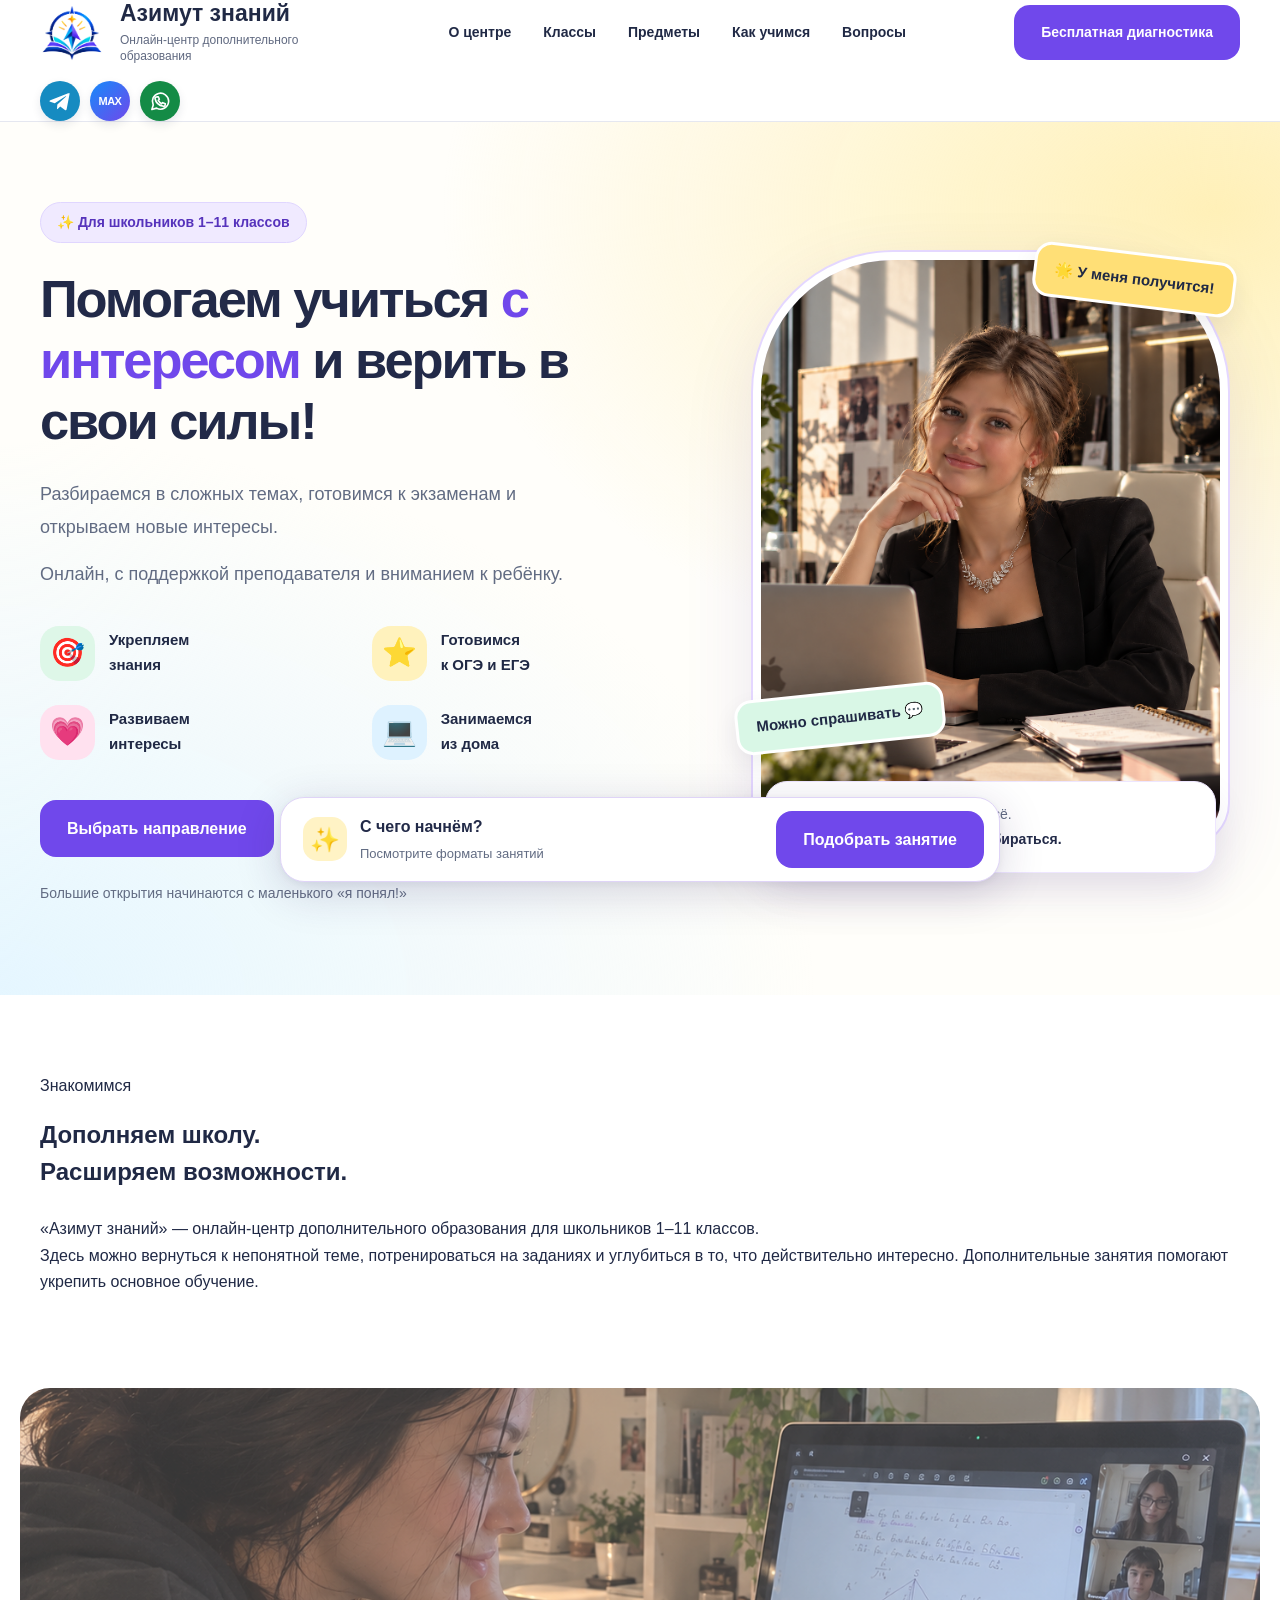
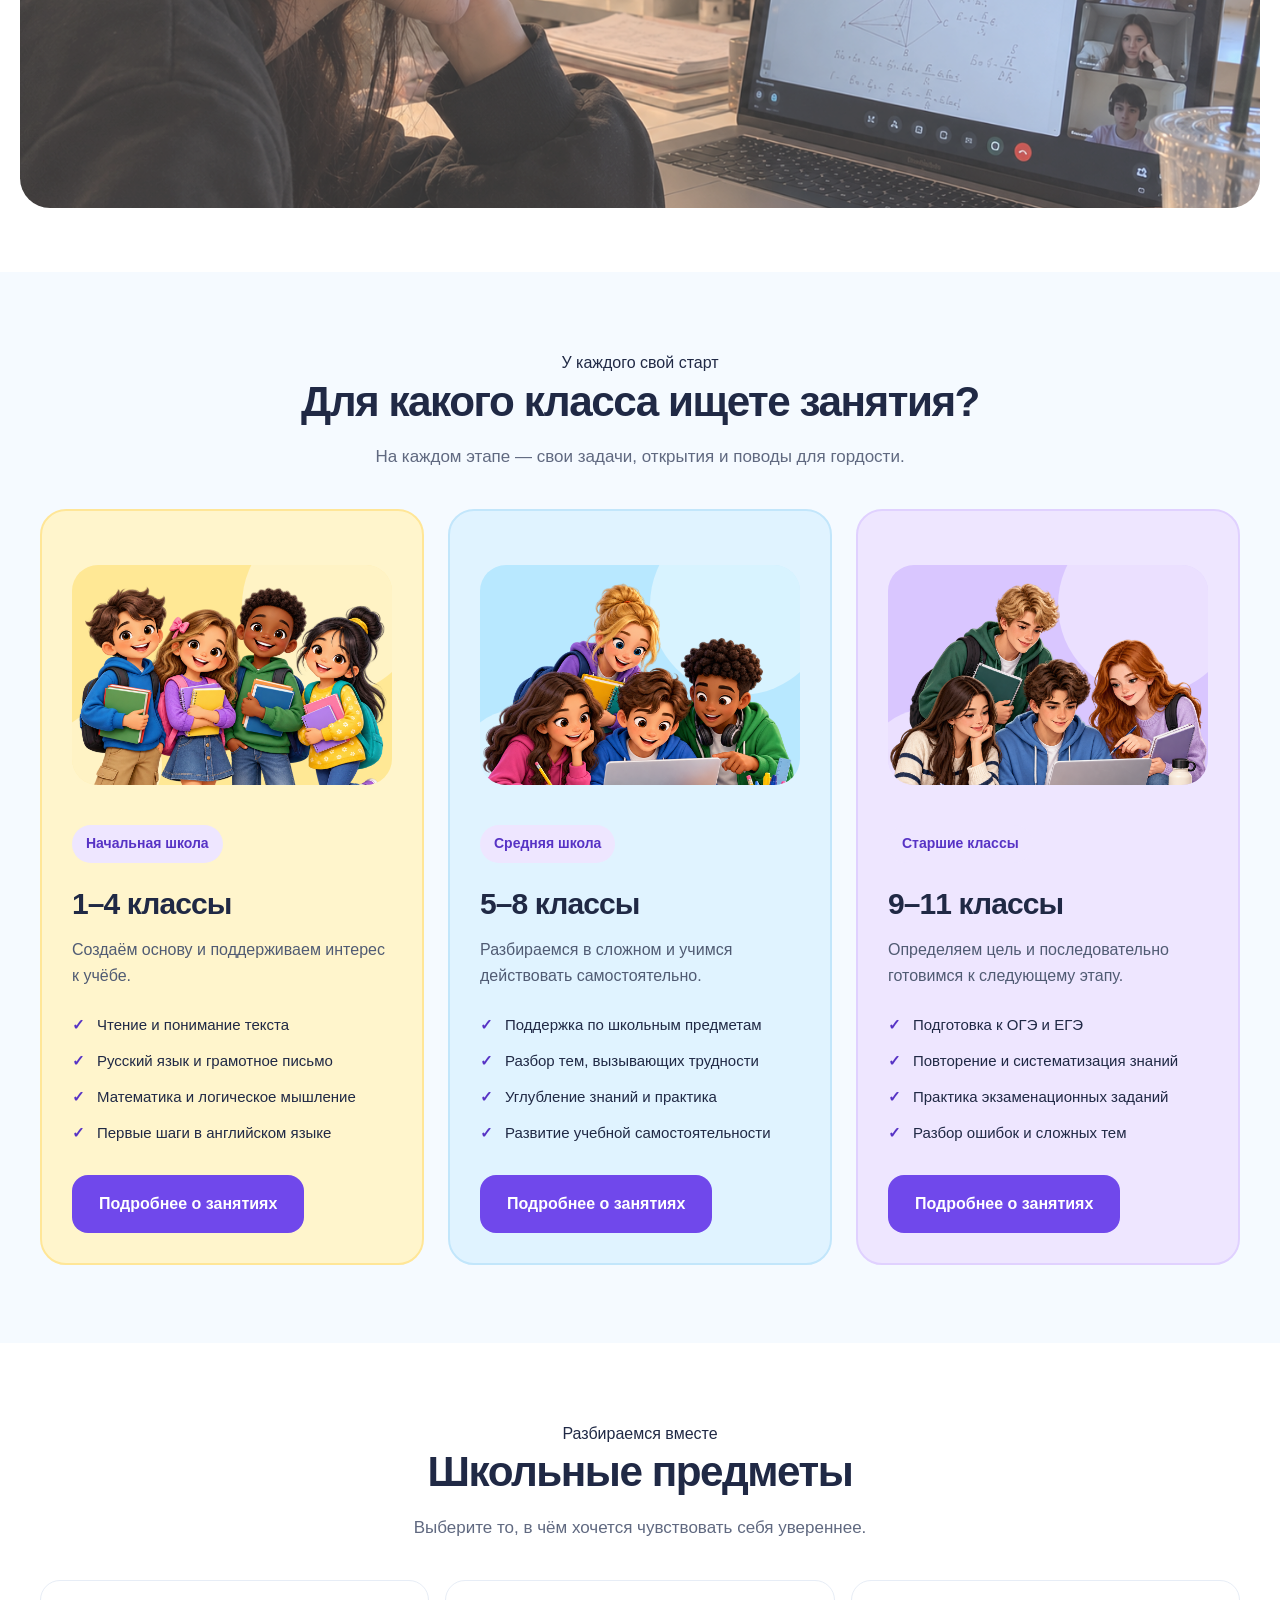
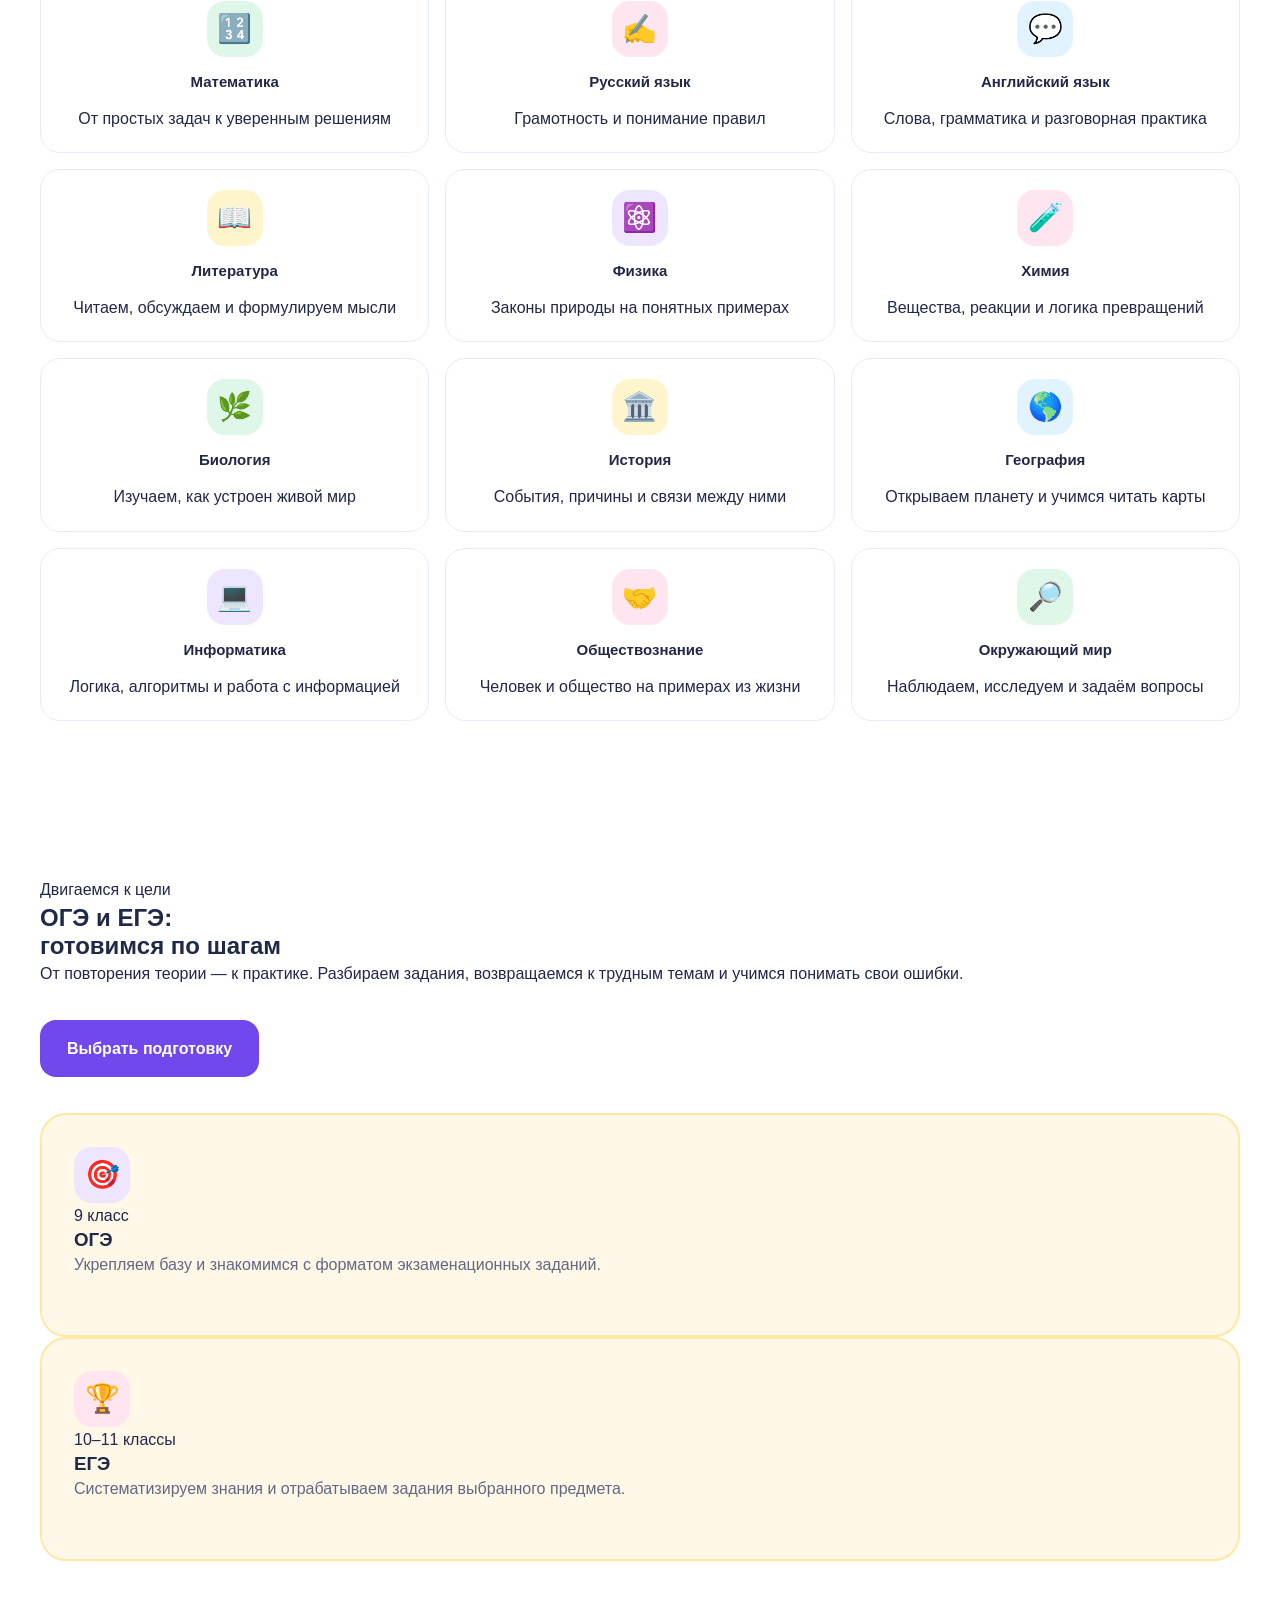
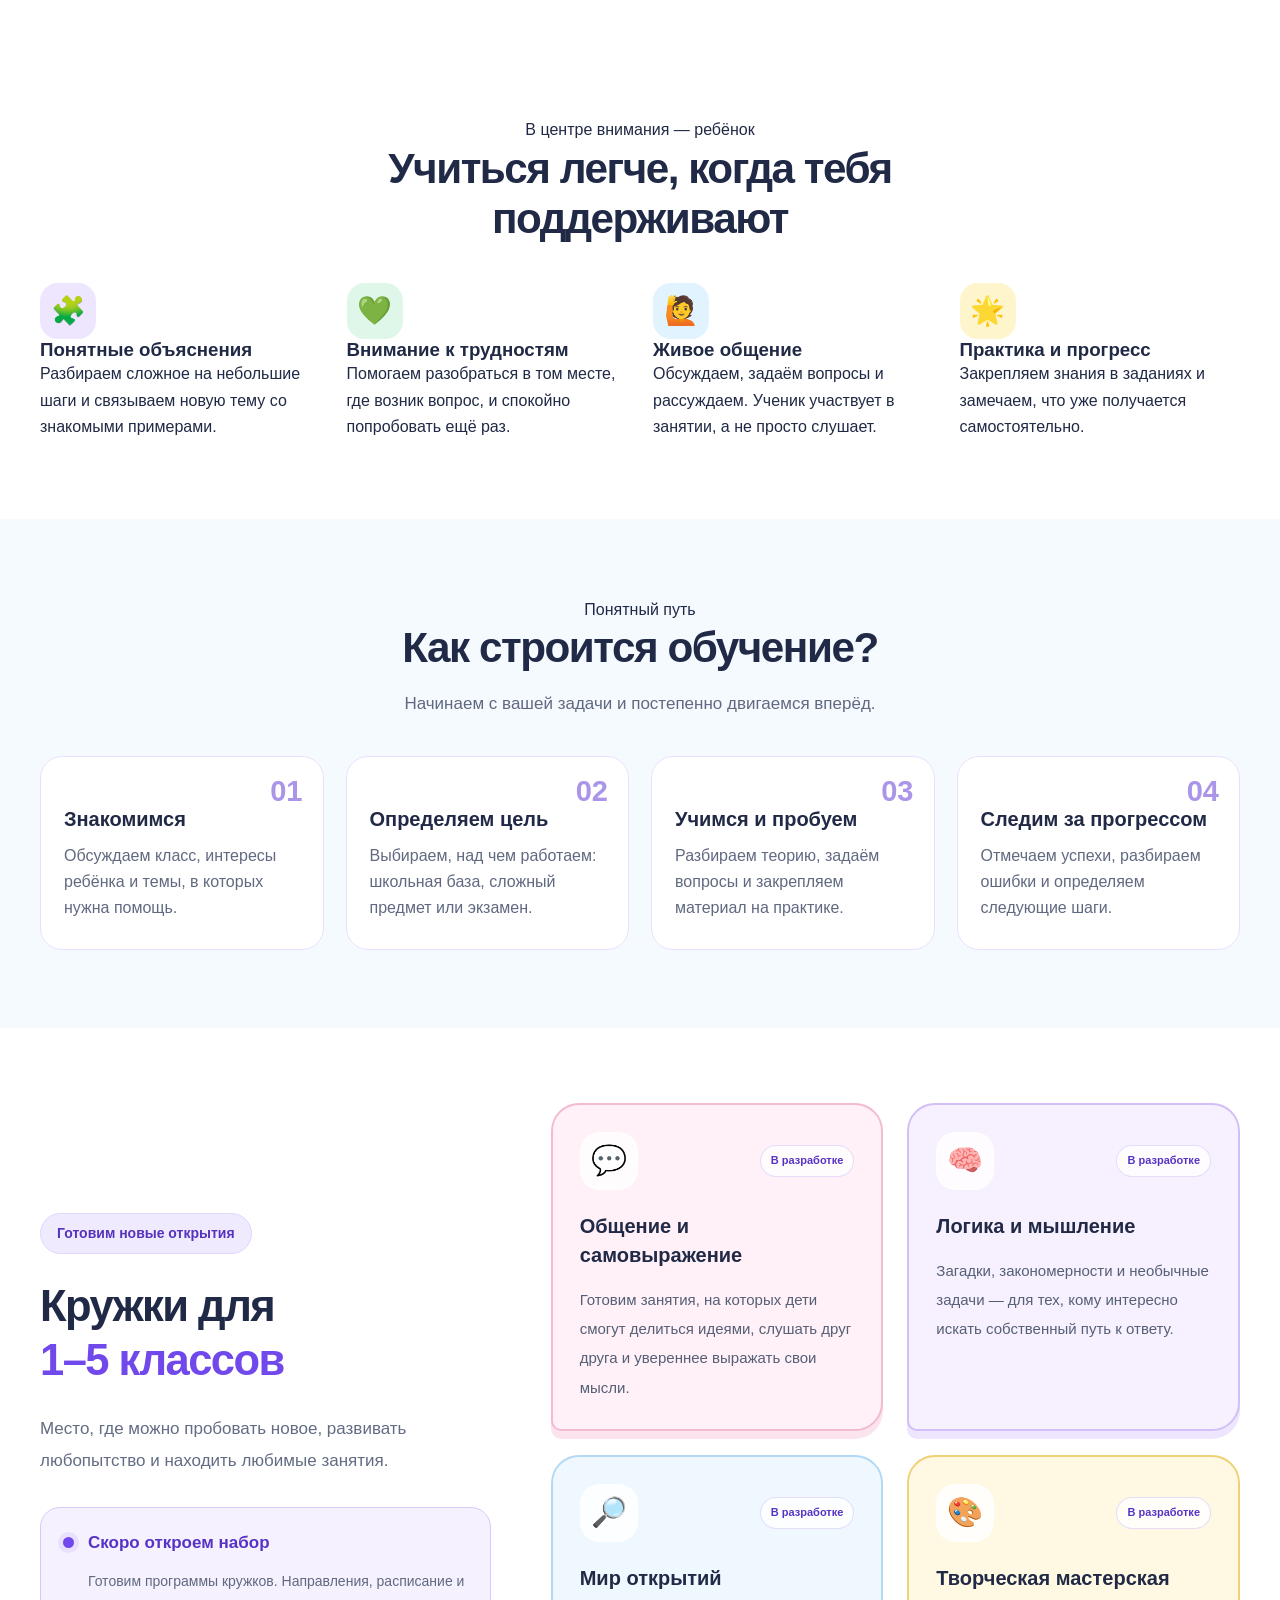
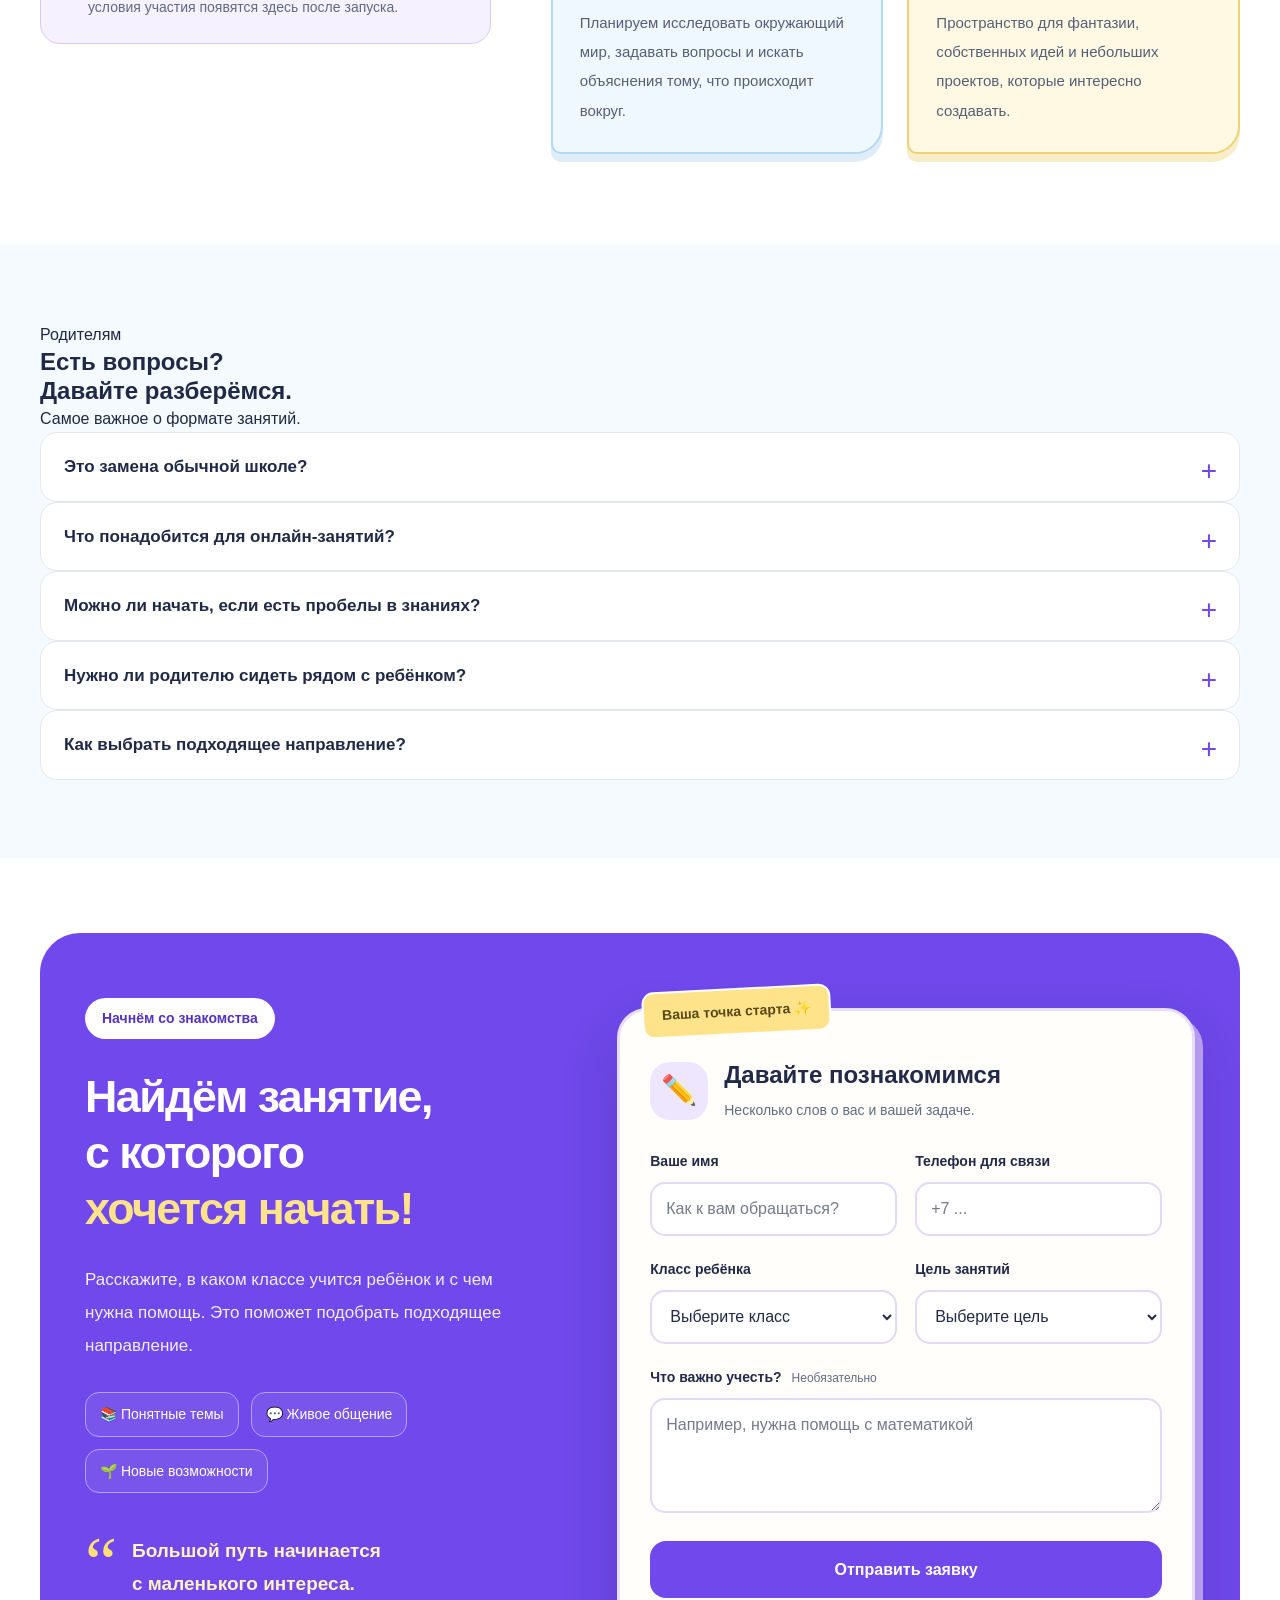
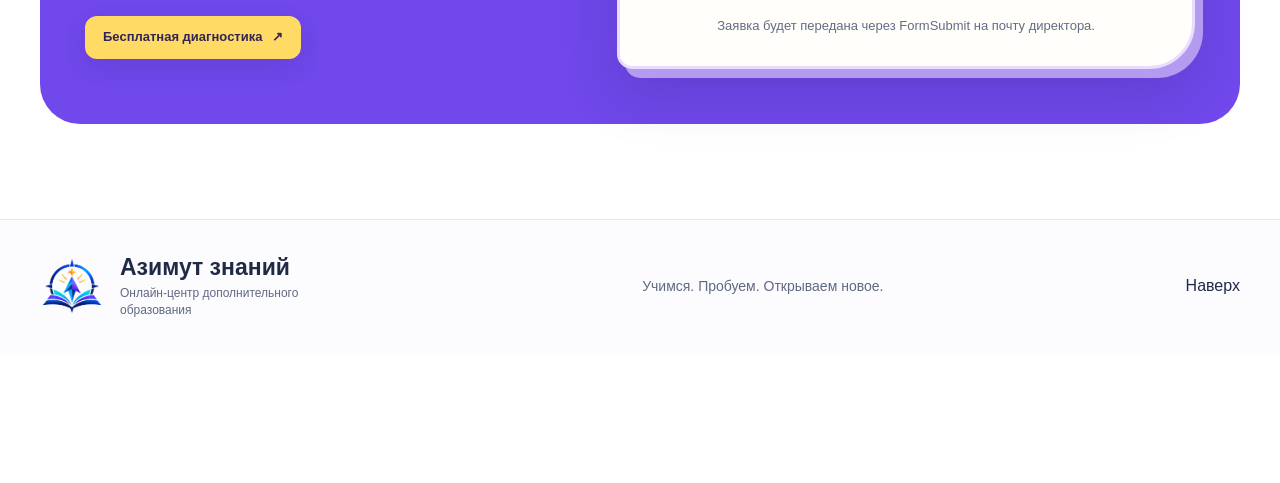
<file: index.html>
<!DOCTYPE html>
<html lang="ru">
<head>
  <meta charset="UTF-8">
  <meta name="viewport" content="width=device-width, initial-scale=1">

  <title>Азимут знаний — онлайн-центр для школьников</title>

  <meta
    name="description"
    content="Дополнительное образование для школьников 1–11 классов: школьные предметы, подготовка к экзаменам и развитие интересов."
  >

  <meta name="theme-color" content="#7047eb">

  <link rel="stylesheet" href="style.css">
</head>

<body>
  <a class="skip-link" href="#main">Перейти к содержимому</a>

  <!-- ШАПКА -->
  <header class="header">
    <div class="container header__inner">
      <a class="logo" href="#home" aria-label="Азимут знаний — главная">
        <img
  class="school-logo-image"
  src="images/logo.png"
  alt=""
  width="64"
  height="64"
>

        <span class="logo__text">
          <strong>Азимут знаний</strong>
          <small>Онлайн-центр дополнительного образования</small>
        </span>
      </a>

      <nav class="nav school-top-nav" aria-label="Основная навигация">
        <a href="#about">О центре</a>
        <a href="#classes">Классы</a>
        <a href="#subjects">Предметы</a>
        <a href="#how">Как учимся</a>
        <a href="#faq">Вопросы</a>
      </nav>

      <a
  class="button button--small"
  href="diagnostic.html"
>
  Бесплатная диагностика
</a>

<div class="school-socials" role="group" aria-label="Наши мессенджеры">

  <!-- Telegram: позже добавь href со ссылкой на аккаунт -->
  <a
    class="school-social school-social--telegram"
    role="link"
    aria-disabled="true"
    aria-label="Telegram — ссылка скоро появится"
    title="Telegram — скоро появится"
  >
    <svg viewBox="0 0 24 24" aria-hidden="true" focusable="false">
      <path
        fill="currentColor"
        d="M21.6 3.3 18.4 20c-.2 1.2-.9 1.5-1.8.9l-4.9-3.6-2.4
        2.3c-.3.3-.5.5-1 .5l.4-5 9.1-8.2c.4-.4-.1-.6-.6-.3L6
        13.7l-4.8-1.5c-1-.3-1-1 .2-1.5L20 3.5c.9-.3 1.7-.2 1.6-.2Z"
      />
    </svg>
  </a>

  <!-- MAX: текстовый значок, позже добавь href -->
  <a
    class="school-social school-social--max"
    role="link"
    aria-disabled="true"
    aria-label="MAX — ссылка скоро появится"
    title="MAX — скоро появится"
  >
    <span class="school-social__max" aria-hidden="true">MAX</span>
  </a>

  <!-- WhatsApp: позже добавь href со ссылкой на аккаунт -->
  <a
    class="school-social school-social--whatsapp"
    role="link"
    aria-disabled="true"
    aria-label="WhatsApp — ссылка скоро появится"
    title="WhatsApp — скоро появится"
  >
    <svg
      viewBox="0 0 24 24"
      fill="none"
      stroke="currentColor"
      stroke-width="1.7"
      stroke-linecap="round"
      stroke-linejoin="round"
      aria-hidden="true"
      focusable="false"
    >
      <path d="M20.5 11.5a8.5 8.5 0 0 1-12.6 7.4L3 20.3l1.4-4.7A8.5 8.5 0 1 1 20.5 11.5Z"/>
      <path d="m8.2 7.2 1.5-.2 1.1 2.7-1.1 1.1a8 8 0 0 0 3.5 3.5l1.1-1.1 2.7 1.1-.2 1.5c-.1.8-.9 1.4-1.7 1.2-4.8-.8-8-4-8.8-8.1-.2-.8.5-1.6 1.9-1.7Z"/>
    </svg>
  </a>

</div>

    </div>
  </header>

  <main id="main">

    <!-- ПЕРВЫЙ ЭКРАН -->
    <section class="school-hero" id="home">
  <div class="container school-hero__layout">

    <div class="school-hero__content">
      <span class="school-label">
        ✨ Для школьников 1–11 классов
      </span>

      <h1>
        Помогаем учиться
        <span>с интересом</span>
        и верить в свои силы!
      </h1>

      <p class="school-hero__description">
        Разбираемся в сложных темах, готовимся к экзаменам
        и открываем новые интересы.
      </p>

      <p class="school-hero__description">
        Онлайн, с поддержкой преподавателя
        и вниманием к ребёнку.
      </p>

      <div class="school-benefits">
        <div class="school-benefit">
          <span class="school-benefit__icon benefit-green"
                aria-hidden="true">🎯</span>
          <span>Укрепляем<br>знания</span>
        </div>

        <div class="school-benefit">
          <span class="school-benefit__icon benefit-yellow"
                aria-hidden="true">⭐</span>
          <span>Готовимся<br>к ОГЭ и ЕГЭ</span>
        </div>

        <div class="school-benefit">
          <span class="school-benefit__icon benefit-pink"
                aria-hidden="true">💗</span>
          <span>Развиваем<br>интересы</span>
        </div>

        <div class="school-benefit">
          <span class="school-benefit__icon benefit-blue"
                aria-hidden="true">💻</span>
          <span>Занимаемся<br>из дома</span>
        </div>
      </div>

      <div class="school-hero__actions">
        <a class="button" href="#classes">
          Выбрать направление
        </a>

        <a class="button button--outline" href="#process">
          Как проходят занятия
        </a>
      </div>

      <p class="school-hero__note">
        Большие открытия начинаются с маленького «я понял!»
      </p>
    </div>

    <div class="school-portrait">
      <div class="school-portrait__frame">

     
      

       
        <img
          class="school-portrait__image"
          src="images/school-hero.jpg"
          alt="Героиня онлайн-центра «Азимут знаний»"
          width="900"
          height="1100"
          fetchpriority="high"
        >
        

      </div>

      <div class="school-portrait__tag portrait-tag--top">
        <span aria-hidden="true">🌟</span>
        У меня получится!
      </div>

      <div class="school-portrait__tag portrait-tag--side">
        Можно спрашивать 💬
      </div>

      <div class="school-portrait__caption">
        <span aria-hidden="true">💜</span>
        <p>
          Не обязательно знать всё.<br>
          <strong>Главное — начать разбираться.</strong>
        </p>
      </div>
    </div>

  </div>
</section>

    <!-- О ЦЕНТРЕ -->
    <section class="section about" id="about">
      <div class="container about__inner">
        <div>
          <span class="section-label">Знакомимся</span>
          <h2 class="about-title-space">
  Дополняем школу.<br>
  Расширяем возможности.
</h2>
          
        </div>

        <div class="about__text">
          <p>
            «Азимут знаний» — онлайн-центр дополнительного образования
            для школьников 1–11 классов.
          </p>

          <p>
            Здесь можно вернуться к непонятной теме, потренироваться
            на заданиях и углубиться в то, что действительно интересно.
            Дополнительные занятия помогают укрепить основное обучение.
          </p>
        </div>
      </div>
    </section>
<!-- КАРТИНКА МЕЖДУ БЛОКАМИ -->

<div class="school-between">
  <div class="container">

    <div class="school-between__frame">

      <img
  class="school-between__image"
  src="images/school-between.png"
  alt="Онлайн-занятие с преподавателем"
  loading="eager"
  onload="this.parentElement.classList.add('has-image')"
  onerror="this.parentElement.classList.remove('has-image')"
>

      <div class="school-between__placeholder">
        <span aria-hidden="true">✦</span>
        <p>Здесь будет ваша картинка</p>
      </div>

    </div>

  </div>
</div>
    <!-- КЛАССЫ -->
    <section class="section section--soft" id="classes">
      <div class="container">
        <div class="section-heading">
          <span class="section-label">У каждого свой старт</span>
          <h2>Для какого класса ищете занятия?</h2>
          <p>На каждом этапе — свои задачи, открытия и поводы для гордости.</p>
        </div>

        <div class="class-grid">
          <article class="class-card class-card--yellow">
            <div class="class-card__top">
              <div class="class-picture class-picture--primary">
  <img
    src="images/classes-primary.png"
    alt="Младшие школьники с книгами"
    width="640"
    height="440"
    loading="lazy"
  >
</div>
              <span class="badge">Начальная школа</span>
            </div>

            <h3>1–4 классы</h3>
            <p>Создаём основу и поддерживаем интерес к учёбе.</p>

            <ul class="check-list">
              <li>Чтение и понимание текста</li>
              <li>Русский язык и грамотное письмо</li>
              <li>Математика и логическое мышление</li>
              <li>Первые шаги в английском языке</li>
            </ul>

            <a class="button" href="school-primary.html">
  Подробнее о занятиях
</a>
          </article>

          <article class="class-card class-card--blue">
            <div class="class-card__top">
              <div class="class-picture class-picture--middle">
  <img
    src="images/classes-middle.png"
    alt="Подростки выполняют учебное задание"
    width="640"
    height="440"
    loading="lazy"
  >
</div>
              <span class="badge">Средняя школа</span>
            </div>

            <h3>5–8 классы</h3>
            <p>Разбираемся в сложном и учимся действовать самостоятельно.</p>

            <ul class="check-list">
              <li>Поддержка по школьным предметам</li>
              <li>Разбор тем, вызывающих трудности</li>
              <li>Углубление знаний и практика</li>
              <li>Развитие учебной самостоятельности</li>
            </ul>

            <a class="button" href="school-middle.html">
  Подробнее о занятиях
</a>
          </article>

          <article class="class-card class-card--purple">
            <div class="class-card__top">
             <div class="class-picture class-picture--senior">
  <img
    src="images/classes-senior.png"
    alt="Старшеклассники готовятся к занятиям"
    width="640"
    height="440"
    loading="lazy"
  >
</div>
              <span class="badge">Старшие классы</span>
            </div>

            <h3>9–11 классы</h3>
            <p>Определяем цель и последовательно готовимся к следующему этапу.</p>

            <ul class="check-list">
              <li>Подготовка к ОГЭ и ЕГЭ</li>
              <li>Повторение и систематизация знаний</li>
              <li>Практика экзаменационных заданий</li>
              <li>Разбор ошибок и сложных тем</li>
            </ul>

            <a class="button" href="school-senior.html">
  Подробнее о занятиях
</a>
          </article>
        </div>
      </div>

    </section>

    <!-- ПРЕДМЕТЫ -->
    <section class="section" id="subjects">
      <div class="container">
        <div class="section-heading">
          <span class="section-label">Разбираемся вместе</span>
          <h2>Школьные предметы</h2>
          <p>Выберите то, в чём хочется чувствовать себя увереннее.</p>
        </div>

        <div class="subject-grid">
          <a class="subject-card" href="math.html">
            <span class="icon icon--green" aria-hidden="true">🔢</span>
            <h3>Математика</h3>
            <p>От простых задач к уверенным решениям</p>
          </a>

          <a class="subject-card" href="russian.html">
            <span class="icon icon--pink" aria-hidden="true">✍️</span>
            <h3>Русский язык</h3>
            <p>Грамотность и понимание правил</p>
          </a>

          <a class="subject-card" href="english.html">
            <span class="icon icon--blue" aria-hidden="true">💬</span>
            <h3>Английский язык</h3>
            <p>Слова, грамматика и разговорная практика</p>
          </a>

          <a class="subject-card" href="literature.html">
            <span class="icon icon--yellow" aria-hidden="true">📖</span>
            <h3>Литература</h3>
            <p>Читаем, обсуждаем и формулируем мысли</p>
          </a>

          <a class="subject-card" href="physics.html">
            <span class="icon icon--purple" aria-hidden="true">⚛️</span>
            <h3>Физика</h3>
            <p>Законы природы на понятных примерах</p>
          </a>

          <a class="subject-card" href="chemistry.html">
            <span class="icon icon--pink" aria-hidden="true">🧪</span>
            <h3>Химия</h3>
            <p>Вещества, реакции и логика превращений</p>
          </a>

          <a class="subject-card" href="biology.html">
            <span class="icon icon--green" aria-hidden="true">🌿</span>
            <h3>Биология</h3>
            <p>Изучаем, как устроен живой мир</p>
          </a>

          <a class="subject-card" href="history.html">
            <span class="icon icon--yellow" aria-hidden="true">🏛️</span>
            <h3>История</h3>
            <p>События, причины и связи между ними</p>
          </a>

          <a class="subject-card" href="geography.html">
            <span class="icon icon--blue" aria-hidden="true">🌎</span>
            <h3>География</h3>
            <p>Открываем планету и учимся читать карты</p>
          </a>

          <a class="subject-card" href="informatics.html">
            <span class="icon icon--purple" aria-hidden="true">💻</span>
            <h3>Информатика</h3>
            <p>Логика, алгоритмы и работа с информацией</p>
          </a>

          <a class="subject-card" href="social.html">
            <span class="icon icon--pink" aria-hidden="true">🤝</span>
            <h3>Обществознание</h3>
            <p>Человек и общество на примерах из жизни</p>
          </a>

          <a class="subject-card" href="nature.html">
            <span class="icon icon--green" aria-hidden="true">🔎</span>
            <h3>Окружающий мир</h3>
            <p>Наблюдаем, исследуем и задаём вопросы</p>
          </a>
        </div>
      </div>
    </section>

    <!-- ЭКЗАМЕНЫ -->
    <section class="section exams" id="exams">
      <div class="container exams__inner">
        <div class="exams__content">
          <span class="section-label">Двигаемся к цели</span>
          <h2>ОГЭ и ЕГЭ:<br>готовимся по шагам</h2>

          <p>
            От повторения теории — к практике. Разбираем задания,
            возвращаемся к трудным темам и учимся понимать свои ошибки.
          </p>

          <a class="button exam-button-space" href="#application">
            Выбрать подготовку
            
          </a>
        </div>

        <div class="exam-grid">
          <article class="exam-card">
            <span class="icon icon--purple" aria-hidden="true">🎯</span>
            <span class="exam-card__class">9 класс</span>
            <h3>ОГЭ</h3>
            <p>
              Укрепляем базу и знакомимся с форматом
              экзаменационных заданий.
            </p>
          </article>

          <article class="exam-card">
            <span class="icon icon--pink" aria-hidden="true">🏆</span>
            <span class="exam-card__class">10–11 классы</span>
            <h3>ЕГЭ</h3>
            <p>
              Систематизируем знания и отрабатываем
              задания выбранного предмета.
            </p>
          </article>
        </div>
      </div>
    </section>

    <!-- ПОДХОД -->
    <section class="section">
      <div class="container">
        <div class="section-heading">
          <span class="section-label">В центре внимания — ребёнок</span>
          <h2>Учиться легче, когда тебя поддерживают</h2>
        </div>

        <div class="feature-grid">
          <article class="feature-card">
            <span class="icon icon--purple" aria-hidden="true">🧩</span>
            <h3>Понятные объяснения</h3>
            <p>
              Разбираем сложное на небольшие шаги
              и связываем новую тему со знакомыми примерами.
            </p>
          </article>

          <article class="feature-card">
            <span class="icon icon--green" aria-hidden="true">💚</span>
            <h3>Внимание к трудностям</h3>
            <p>
              Помогаем разобраться в том месте,
              где возник вопрос, и спокойно попробовать ещё раз.
            </p>
          </article>

          <article class="feature-card">
            <span class="icon icon--blue" aria-hidden="true">🙋</span>
            <h3>Живое общение</h3>
            <p>
              Обсуждаем, задаём вопросы и рассуждаем.
              Ученик участвует в занятии, а не просто слушает.
            </p>
          </article>

          <article class="feature-card">
            <span class="icon icon--yellow" aria-hidden="true">🌟</span>
            <h3>Практика и прогресс</h3>
            <p>
              Закрепляем знания в заданиях и замечаем,
              что уже получается самостоятельно.
            </p>
          </article>
        </div>
      </div>
    </section>

    <!-- ЭТАПЫ ОБУЧЕНИЯ -->
    <section class="section section--soft" id="how">
      <div class="container">
        <div class="section-heading">
          <span class="section-label">Понятный путь</span>
          <h2>Как строится обучение?</h2>
          <p>Начинаем с вашей задачи и постепенно двигаемся вперёд.</p>
        </div>

        <ol class="steps">
          <li class="step">
            <span class="step__number">01</span>
            <h3>Знакомимся</h3>
            <p>
              Обсуждаем класс, интересы ребёнка
              и темы, в которых нужна помощь.
            </p>
          </li>

          <li class="step">
            <span class="step__number">02</span>
            <h3>Определяем цель</h3>
            <p>
              Выбираем, над чем работаем:
              школьная база, сложный предмет или экзамен.
            </p>
          </li>

          <li class="step">
            <span class="step__number">03</span>
            <h3>Учимся и пробуем</h3>
            <p>
              Разбираем теорию, задаём вопросы
              и закрепляем материал на практике.
            </p>
          </li>

          <li class="step">
            <span class="step__number">04</span>
            <h3>Следим за прогрессом</h3>
            <p>
              Отмечаем успехи, разбираем ошибки
              и определяем следующие шаги.
            </p>
          </li>
        </ol>
      </div>
    </section>

    <!-- ДОПОЛНИТЕЛЬНЫЕ ИНТЕРЕСЫ -->
    <!-- КРУЖКИ ДЛЯ 1–5 КЛАССОВ -->

<section
  class="school-interests school-clubs"
  id="interests"
>
  <div class="container school-interests__layout">

    <div class="school-interests__intro">

      <span class="school-label">
        Готовим новые открытия
      </span>

      <h2>
        Кружки для<br>
        <span>1–5 классов</span>
      </h2>

      <p>
        Место, где можно пробовать новое,
        развивать любопытство и находить
        любимые занятия.
      </p>

      <div class="school-clubs__announcement">
        <span
          class="school-clubs__dot"
          aria-hidden="true"
        ></span>

        <div>
          <strong>Скоро откроем набор</strong>

          <p>
            Готовим программы кружков.
            Направления, расписание и условия участия
            появятся здесь после запуска.
          </p>
        </div>
      </div>

    </div>

    <div class="school-interest-grid">

      <article class="school-interest interest--pink">

        <div class="school-clubs__card-top">
          <span
            class="school-interest__icon"
            aria-hidden="true"
          >
            💬
          </span>

          <span class="school-clubs__soon">
            В разработке
          </span>
        </div>

        <h3>Общение и самовыражение</h3>

        <p>
          Готовим занятия, на которых дети смогут
          делиться идеями, слушать друг друга
          и увереннее выражать свои мысли.
        </p>

      </article>

      <article class="school-interest interest--purple">

        <div class="school-clubs__card-top">
          <span
            class="school-interest__icon"
            aria-hidden="true"
          >
            🧠
          </span>

          <span class="school-clubs__soon">
            В разработке
          </span>
        </div>

        <h3>Логика и мышление</h3>

        <p>
          Загадки, закономерности и необычные задачи —
          для тех, кому интересно искать
          собственный путь к ответу.
        </p>

      </article>

      <article class="school-interest interest--blue">

        <div class="school-clubs__card-top">
          <span
            class="school-interest__icon"
            aria-hidden="true"
          >
            🔎
          </span>

          <span class="school-clubs__soon">
            В разработке
          </span>
        </div>

        <h3>Мир открытий</h3>

        <p>
          Планируем исследовать окружающий мир,
          задавать вопросы и искать объяснения
          тому, что происходит вокруг.
        </p>

      </article>

      <article class="school-interest interest--yellow">

        <div class="school-clubs__card-top">
          <span
            class="school-interest__icon"
            aria-hidden="true"
          >
            🎨
          </span>

          <span class="school-clubs__soon">
            В разработке
          </span>
        </div>

        <h3>Творческая мастерская</h3>

        <p>
          Пространство для фантазии, собственных
          идей и небольших проектов,
          которые интересно создавать.
        </p>

      </article>

    </div>

  </div>
</section>
  
    
      </article>

    </div>
  </div>
</section>

    <!-- ВОПРОСЫ -->
    <section class="section section--soft" id="faq">
      <div class="container faq">
        <div class="faq__intro">
          <span class="section-label">Родителям</span>
          <h2>Есть вопросы?<br>Давайте разберёмся.</h2>
          <p>Самое важное о формате занятий.</p>
        </div>

        <div class="faq__list">
          <details class="faq-item">
            <summary>Это замена обычной школе?</summary>
            <p>
              Нет. Занятия в центре дополняют основное образование:
              помогают разобраться в предметах, углубить знания
              и подготовиться к экзаменам.
            </p>
          </details>

          <details class="faq-item">
            <summary>Что понадобится для онлайн-занятий?</summary>
            <p>
              Компьютер или планшет, стабильное подключение
              к интернету, камера и микрофон. Также стоит
              подготовить тетрадь, ручку и удобное рабочее место.
            </p>
          </details>

          <details class="faq-item">
            <summary>Можно ли начать, если есть пробелы в знаниях?</summary>
            <p>
              Да, работу можно начать с тем, которые вызывают
              трудности. Сначала важно понять, где возникло
              непонимание, а затем двигаться от простого к сложному.
            </p>
          </details>

          <details class="faq-item">
            <summary>Нужно ли родителю сидеть рядом с ребёнком?</summary>
            <p>
              Младшим школьникам может понадобиться помощь
              с подключением и подготовкой материалов.
              Дальнейшее участие лучше обсудить с преподавателем
              с учётом возраста и самостоятельности ребёнка.
            </p>
          </details>

          <details class="faq-item">
            <summary>Как выбрать подходящее направление?</summary>
            <p>
              Начните с главной задачи: укрепить школьную базу,
              разобраться в конкретном предмете, подготовиться
              к экзамену или развить интерес. Затем учитывайте
              класс и текущий уровень ребёнка.
            </p>
          </details>
        </div>
      </div>
    </section>

    <!-- ЗАЯВКА: ОТПРАВКУ ПОДКЛЮЧИМ В SCRIPT.JS -->
    <section class="school-meeting" id="request">
  <div class="container">
    <div class="school-meeting__layout">

      <div class="school-meeting__intro">
        <span class="school-label school-label--white">
          Начнём со знакомства
        </span>

        <h2>
          Найдём занятие,<br>
          с которого<br>
          <span>хочется начать!</span>
        </h2>

        <p>
          Расскажите, в каком классе учится ребёнок
          и с чем нужна помощь. Это поможет
          подобрать подходящее направление.
        </p>

        <div class="school-meeting__chips">
          <span>📚 Понятные темы</span>
          <span>💬 Живое общение</span>
          <span>🌱 Новые возможности</span>
        </div>

          <div class="school-meeting__quote">
    <span aria-hidden="true">“</span>

    <p>
      Большой путь начинается<br>
      с маленького интереса.
    </p>
  </div>

  <a
    class="button school-diagnostic-button"
    href="diagnostic.html"
  >
    Бесплатная диагностика
    <span aria-hidden="true">↗</span>
  </a>

</div>
<!-- Здесь заканчивается левая колонка -->
      

      <div class="school-application">
        <div class="school-application__tab">
          Ваша точка старта ✨
        </div>

        <form
  class="school-application__form"
  id="request-form"
  action="https://formsubmit.co/koptseva.md@mail.ru"
  method="POST"
>
  <input
    type="hidden"
    name="_subject"
    value="Азимут знаний — новая заявка на бесплатную диагностику"
  >

  <input
    type="hidden"
    name="_template"
    value="table"
  >

  <input
    type="hidden"
    name="Название сайта"
    value="Азимут знаний — онлайн-центр дополнительного образования"
  >

  <input
    type="hidden"
    name="Страница заявки"
    id="application-source"
    value=""
  >

  <input
    type="hidden"
    name="_next"
    id="application-next"
    disabled
  >
          <div class="school-application__heading">
            <span class="school-application__icon"
                  aria-hidden="true">✏️</span>

            <div>
              <h3>Давайте познакомимся</h3>
              <p>Несколько слов о вас и вашей задаче.</p>
            </div>
          </div>

          <div class="school-form-grid">
            <div class="school-field">
              <label for="parent-name">Ваше имя</label>
              <input
                id="parent-name"
                name="Имя родителя"
                type="text"
                autocomplete="name"
                placeholder="Как к вам обращаться?"
                required
              >
            </div>

            <div class="school-field">
              <label for="phone">Телефон для связи</label>
              <input
                id="phone"
                name="Телефон"
                type="tel"
                autocomplete="tel"
                placeholder="+7 ..."
                required
              >
            </div>

            <div class="school-field">
              <label for="student-grade">Класс ребёнка</label>

              <select id="student-grade" name="Класс" required>
                <option value="" disabled selected>
                  Выберите класс
                </option>
                <option value="1">1 класс</option>
                <option value="2">2 класс</option>
                <option value="3">3 класс</option>
                <option value="4">4 класс</option>
                <option value="5">5 класс</option>
                <option value="6">6 класс</option>
                <option value="7">7 класс</option>
                <option value="8">8 класс</option>
                <option value="9">9 класс</option>
                <option value="10">10 класс</option>
                <option value="11">11 класс</option>
              </select>
            </div>

            <div class="school-field">
              <label for="learning-purpose">Цель занятий</label>

              <select
  id="learning-purpose"
  name="Цель занятий"
  required
>
  <option value="" disabled selected>
    Выберите цель
  </option>

  <option value="Разобраться в предмете">
    Разобраться в предмете
  </option>

  <option value="Подготовиться к ОГЭ">
    Подготовиться к ОГЭ
  </option>

  <option value="Подготовиться к ЕГЭ">
    Подготовиться к ЕГЭ
  </option>

  <option value="Развить интересы">
    Развить интересы
  </option>

  <option value="Нужна помощь с выбором">
    Нужна помощь с выбором
  </option>
</select>
            </div>

            <div class="school-field school-field--wide">
              <label for="learning-goal">
                Что важно учесть?
                <span>Необязательно</span>
              </label>

              <textarea
                id="learning-goal"
                name="Комментарий"
                rows="3"
                placeholder="Например, нужна помощь с математикой"
              ></textarea>
            </div>
          </div>

          <button
  class="button school-application__submit"
  type="submit"
  disabled
  aria-describedby="form-status"
>
  Отправить заявку
</button>

<p
  class="school-application__notice"
  id="form-status"
  role="status"
>
  Для отправки заявки включите JavaScript.
</p>
        </form>
      </div>

    </div>
  </div>
</section>
  </main>

  <!-- ПОДВАЛ -->
  <footer class="footer">
    <div class="container footer__inner">
      <a class="logo" href="#home">
        <img
  class="school-logo-image"
  src="images/logo.png"
  alt=""
  width="64"
  height="64"
>
        <span class="logo__text">
          <strong>Азимут знаний</strong>
          <small>Онлайн-центр дополнительного образования</small>
        </span>
      </a>

      <p>Учимся. Пробуем. Открываем новое.</p>

      <a class="footer__link" href="#home">Наверх</a>
    </div>
  </footer>

  <!-- Подключим после создания файла:
  <script src="script.js" defer></script>
  -->
  <aside class="school-dock" aria-label="Подбор занятий">
  <div class="school-dock__text">
    <span class="school-dock__icon" aria-hidden="true">✨</span>

    <div>
      <strong>С чего начнём?</strong>
      <span>Посмотрите форматы занятий</span>
    </div>
  </div>

  <a class="button school-dock__button" href="tariffs.html">
    Подобрать занятие
  </a>
</aside>
<script src="application.js" defer></script>
</body>
</html>
</file>
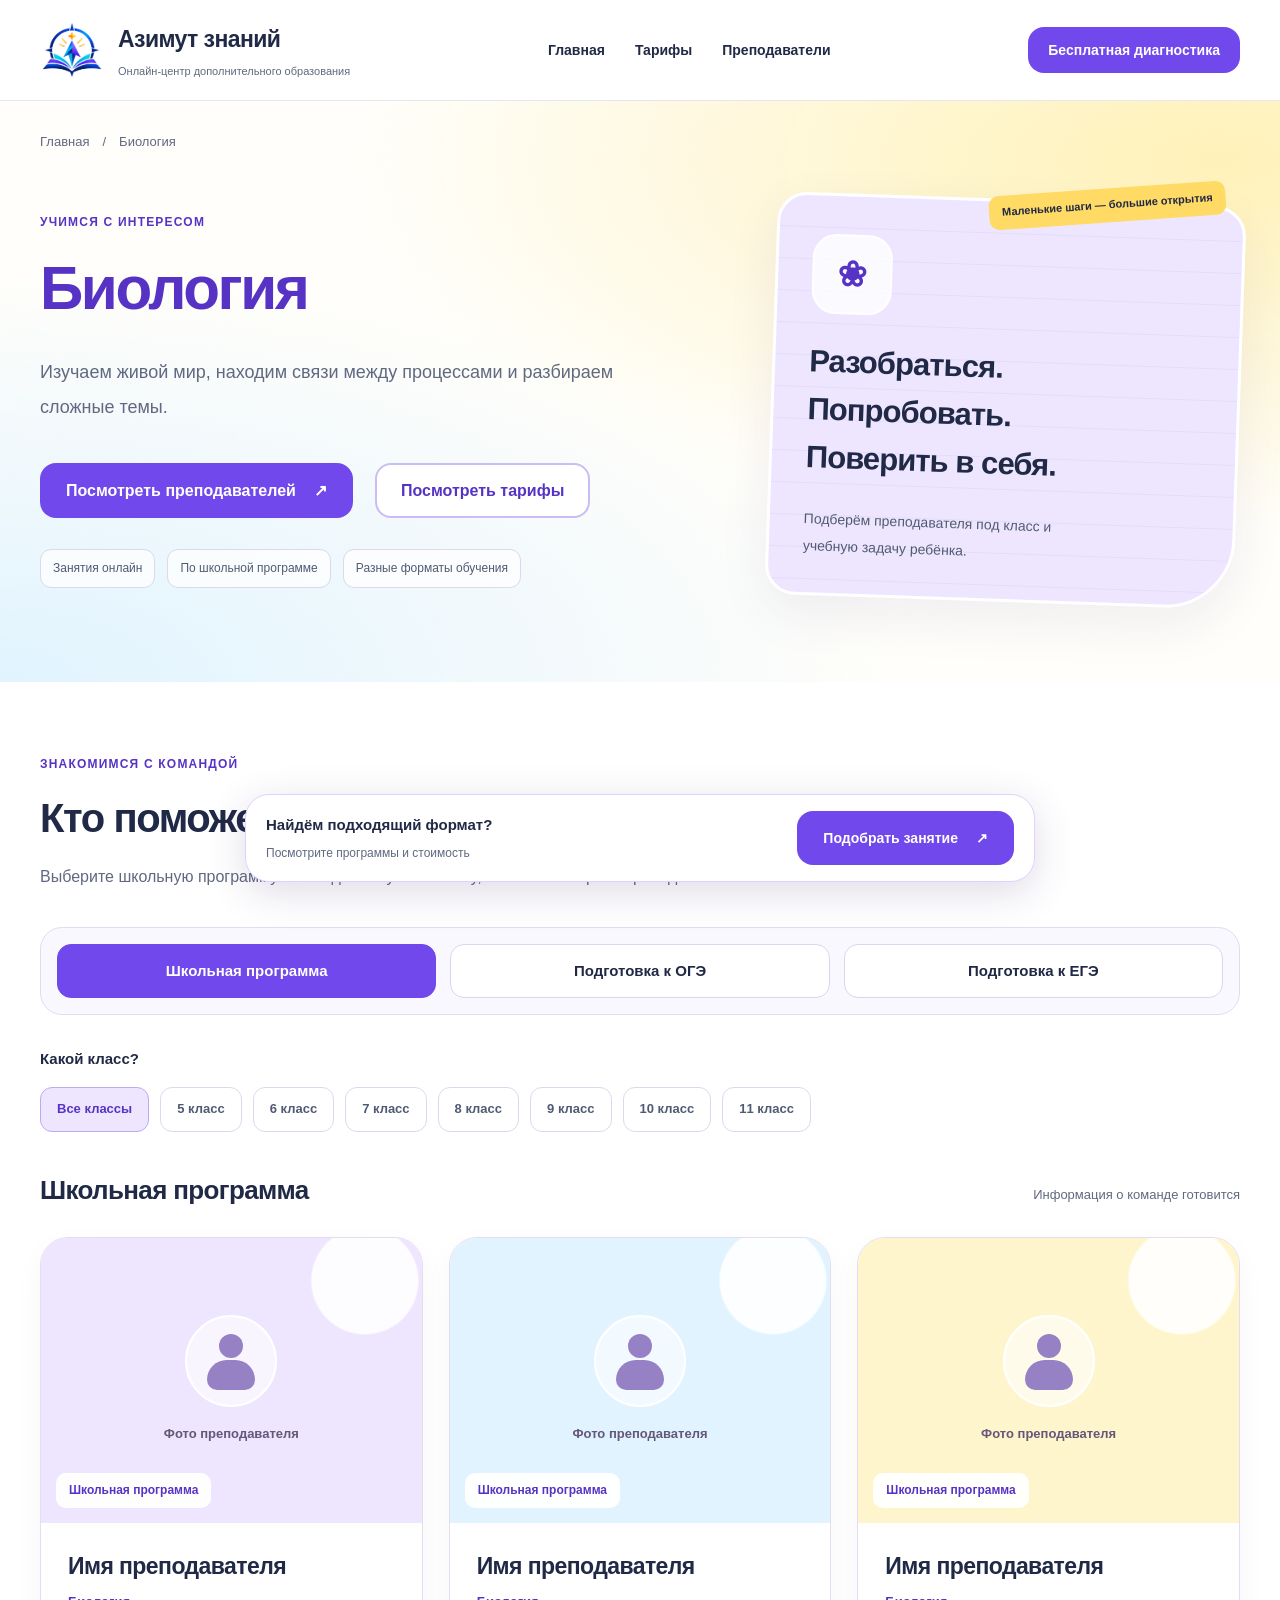
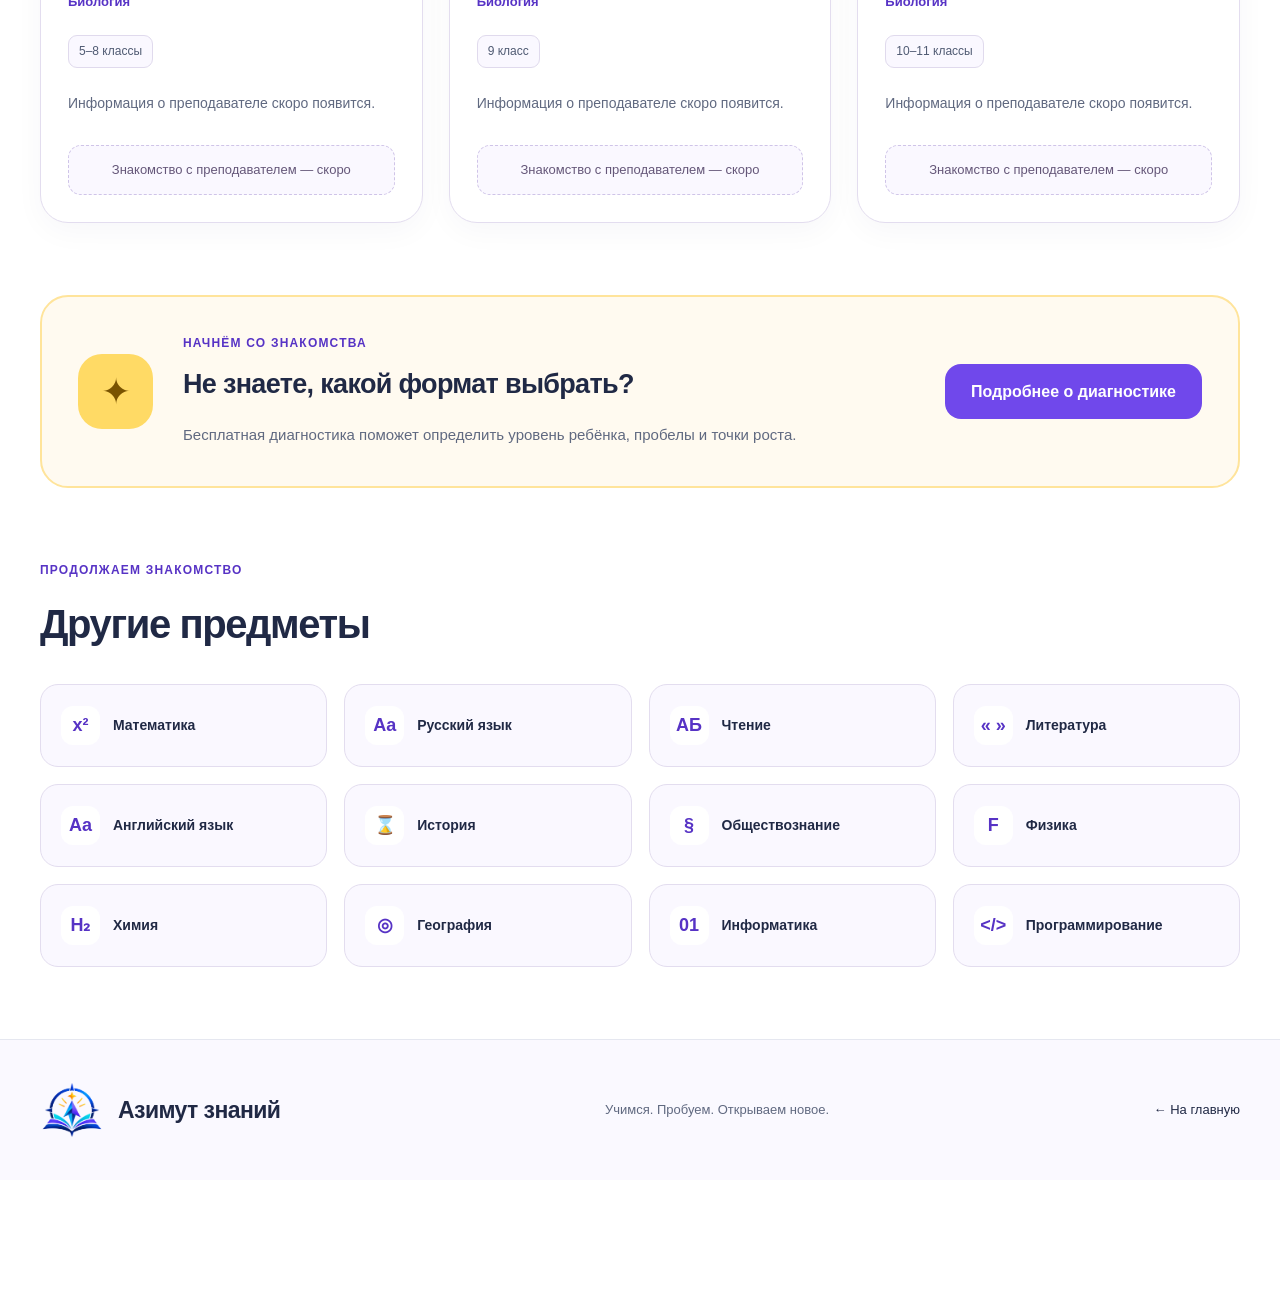
<file: biology.html>
<!DOCTYPE html>
<html lang="ru">
<head>
  <meta charset="UTF-8">

  <meta
    name="viewport"
    content="width=device-width, initial-scale=1"
  >

  <title>Предмет — Азимут знаний</title>

  <meta
    name="description"
    content="Преподаватели онлайн-центра «Азимут знаний». Школьная программа и подготовка к экзаменам."
  >

  <meta name="theme-color" content="#7048eb">

  <!-- Используем оформление, которое уже создали для тарифов -->
  <link rel="stylesheet" href="tariffs.css">

  <!-- Дополнительное оформление предметных страниц -->
  <link rel="stylesheet" href="subject.css">

  <script src="subject.js" defer></script>
</head>

<body class="subject-page">

  <a class="skip-link" href="#main">
    Перейти к содержимому
  </a>

  <!-- ШАПКА -->

  <header class="site-header">
    <div class="container header-inner">

      <a
        class="logo"
        href="index.html"
        aria-label="Азимут знаний — на главную"
      >
        <img
          src="images/logo.png"
          alt=""
          width="64"
          height="64"
        >

        <span class="logo-text">
          <strong>Азимут знаний</strong>

          <small>
            Онлайн-центр дополнительного образования
          </small>
        </span>
      </a>

      <nav class="main-nav" aria-label="Основная навигация">
        <a href="index.html">Главная</a>
        <a href="tariffs.html">Тарифы</a>
        <a href="#teachers">Преподаватели</a>
      </nav>

      <a
        class="button button-small header-button"
        href="tariffs.html#diagnostic"
      >
        Бесплатная диагностика
      </a>

    </div>
  </header>

  <main id="main">

    <!-- ПЕРВЫЙ ЭКРАН -->

    <section class="subject-hero">
      <div class="container">

        <nav class="breadcrumbs" aria-label="Хлебные крошки">
          <a href="index.html">Главная</a>
          <span aria-hidden="true">/</span>
          <span id="breadcrumb-subject">Предмет</span>
        </nav>

        <div class="subject-hero-grid">

          <div>
            <span class="eyebrow">
              Учимся с интересом
            </span>

            <h1 id="subject-title">Предмет</h1>

            <p
              class="subject-description"
              id="subject-description"
            ></p>

            <div class="subject-actions">
              <a class="button" href="#teachers">
                Посмотреть преподавателей
                <span aria-hidden="true">↗</span>
              </a>

              <a
                class="button button-outline"
                href="tariffs.html"
              >
                Посмотреть тарифы
              </a>
            </div>

            <div class="subject-tags">
              <span>Занятия онлайн</span>
              <span>По школьной программе</span>
              <span>Разные форматы обучения</span>
            </div>
          </div>

          <aside class="subject-notebook">
            <span class="notebook-sticker">
              Маленькие шаги — большие открытия
            </span>

            <div
              class="subject-symbol"
              id="subject-symbol"
              aria-hidden="true"
            >
              ✦
            </div>

            <h2>
              Разобраться.
              <br>
              Попробовать.
              <br>
              Поверить в себя.
            </h2>

            <p>
              Подберём преподавателя под класс
              и учебную задачу ребёнка.
            </p>
          </aside>

        </div>
      </div>
    </section>

    <!-- ПРЕПОДАВАТЕЛИ -->

    <section
      class="container section"
      id="teachers"
      aria-labelledby="teachers-title"
    >
      <div class="section-heading">
        <span class="eyebrow">
          Знакомимся с командой
        </span>

        <h2 id="teachers-title">
          Кто поможет разобраться в предмете?
        </h2>

        <p>
          Выберите школьную программу или подготовку
          к экзамену, затем посмотрите преподавателей.
        </p>
      </div>

      <div
        class="teacher-modes"
        id="teacher-modes"
        role="group"
        aria-label="Направление занятий"
      ></div>

      <div class="class-filter-block" id="class-filter-block">
        <p class="filter-label">
          Какой класс?
        </p>

        <div
          class="teacher-classes"
          id="teacher-classes"
          role="group"
          aria-label="Выбор класса"
        ></div>
      </div>

      <div class="teacher-results-heading">
        <h3 id="teacher-section-title">
          Школьная программа
        </h3>

        <p id="teacher-count" role="status"></p>
      </div>

      <div class="teacher-grid" id="teacher-grid"></div>

      <p class="teachers-empty" id="teachers-empty" hidden>
        Информация о преподавателях этого направления
        скоро появится.
      </p>

      <noscript>
        <p class="notice">
          Для просмотра карточек преподавателей
          включите JavaScript в браузере.
        </p>
      </noscript>
    </section>

    <!-- ПОМОЩЬ С ВЫБОРОМ -->

    <section class="container subject-help">
      <div class="help-icon" aria-hidden="true">
        ✦
      </div>

      <div class="subject-help-content">
        <span class="eyebrow">
          Начнём со знакомства
        </span>

        <h2>Не знаете, какой формат выбрать?</h2>

        <p>
          Бесплатная диагностика поможет определить
          уровень ребёнка, пробелы и точки роста.
        </p>
      </div>

      <a
        class="button"
        href="tariffs.html#diagnostic"
      >
        Подробнее о диагностике
      </a>
    </section>

    <!-- ДРУГИЕ ПРЕДМЕТЫ -->

    <section
      class="container section"
      aria-labelledby="other-subjects-title"
    >
      <div class="section-heading">
        <span class="eyebrow">
          Продолжаем знакомство
        </span>

        <h2 id="other-subjects-title">
          Другие предметы
        </h2>
      </div>

      <nav
        class="other-subjects"
        id="other-subjects"
        aria-label="Другие предметы школы"
      ></nav>
    </section>

  </main>

  <!-- ПОДВАЛ -->

  <footer class="site-footer">
    <div class="container footer-inner">

      <a class="logo subject-footer-logo" href="index.html">
        <img
          src="images/logo.png"
          alt=""
          width="64"
          height="64"
        >

        <span class="logo-text">
          <strong>Азимут знаний</strong>
        </span>
      </a>

      <p>Учимся. Пробуем. Открываем новое.</p>

      <a href="index.html">← На главную</a>

    </div>
  </footer>

  <!-- ЗАКРЕПЛЁННАЯ КНОПКА -->

  <aside class="bottom-dock" aria-label="Выбор занятий">
    <div class="dock-text">
      <strong>Найдём подходящий формат?</strong>
      <span>Посмотрите программы и стоимость</span>
    </div>

    <a class="button" href="tariffs.html">
      Подобрать занятие
      <span aria-hidden="true">↗</span>
    </a>
  </aside>

</body>
</html>
</file>
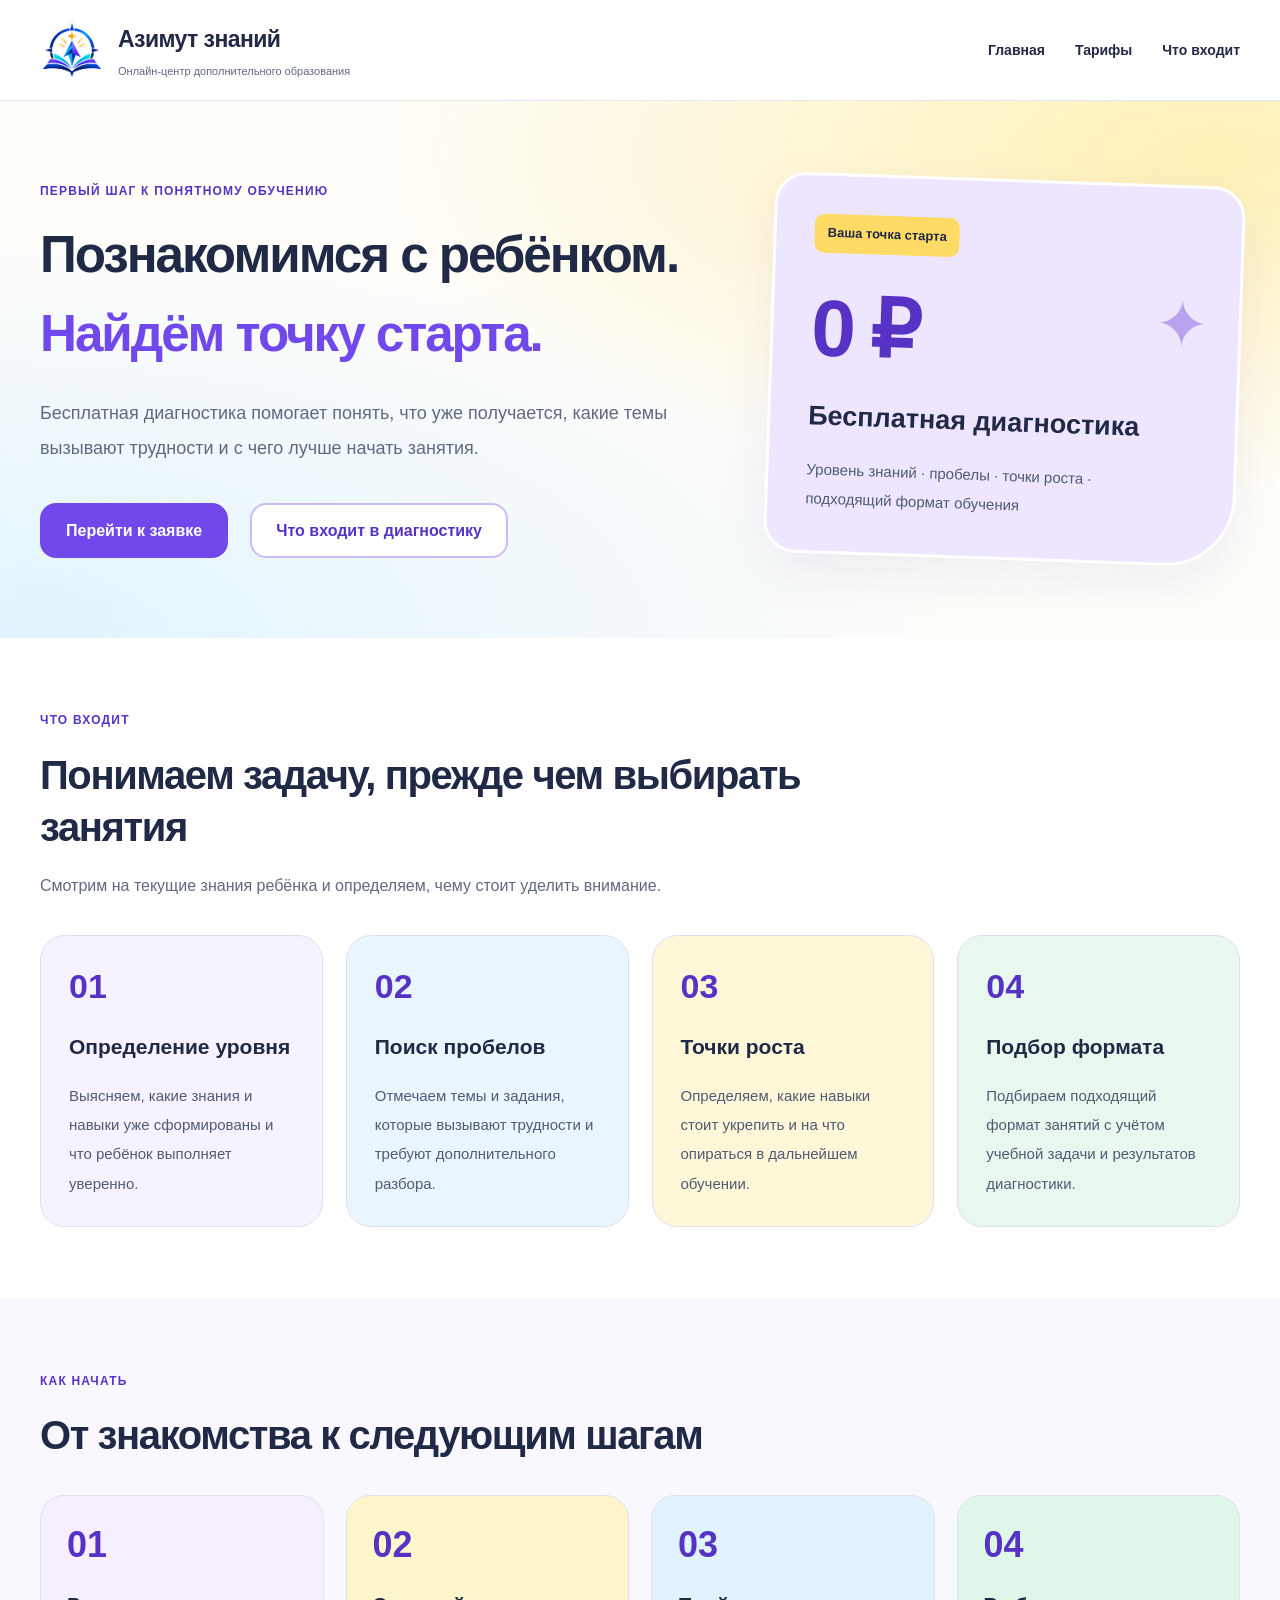
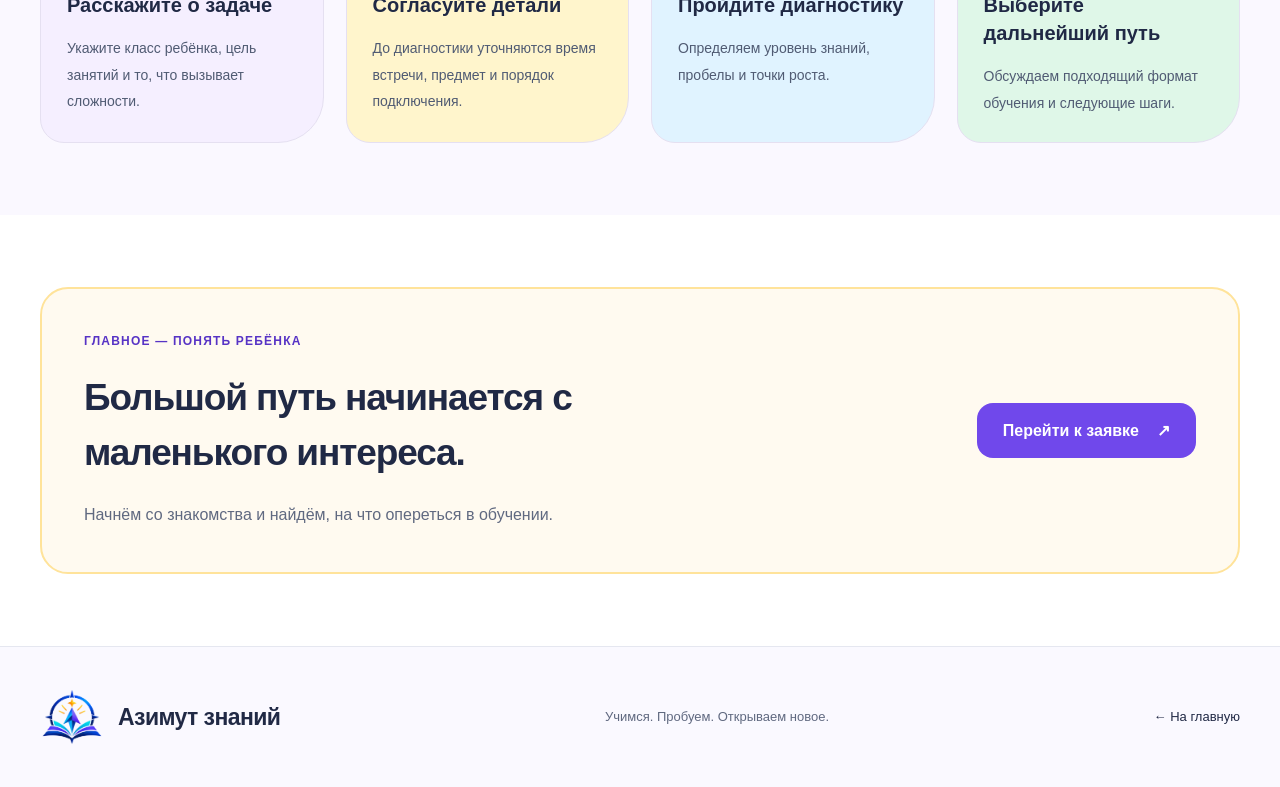
<file: diagnostic.html>
<!DOCTYPE html>
<html lang="ru">
<head>
  <meta charset="UTF-8">

  <meta
    name="viewport"
    content="width=device-width, initial-scale=1"
  >

  <title>
    Бесплатная диагностика — Азимут знаний
  </title>

  <meta
    name="description"
    content="Бесплатная диагностика: определяем уровень ребёнка, пробелы и точки роста, подбираем подходящий формат обучения."
  >

  <meta name="theme-color" content="#7048eb">

  <link rel="stylesheet" href="tariffs.css">
  <link rel="stylesheet" href="diagnostic.css">
</head>

<body class="diagnostic-page">

  <a class="skip-link" href="#main">
    Перейти к содержимому
  </a>

  <header class="site-header">
    <div class="container header-inner">

      <a class="logo" href="index.html">
        <img
          src="images/logo.png"
          alt=""
          width="64"
          height="64"
        >

        <span class="logo-text">
          <strong>Азимут знаний</strong>

          <small>
            Онлайн-центр дополнительного образования
          </small>
        </span>
      </a>

      <nav class="main-nav" aria-label="Основная навигация">
        <a href="index.html">Главная</a>
        <a href="tariffs.html">Тарифы</a>
        <a href="#included">Что входит</a>
      </nav>

    </div>
  </header>

  <main id="main">

    <section class="diagnosis-hero">
      <div class="container diagnosis-hero-grid">

        <div>
          <span class="eyebrow">
            Первый шаг к понятному обучению
          </span>

          <h1>
            Познакомимся с ребёнком.
            <span>Найдём точку старта.</span>
          </h1>

          <p class="diagnosis-lead">
            Бесплатная диагностика помогает понять,
            что уже получается, какие темы вызывают
            трудности и с чего лучше начать занятия.
          </p>

          <div class="diagnosis-actions">
            <a
              class="button"
              href="index.html#application"
            >
              Перейти к заявке
            </a>

            <a
              class="button button-outline"
              href="#included"
            >
              Что входит в диагностику
            </a>
          </div>
        </div>

        <aside class="diagnosis-ticket">
          <span class="diagnosis-ticket-label">
            Ваша точка старта
          </span>

          <strong>0 ₽</strong>

          <h2>Бесплатная диагностика</h2>

          <p>
            Уровень знаний · пробелы · точки роста ·
            подходящий формат обучения
          </p>

          <span class="diagnosis-ticket-star" aria-hidden="true">
            ✦
          </span>
        </aside>

      </div>
    </section>

    <section
      class="container section"
      id="included"
      aria-labelledby="included-title"
    >
      <div class="section-heading">
        <span class="eyebrow">Что входит</span>

        <h2 id="included-title">
          Понимаем задачу, прежде чем выбирать занятия
        </h2>

        <p>
          Смотрим на текущие знания ребёнка
          и определяем, чему стоит уделить внимание.
        </p>
      </div>

      <div class="diagnosis-grid">

        <article class="diagnosis-card">
          <span class="diagnosis-number">01</span>

          <h3>Определение уровня</h3>

          <p>
            Выясняем, какие знания и навыки
            уже сформированы и что ребёнок
            выполняет уверенно.
          </p>
        </article>

        <article class="diagnosis-card">
          <span class="diagnosis-number">02</span>

          <h3>Поиск пробелов</h3>

          <p>
            Отмечаем темы и задания,
            которые вызывают трудности
            и требуют дополнительного разбора.
          </p>
        </article>

        <article class="diagnosis-card">
          <span class="diagnosis-number">03</span>

          <h3>Точки роста</h3>

          <p>
            Определяем, какие навыки стоит
            укрепить и на что опираться
            в дальнейшем обучении.
          </p>
        </article>

        <article class="diagnosis-card">
          <span class="diagnosis-number">04</span>

          <h3>Подбор формата</h3>

          <p>
            Подбираем подходящий формат занятий
            с учётом учебной задачи
            и результатов диагностики.
          </p>
        </article>

      </div>
    </section>

    <section class="diagnosis-soft">
      <div class="container section">

        <div class="section-heading">
          <span class="eyebrow">Как начать</span>

          <h2>От знакомства к следующим шагам</h2>
        </div>

        <ol class="steps">

          <li class="step">
            <span class="step-number">01</span>

            <h3>Расскажите о задаче</h3>

            <p>
              Укажите класс ребёнка,
              цель занятий и то,
              что вызывает сложности.
            </p>
          </li>

          <li class="step">
            <span class="step-number">02</span>

            <h3>Согласуйте детали</h3>

            <p>
              До диагностики уточняются
              время встречи, предмет
              и порядок подключения.
            </p>
          </li>

          <li class="step">
            <span class="step-number">03</span>

            <h3>Пройдите диагностику</h3>

            <p>
              Определяем уровень знаний,
              пробелы и точки роста.
            </p>
          </li>

          <li class="step">
            <span class="step-number">04</span>

            <h3>Выберите дальнейший путь</h3>

            <p>
              Обсуждаем подходящий
              формат обучения
              и следующие шаги.
            </p>
          </li>

        </ol>

      </div>
    </section>

    <section class="container section">

      <div class="diagnosis-result">
        <div>
          <span class="eyebrow">
            Главное — понять ребёнка
          </span>

          <h2>
            Большой путь начинается
            с маленького интереса.
          </h2>

          <p>
            Начнём со знакомства и найдём,
            на что опереться в обучении.
          </p>
        </div>

        <a
          class="button"
          href="index.html#application"
        >
          Перейти к заявке
          <span aria-hidden="true">↗</span>
        </a>
      </div>

    </section>

  </main>

  <footer class="site-footer">
    <div class="container footer-inner">

      <a class="logo" href="index.html">
        <img
          src="images/logo.png"
          alt=""
          width="64"
          height="64"
        >

        <span class="logo-text">
          <strong>Азимут знаний</strong>
        </span>
      </a>

      <p>Учимся. Пробуем. Открываем новое.</p>

      <a href="index.html">← На главную</a>

    </div>
  </footer>

</body>
</html>
</file>
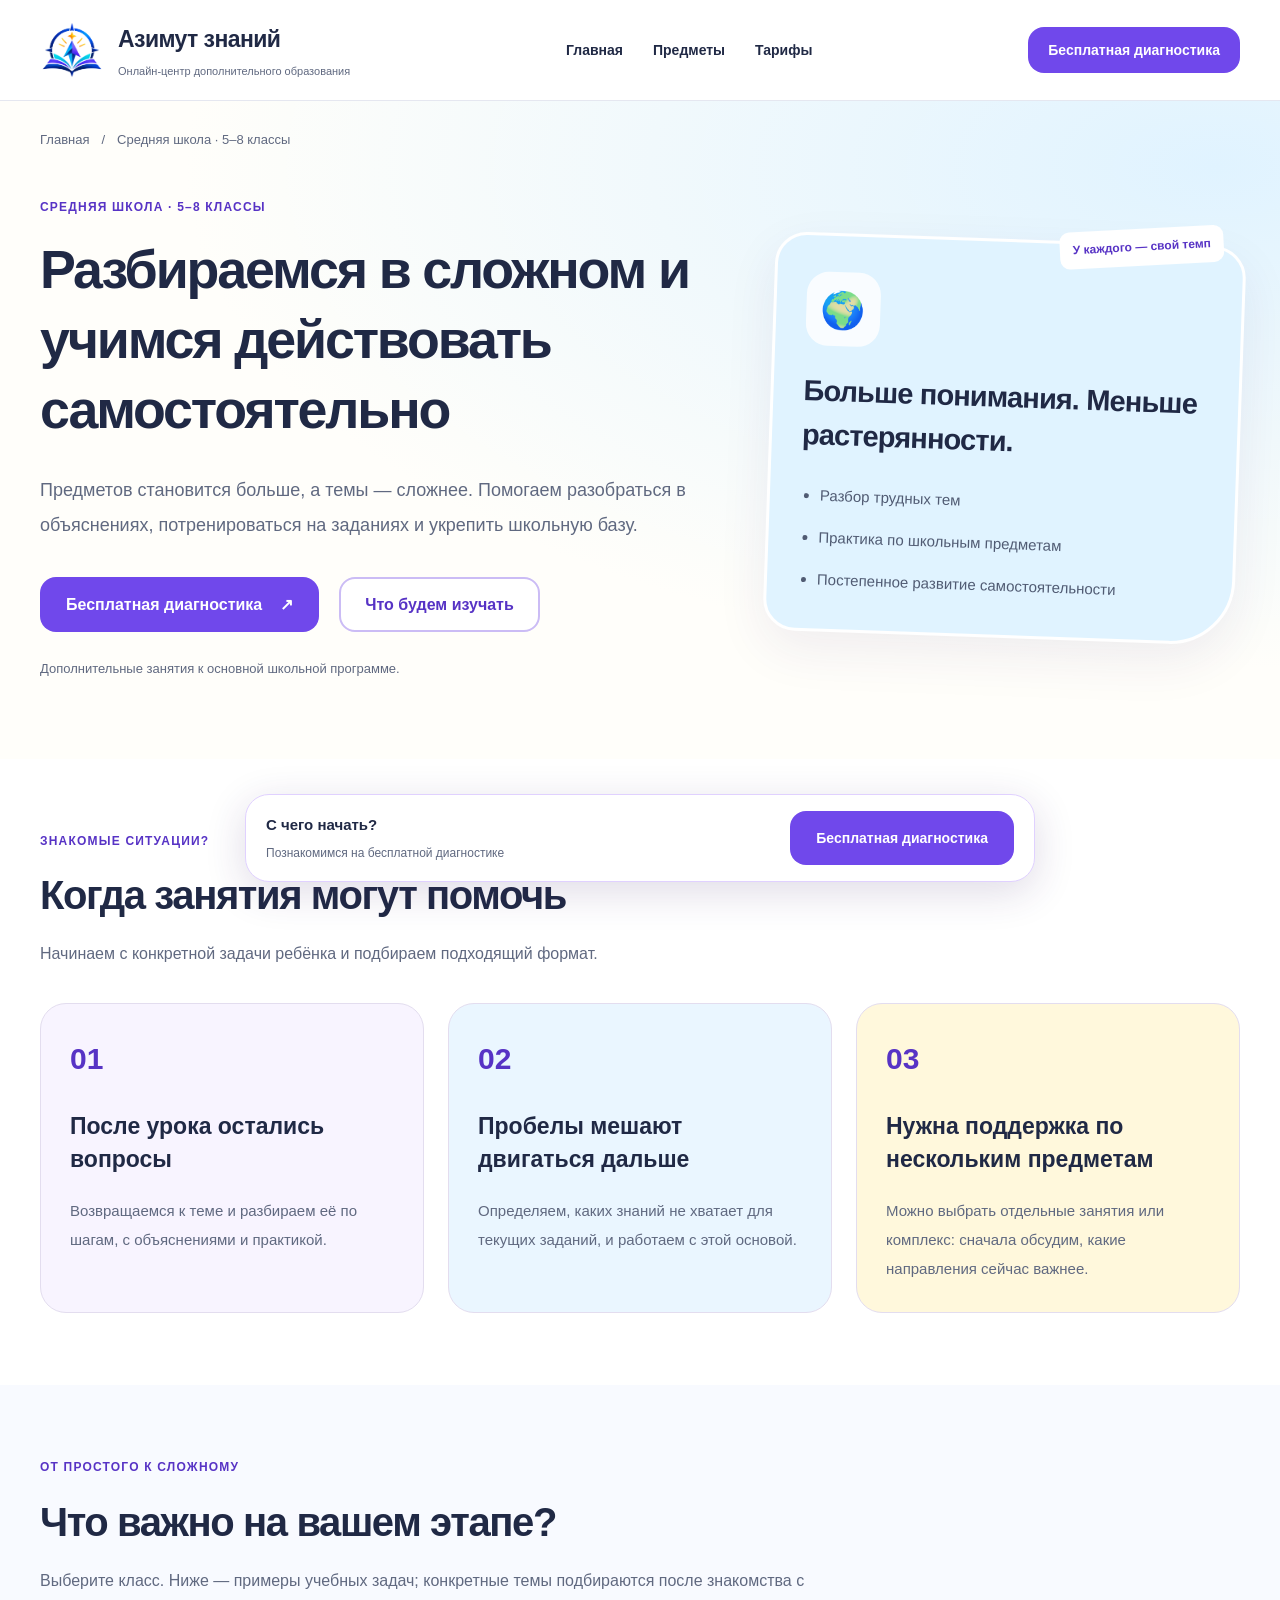
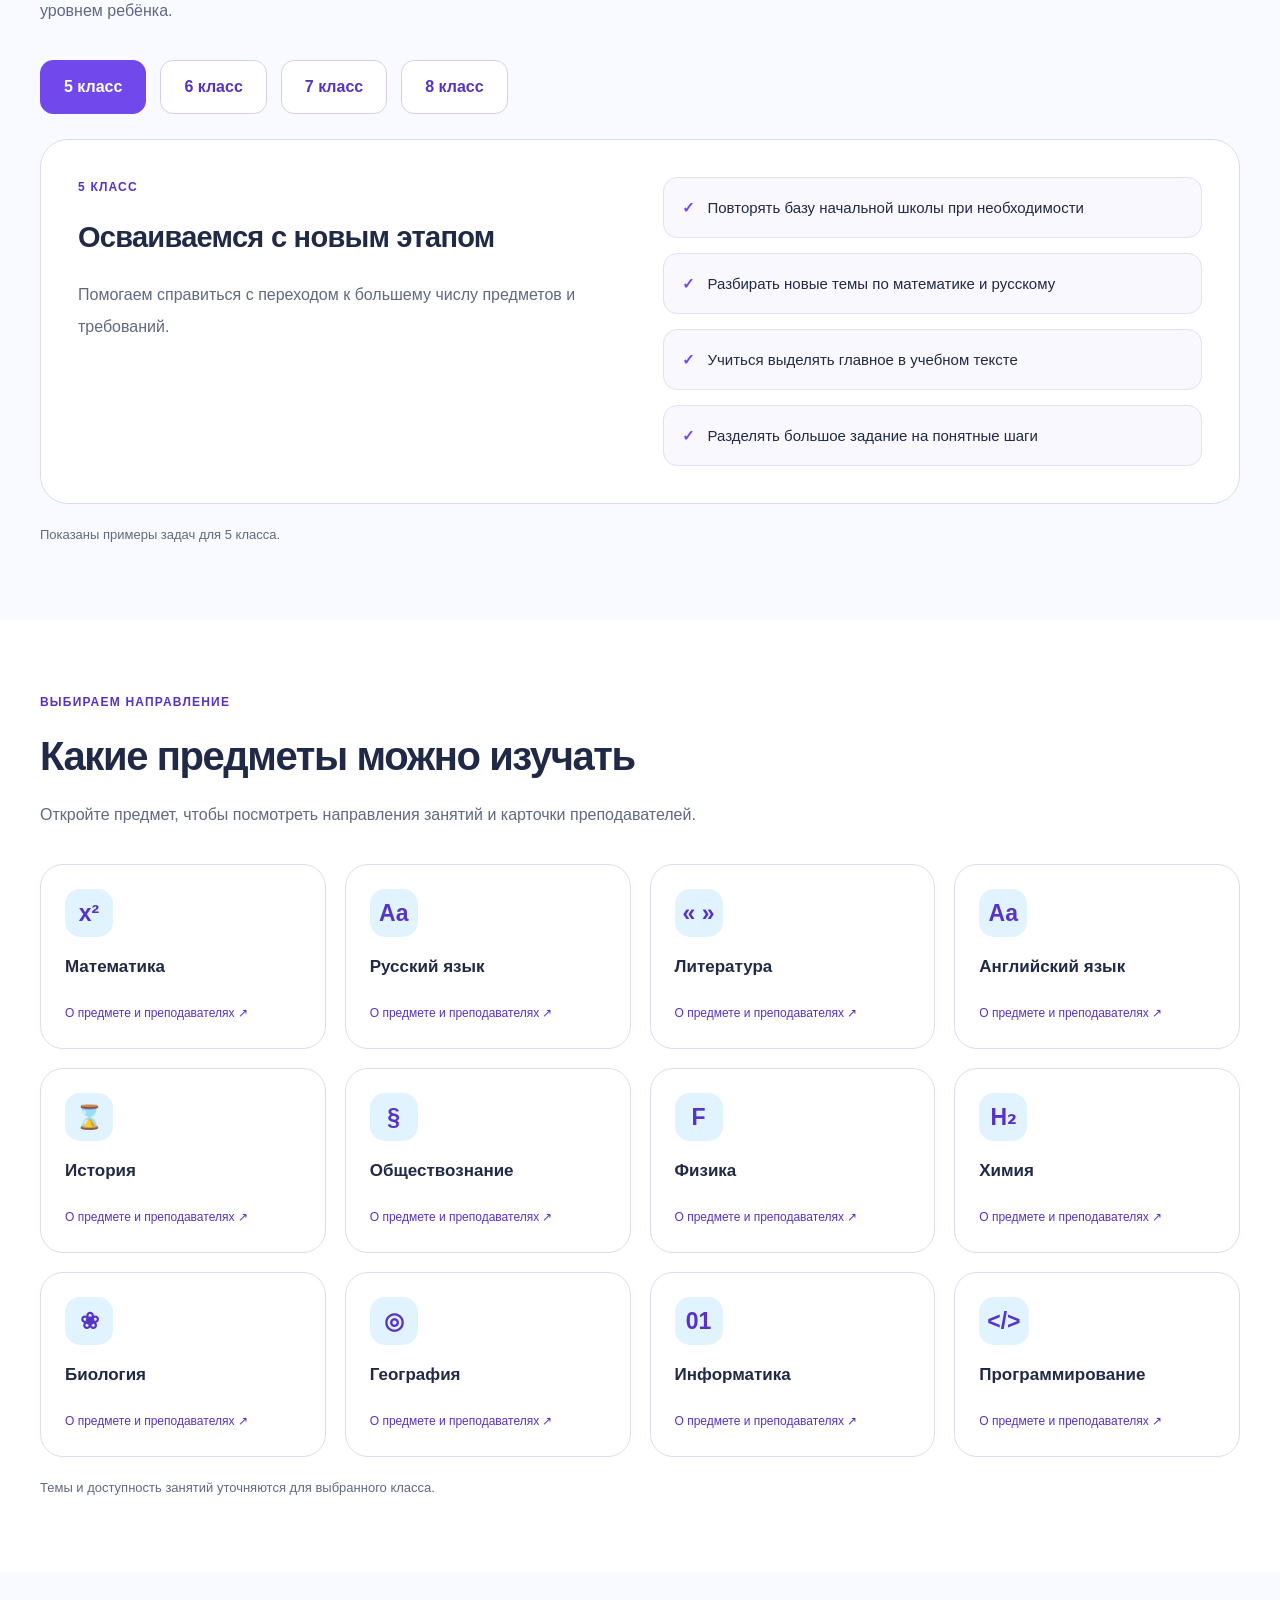
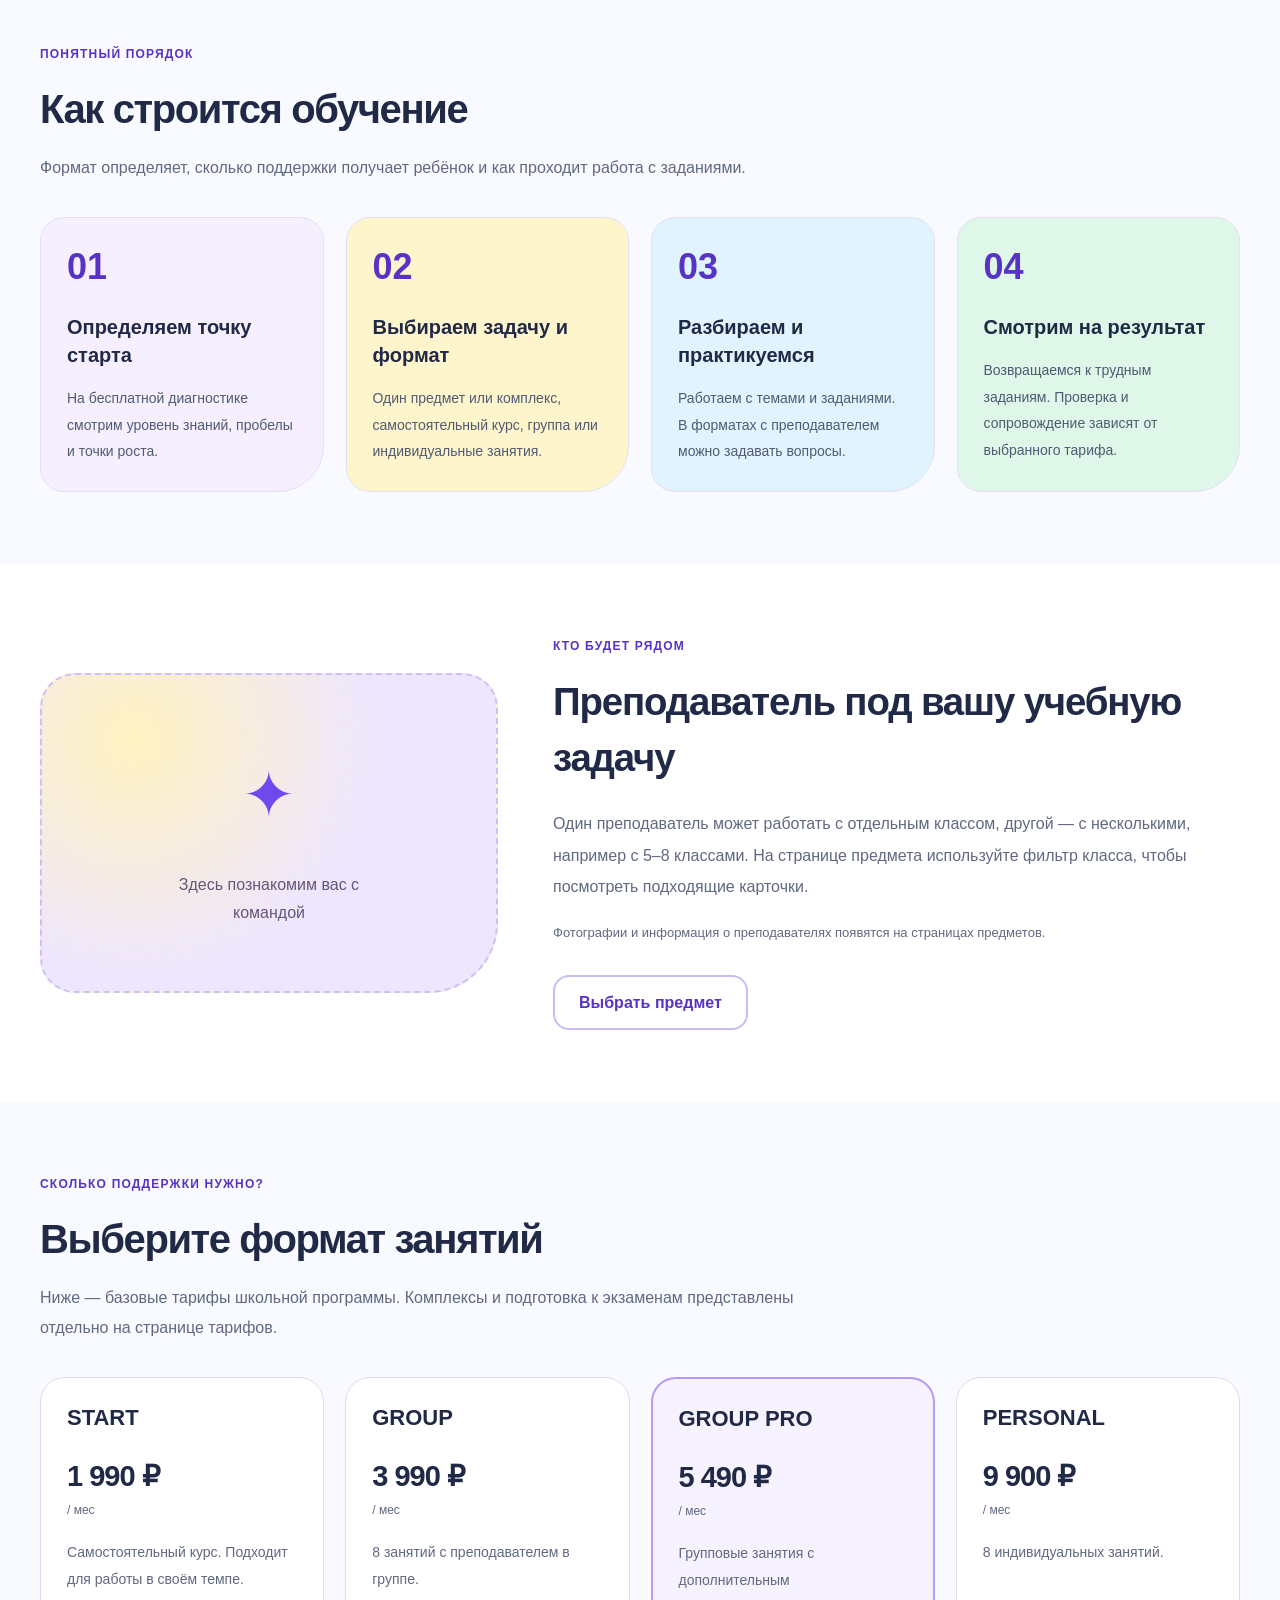
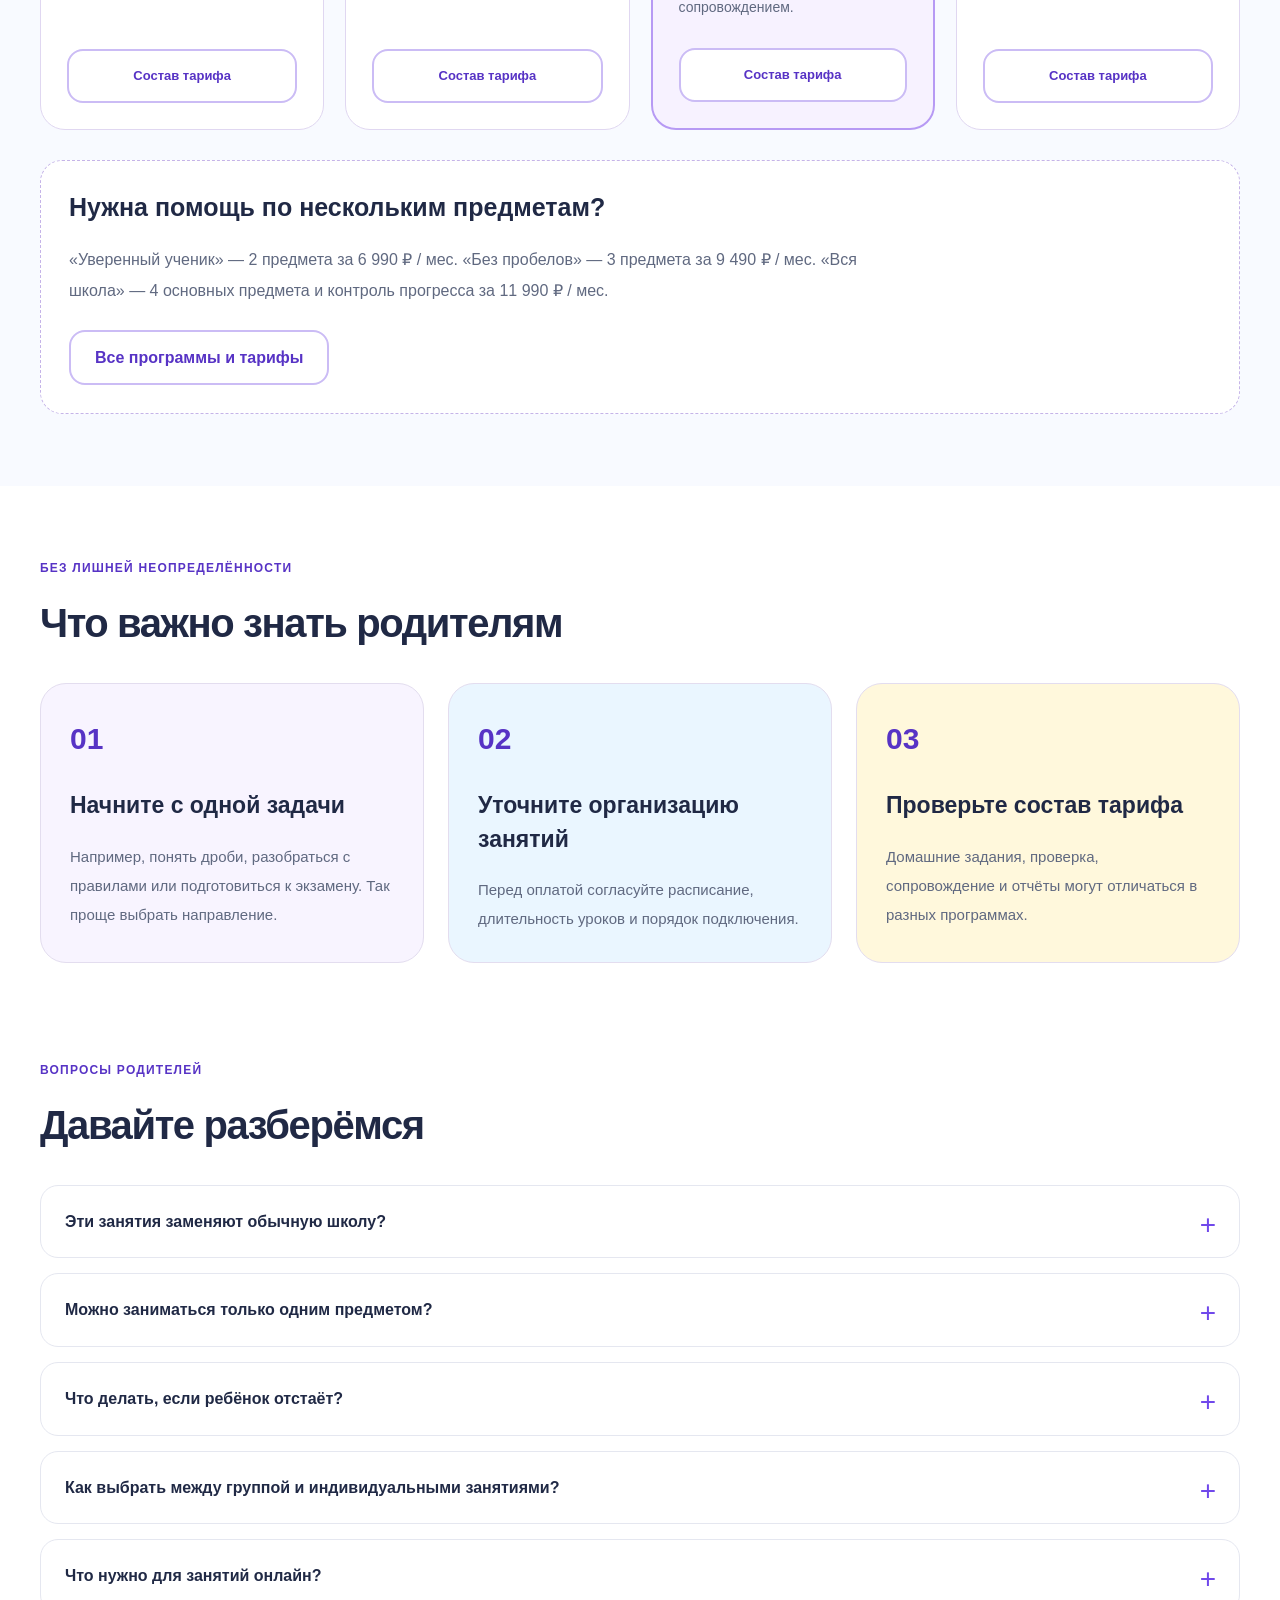
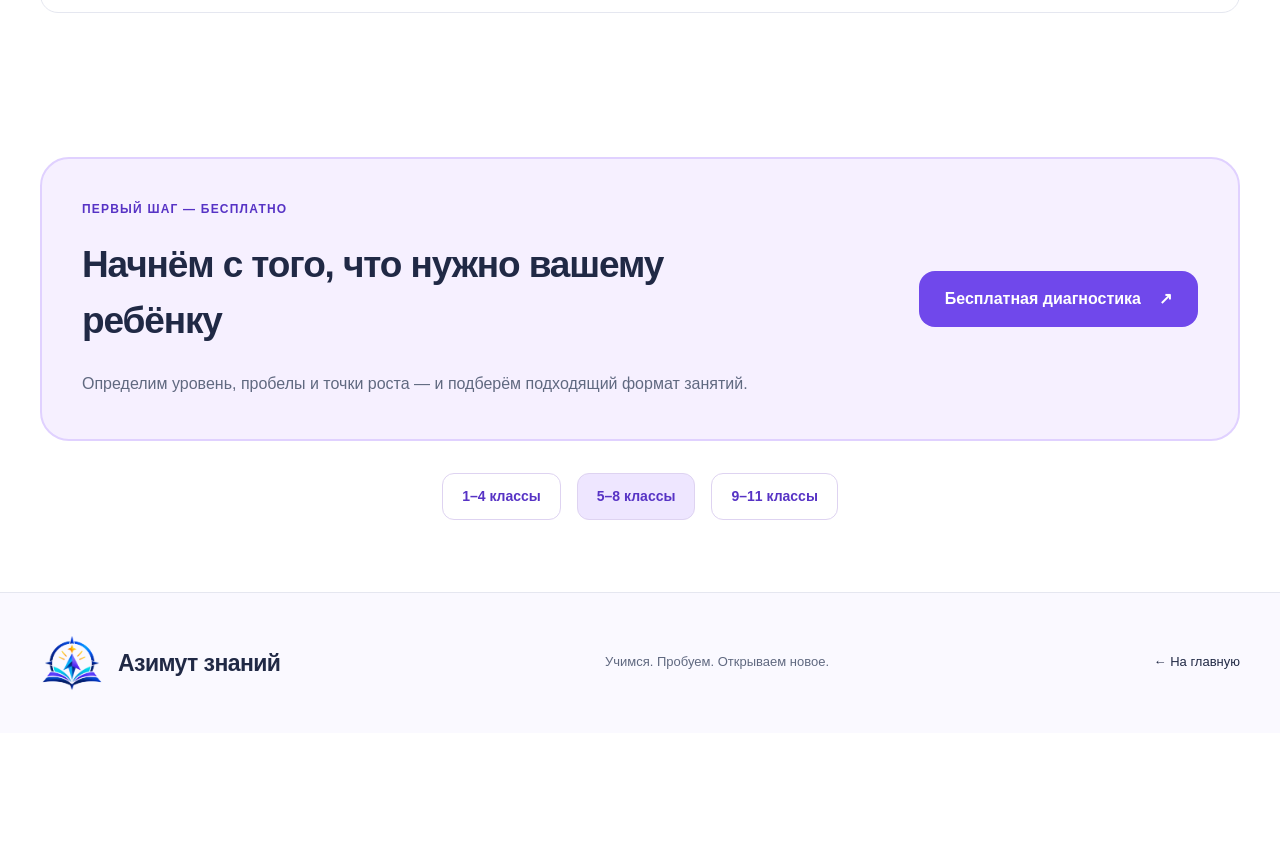
<file: school-middle.html>
<!DOCTYPE html>
<html lang="ru">
<head>
  <meta charset="UTF-8">

  <meta
    name="viewport"
    content="width=device-width, initial-scale=1"
  >

  <title>Обучение по классам — Азимут знаний</title>

  <meta
    name="description"
    content="Дополнительные онлайн-занятия для школьников: предметы, форматы обучения, преподаватели и тарифы."
  >

  <meta name="theme-color" content="#7048eb">

  <link rel="stylesheet" href="tariffs.css">
  <link rel="stylesheet" href="school-level.css">

  <script src="school-level.js" defer></script>
</head>

<body class="level-page">

  <a class="skip-link" href="#main">
    Перейти к содержимому
  </a>

  <!-- ШАПКА -->

  <header class="site-header">
    <div class="container header-inner">

      <a class="logo" href="index.html">
        <img
          src="images/logo.png"
          alt=""
          width="64"
          height="64"
        >

        <span class="logo-text">
          <strong>Азимут знаний</strong>

          <small>
            Онлайн-центр дополнительного образования
          </small>
        </span>
      </a>

      <nav class="main-nav" aria-label="Основная навигация">
        <a href="index.html">Главная</a>
        <a href="#subjects">Предметы</a>
        <a href="tariffs.html">Тарифы</a>
      </nav>

      <a
        class="button button-small header-button"
        href="diagnostic.html"
      >
        Бесплатная диагностика
      </a>

    </div>
  </header>

  <main id="main">

    <!-- ПЕРВЫЙ ЭКРАН -->

    <section class="level-hero">
      <div class="container">

        <nav class="level-breadcrumbs" aria-label="Хлебные крошки">
          <a href="index.html">Главная</a>
          <span aria-hidden="true">/</span>
          <span id="level-breadcrumb">Обучение по классам</span>
        </nav>

        <div class="level-hero-grid">

          <div>
            <span class="eyebrow" id="level-label"></span>

            <h1 id="level-title"></h1>

            <p class="level-lead" id="level-description"></p>

            <div class="level-actions">
              <a class="button" href="diagnostic.html">
                Бесплатная диагностика
                <span aria-hidden="true">↗</span>
              </a>

              <a
                class="button button-outline"
                href="#class-program"
              >
                Что будем изучать
              </a>
            </div>

            <p class="level-hero-note">
              Дополнительные занятия к основной школьной программе.
            </p>
          </div>

          <aside class="level-notebook">
            <span class="level-sticker">
              У каждого — свой темп
            </span>

            <span
              class="level-symbol"
              id="level-symbol"
              aria-hidden="true"
            ></span>

            <h2 id="level-note-title"></h2>

            <ul class="level-note-list" id="level-note-list"></ul>
          </aside>

        </div>
      </div>
    </section>

    <!-- КОМУ ПОДОЙДУТ ЗАНЯТИЯ -->

    <section class="container section">
      <div class="section-heading">
        <span class="eyebrow">Знакомые ситуации?</span>

        <h2>Когда занятия могут помочь</h2>

        <p>
          Начинаем с конкретной задачи ребёнка
          и подбираем подходящий формат.
        </p>
      </div>

      <div class="level-grid" id="level-needs"></div>
    </section>

    <!-- ПРОГРАММА ПО КЛАССАМ -->

    <section class="level-soft" id="class-program">
      <div class="container section">

        <div class="section-heading">
          <span class="eyebrow">От простого к сложному</span>

          <h2>Что важно на вашем этапе?</h2>

          <p>
            Выберите класс. Ниже — примеры учебных задач;
            конкретные темы подбираются после знакомства
            с уровнем ребёнка.
          </p>
        </div>

        <div
          class="level-class-tabs"
          id="level-class-tabs"
          role="group"
          aria-label="Выбор класса"
        ></div>

        <div
          class="level-class-panel"
          id="level-class-panel"
          aria-labelledby="selected-class-title"
        >
          <div>
            <span class="eyebrow" id="selected-class-label"></span>

            <h3 id="selected-class-title"></h3>

            <p id="selected-class-description"></p>
          </div>

          <ul class="level-task-list" id="selected-class-tasks"></ul>
        </div>

        <p
          class="level-status"
          id="level-class-status"
          role="status"
        ></p>

      </div>
    </section>

    <!-- ПРЕДМЕТЫ -->

    <section class="container section" id="subjects">
      <div class="section-heading">
        <span class="eyebrow">Выбираем направление</span>

        <h2>Какие предметы можно изучать</h2>

        <p>
          Откройте предмет, чтобы посмотреть направления
          занятий и карточки преподавателей.
        </p>
      </div>

      <div class="level-subjects" id="level-subjects"></div>

      <p class="level-caption">
        Темы и доступность занятий уточняются для выбранного класса.
      </p>
    </section>

    <!-- КАК УЧИМСЯ -->

    <section class="level-soft">
      <div class="container section">

        <div class="section-heading">
          <span class="eyebrow">Понятный порядок</span>

          <h2>Как строится обучение</h2>

          <p>
            Формат определяет, сколько поддержки
            получает ребёнок и как проходит работа с заданиями.
          </p>
        </div>

        <ol class="steps">

          <li class="step">
            <span class="step-number">01</span>
            <h3>Определяем точку старта</h3>
            <p>
              На бесплатной диагностике смотрим
              уровень знаний, пробелы и точки роста.
            </p>
          </li>

          <li class="step">
            <span class="step-number">02</span>
            <h3>Выбираем задачу и формат</h3>
            <p>
              Один предмет или комплекс,
              самостоятельный курс, группа
              или индивидуальные занятия.
            </p>
          </li>

          <li class="step">
            <span class="step-number">03</span>
            <h3>Разбираем и практикуемся</h3>
            <p>
              Работаем с темами и заданиями.
              В форматах с преподавателем
              можно задавать вопросы.
            </p>
          </li>

          <li class="step">
            <span class="step-number">04</span>
            <h3>Смотрим на результат</h3>
            <p>
              Возвращаемся к трудным заданиям.
              Проверка и сопровождение
              зависят от выбранного тарифа.
            </p>
          </li>

        </ol>

      </div>
    </section>

    <!-- ПРЕПОДАВАТЕЛИ -->

    <section class="container section">
      <div class="level-teacher-block">

        <div class="level-teacher-placeholder" aria-hidden="true">
          <span>✦</span>
          <p>Здесь познакомим вас с командой</p>
        </div>

        <div>
          <span class="eyebrow">Кто будет рядом</span>

          <h2>Преподаватель под вашу учебную задачу</h2>

          <p id="level-teacher-description"></p>

          <p class="level-caption">
            Фотографии и информация о преподавателях
            появятся на страницах предметов.
          </p>

          <a
            class="button button-outline"
            href="#subjects"
          >
            Выбрать предмет
          </a>
        </div>

      </div>
    </section>

    <!-- ФОРМАТЫ И ЦЕНЫ -->

    <section class="level-soft" id="formats">
      <div class="container section">

        <div class="section-heading">
          <span class="eyebrow">Сколько поддержки нужно?</span>

          <h2>Выберите формат занятий</h2>

          <p>
            Ниже — базовые тарифы школьной программы.
            Комплексы и подготовка к экзаменам
            представлены отдельно на странице тарифов.
          </p>
        </div>

        <div class="level-formats" id="level-formats"></div>

        <div class="level-pack-note">
          <h3>Нужна помощь по нескольким предметам?</h3>

          <p id="level-pack-description"></p>

          <a
            class="button button-outline"
            id="level-tariffs-link"
            href="tariffs.html"
          >
            Все программы и тарифы
          </a>
        </div>

        <div class="level-exams" id="level-exams" hidden>
          <div>
            <span class="eyebrow">Отдельная учебная цель</span>
            <h3>Подготовка к ОГЭ и ЕГЭ</h3>

            <p>
              Для экзаменов предусмотрены отдельные программы:
              работа с заданиями, пробниками и разбором ошибок.
              Состав зависит от тарифа.
            </p>
          </div>

          <div class="level-actions">
            <a class="button" href="tariffs.html#oge">
              Тарифы ОГЭ
            </a>

            <a
              class="button button-outline"
              href="tariffs.html#ege"
            >
              Тарифы ЕГЭ
            </a>
          </div>
        </div>

      </div>
    </section>

    <!-- РОДИТЕЛЯМ -->

    <section class="container section">
      <div class="section-heading">
        <span class="eyebrow">Без лишней неопределённости</span>
        <h2>Что важно знать родителям</h2>
      </div>

      <div class="level-grid">

        <article class="level-info-card">
          <span class="level-card-number">01</span>
          <h3>Начните с одной задачи</h3>

          <p>
            Например, понять дроби, разобраться
            с правилами или подготовиться к экзамену.
            Так проще выбрать направление.
          </p>
        </article>

        <article class="level-info-card">
          <span class="level-card-number">02</span>
          <h3>Уточните организацию занятий</h3>

          <p>
            Перед оплатой согласуйте расписание,
            длительность уроков и порядок подключения.
          </p>
        </article>

        <article class="level-info-card">
          <span class="level-card-number">03</span>
          <h3>Проверьте состав тарифа</h3>

          <p>
            Домашние задания, проверка, сопровождение
            и отчёты могут отличаться
            в разных программах.
          </p>
        </article>

      </div>
    </section>

    <!-- FAQ -->

    <section class="container section faq-section">
      <div class="section-heading">
        <span class="eyebrow">Вопросы родителей</span>
        <h2>Давайте разберёмся</h2>
      </div>

      <div class="faq-list">

        <details>
          <summary>Эти занятия заменяют обычную школу?</summary>
          <p>
            Центр предлагает дополнительное образование:
            помощь по предметам, укрепление знаний
            и подготовку к экзаменам.
            Основное школьное обучение продолжается отдельно.
          </p>
        </details>

        <details>
          <summary>Можно заниматься только одним предметом?</summary>
          <p>
            Да. Можно выбрать отдельное направление
            или посмотреть комплексные программы
            для нескольких предметов.
          </p>
        </details>

        <details>
          <summary>Что делать, если ребёнок отстаёт?</summary>
          <p>
            Начать с бесплатной диагностики:
            определить, какие темы вызывают трудности,
            и подобрать подходящий формат обучения.
          </p>
        </details>

        <details>
          <summary>Как выбрать между группой и индивидуальными занятиями?</summary>
          <p>
            В группе ребёнок занимается вместе с другими учениками.
            Индивидуальный формат предполагает работу один на один.
            Выбор стоит обсудить с учётом задачи и уровня ребёнка.
          </p>
        </details>

        <details>
          <summary>Что нужно для занятий онлайн?</summary>
          <p>
            Компьютер или планшет, стабильный интернет
            и удобное рабочее место.
            Для встреч с преподавателем —
            камера и микрофон.
            Остальные материалы уточняются перед началом.
          </p>
        </details>

      </div>
    </section>

    <!-- ФИНАЛЬНЫЙ БЛОК -->

    <section class="container section">
      <div class="level-final">

        <div>
          <span class="eyebrow">Первый шаг — бесплатно</span>

          <h2>Начнём с того, что нужно вашему ребёнку</h2>

          <p>
            Определим уровень, пробелы и точки роста —
            и подберём подходящий формат занятий.
          </p>
        </div>

        <a class="button" href="diagnostic.html">
          Бесплатная диагностика
          <span aria-hidden="true">↗</span>
        </a>

      </div>

      <nav class="level-other-pages" aria-label="Другие ступени обучения">
        <a href="school-primary.html">1–4 классы</a>
        <a href="school-middle.html">5–8 классы</a>
        <a href="school-senior.html">9–11 классы</a>
      </nav>
    </section>

    <noscript>
      <p class="container notice">
        Для просмотра программы по классам включите JavaScript.
        Все цены также доступны на странице тарифов.
      </p>
    </noscript>

  </main>

  <footer class="site-footer">
    <div class="container footer-inner">

      <a class="logo" href="index.html">
        <img
          src="images/logo.png"
          alt=""
          width="64"
          height="64"
        >

        <span class="logo-text">
          <strong>Азимут знаний</strong>
        </span>
      </a>

      <p>Учимся. Пробуем. Открываем новое.</p>

      <a href="index.html">← На главную</a>

    </div>
  </footer>

  <aside class="bottom-dock" aria-label="Знакомство со школой">
    <div class="dock-text">
      <strong>С чего начать?</strong>
      <span>Познакомимся на бесплатной диагностике</span>
    </div>

    <a class="button" href="diagnostic.html">
      Бесплатная диагностика
    </a>
  </aside>

</body>
</html>
</file>
<file: style.css>
/* =========================
   Цвета и общие настройки
   ========================= */

:root {
  --purple: #7048eb;
  --purple-dark: #5733c5;
  --purple-light: #eee6ff;

  --blue: #087eae;
  --blue-light: #e0f3ff;

  --pink: #ca3279;
  --pink-light: #ffe5ef;

  --yellow: #ffda65;
  --yellow-light: #fff5cc;

  --green: #197c50;
  --green-light: #dff7e8;

  --text: #202945;
  --muted: #606980;
  --white: #ffffff;
  --border: #e5e7f0;

  --radius: 26px;
  --shadow: 0 18px 50px rgba(58, 42, 111, 0.08);
}

* {
  box-sizing: border-box;
}

html {
  scroll-behavior: smooth;
  scroll-padding-top: 125px;
}

body {
  margin: 0;
  font-family: "Segoe UI", Arial, sans-serif;
  font-size: 16px;
  line-height: 1.65;
  color: var(--text);
  background: var(--white);
}

h1,
h2,
h3,
p {
  margin: 0;
}

h1,
h2,
h3 {
  line-height: 1.2;
}

a {
  color: inherit;
  text-decoration: none;
}

button,
input,
select,
textarea {
  font: inherit;
}

button,
a,
summary,
input,
select,
textarea {
  -webkit-tap-highlight-color: transparent;
}

button,
input,
select,
textarea {
  max-width: 100%;
}

a:focus-visible,
button:focus-visible,
input:focus-visible,
select:focus-visible,
textarea:focus-visible,
summary:focus-visible {
  outline: 3px solid var(--blue);
  outline-offset: 5px;
}

::selection {
  color: var(--text);
  background: var(--yellow);
}

.container {
  width: min(1200px, calc(100% - 48px));
  margin-inline: auto;
}

.section {
  padding-block: 78px;
}

.section--soft {
  background: #f5faff;
}

.section--lavender {
  background: #f8f5ff;
}

.skip-link {
  position: fixed;
  top: 12px;
  left: 12px;
  z-index: 100;
  padding: 12px 20px;
  color: white;
  background: var(--purple);
  border-radius: 12px;
  transform: translateY(-180%);
}

.skip-link:focus {
  transform: translateY(0);
}

/* =========================
   Кнопки
   ========================= */

.button {
  display: inline-flex;
  align-items: center;
  justify-content: center;
  gap: 10px;

  min-height: 52px;
  padding: 14px 24px;

  border: 2px solid transparent;
  border-radius: 16px;

  color: var(--white);
  background: var(--purple);

  font-size: 16px;
  font-weight: 700;
  line-height: 1.4;
  text-align: center;

  cursor: pointer;

  transition:
    background 0.2s ease,
    box-shadow 0.2s ease,
    transform 0.2s ease;
}

.button:hover {
  background: var(--purple-dark);
  box-shadow: 0 8px 22px rgba(112, 72, 235, 0.2);
  transform: translateY(-2px);
}

.button--small {
  min-height: 44px;
  padding: 10px 17px;
  font-size: 14px;
}

.button--outline {
  color: var(--purple-dark);
  background: transparent;
  border-color: #b9a6f5;
}

.button--outline:hover {
  background: var(--purple-light);
}

.button--white {
  color: var(--purple-dark);
  background: var(--white);
}

.button--white:hover {
  color: var(--white);
  background: var(--purple);
}

.button--full {
  width: 100%;
}

.button:disabled {
  opacity: 0.55;
  cursor: not-allowed;
  box-shadow: none;
  transform: none;
}

/* =========================
   Шапка и логотип
   ========================= */

.header {
  position: sticky;
  top: 0;
  z-index: 20;
  background: rgba(255, 255, 255, 0.96);
  border-bottom: 1px solid var(--border);
}

.header__inner {
  display: flex;
  align-items: center;
  justify-content: space-between;
  gap: 22px;
  min-height: 94px;
}

.logo {
  display: inline-flex;
  align-items: center;
  gap: 10px;
  flex-shrink: 0;
}

.logo__icon {
  font-size: 40px;
  line-height: 1;
}

.logo__text {
  display: flex;
  flex-direction: column;
  gap: 4px;
}

.logo__text strong {
  font-size: 23px;
  font-weight: 800;
  line-height: 1.2;
}

.logo__text small {
  max-width: 220px;
  font-size: 12px;
  line-height: 1.4;
  color: var(--muted);
}

.nav {
  display: flex;
  align-items: center;
  justify-content: center;
  flex-wrap: wrap;
  gap: 10px 18px;
}

.nav a {
  padding-block: 6px;
  font-size: 14px;
  font-weight: 600;
  transition: color 0.2s ease;
}

.nav a:hover {
  color: var(--purple);
}

/* =========================
   Заголовки и значки
   ========================= */

.badge {
  display: inline-flex;
  align-items: center;
  padding: 7px 14px;
  border-radius: 100px;
  color: var(--purple-dark);
  background: var(--purple-light);
  font-size: 14px;
  font-weight: 700;
}

.badge--white {
  color: var(--purple-dark);
  background: white;
}

.eyebrow {
  display: block;
  margin-bottom: 12px;
  color: var(--purple-dark);
  font-size: 14px;
  font-weight: 700;
}

.section-heading {
  max-width: 750px;
  margin: 0 auto 38px;
  text-align: center;
}

.section-heading h2 {
  font-size: clamp(30px, 3.3vw, 43px);
  font-weight: 800;
  letter-spacing: -0.035em;
}

.section-heading p {
  margin-top: 16px;
  color: var(--muted);
  font-size: 17px;
}

.section-heading--left {
  margin-left: 0;
  text-align: left;
}

.icon {
  display: inline-flex;
  align-items: center;
  justify-content: center;
  flex-shrink: 0;

  width: 56px;
  height: 56px;

  border-radius: 18px;
  font-size: 28px;
  line-height: 1;
}

.icon--green {
  background: var(--green-light);
}

.icon--yellow {
  background: var(--yellow-light);
}

.icon--pink {
  background: var(--pink-light);
}

.icon--blue {
  background: var(--blue-light);
}

.icon--purple {
  background: var(--purple-light);
}

/* =========================
   Первый экран
   ========================= */

.hero {
  overflow: hidden;
  padding-top: 65px;
  background:
    radial-gradient(
      ellipse at 90% 10%,
      rgba(255, 218, 101, 0.2),
      transparent 45%
    ),
    radial-gradient(
      ellipse at 5% 90%,
      rgba(224, 243, 255, 0.65),
      transparent 45%
    ),
    #fffefa;
}

.hero__grid {
  display: grid;
  grid-template-columns: 1.1fr 1fr;
  align-items: center;
  gap: 64px;
}

.hero h1 {
  margin-top: 23px;
  font-size: clamp(37px, 4.2vw, 56px);
  font-weight: 850;
  letter-spacing: -0.045em;
}

.word-pink {
  color: var(--pink);
}

.word-blue {
  color: var(--blue);
}

.hero__description {
  max-width: 580px;
  margin-top: 24px;
  color: var(--muted);
  font-size: 18px;
}

.hero__benefits {
  display: grid;
  grid-template-columns: repeat(4, minmax(0, 1fr));
  gap: 16px;
  margin-top: 30px;
}

.mini-benefit {
  display: flex;
  flex-direction: column;
  align-items: flex-start;
  gap: 11px;
  font-size: 14px;
  font-weight: 650;
  line-height: 1.45;
}

.hero__actions {
  display: flex;
  flex-wrap: wrap;
  gap: 13px;
  margin-top: 33px;
}

.hero__note {
  margin-top: 20px;
  color: var(--muted);
  font-size: 14px;
}

.hero__visual {
  position: relative;
  min-width: 0;
  padding-block: 28px;
}

.learning-board {
  padding: 30px;
  border: 3px solid white;
  border-radius: 30px;
  background: #f0ebff;
  box-shadow: var(--shadow);
  transform: rotate(2deg);
}

.learning-board__header {
  display: flex;
  align-items: center;
  justify-content: space-between;
  gap: 12px;
  margin-bottom: 22px;
}

.learning-board__header > span:last-child {
  font-size: 30px;
}

.board-label {
  padding: 6px 12px;
  border-radius: 9px;
  background: white;
  color: var(--purple-dark);
  font-size: 14px;
  font-weight: 700;
}

.learning-board h2 {
  font-size: 31px;
  letter-spacing: -0.03em;
}

.learning-board > p {
  margin-top: 10px;
  margin-bottom: 24px;
  color: var(--muted);
  font-size: 16px;
}

.lesson-card {
  display: flex;
  align-items: center;
  gap: 13px;
  margin-top: 13px;
  padding: 17px;
  border-radius: 17px;
  background: white;
}

.lesson-card .icon {
  width: 46px;
  height: 46px;
  border-radius: 14px;
  font-size: 24px;
}

.lesson-card h3 {
  font-size: 16px;
  font-weight: 750;
}

.lesson-card p {
  margin-top: 5px;
  color: var(--muted);
  font-size: 14px;
  line-height: 1.45;
}

.lesson-card__check {
  margin-left: auto;
  color: var(--green);
  font-size: 22px;
  font-weight: 800;
}

.board-footer {
  display: flex;
  align-items: center;
  gap: 10px;
  margin-top: 24px;
  font-size: 14px;
  font-weight: 650;
}

.board-footer > span:first-child {
  font-size: 27px;
}

.sticker {
  position: absolute;
  padding: 9px 17px;
  border: 2px solid white;
  border-radius: 12px;
  box-shadow: 0 8px 20px rgba(40, 40, 80, 0.07);
  font-size: 14px;
  font-weight: 750;
}

.sticker--yellow {
  top: 3px;
  right: 12px;
  background: var(--yellow);
  transform: rotate(8deg);
}

.sticker--green {
  bottom: 8px;
  right: 10px;
  background: var(--green-light);
  transform: rotate(-7deg);
}

.sticker--pink {
  bottom: 0;
  left: -12px;
  background: var(--pink-light);
  transform: rotate(5deg);
}

/* =========================
   Карточки классов
   ========================= */

.class-grid {
  display: grid;
  grid-template-columns: repeat(3, minmax(0, 1fr));
  gap: 24px;
}

.class-card {
  display: flex;
  flex-direction: column;
  padding: 30px;
  border: 2px solid transparent;
  border-radius: var(--radius);
  transition: transform 0.2s ease, box-shadow 0.2s ease;
}

.class-card:hover {
  transform: translateY(-5px);
  box-shadow: var(--shadow);
}

.class-card--yellow {
  background: var(--yellow-light);
  border-color: #ffe697;
}

.class-card--blue {
  background: var(--blue-light);
  border-color: #c2e6fb;
}

.class-card--purple {
  background: var(--purple-light);
  border-color: #e0d1ff;
}

.class-card__top {
  display: flex;
  align-items: center;
  justify-content: space-between;
  flex-wrap: wrap;
  gap: 12px;
  margin-bottom: 23px;
}

.class-card__emoji {
  font-size: 50px;
  line-height: 1.2;
}

.pill {
  display: inline-block;
  padding: 5px 11px;
  border-radius: 100px;
  background: rgba(255, 255, 255, 0.7);
  font-size: 13px;
  font-weight: 650;
}

.class-card h3 {
  margin-bottom: 15px;
  font-size: 30px;
  font-weight: 800;
  letter-spacing: -0.03em;
}

.class-card > p {
  color: #505b73;
}

.check-list {
  display: grid;
  gap: 11px;
  margin: 24px 0 30px;
  padding: 0;
  list-style: none;
}

.check-list li {
  position: relative;
  padding-left: 25px;
  font-size: 15px;
}

.check-list li::before {
  position: absolute;
  left: 0;
  content: "✓";
  color: var(--purple-dark);
  font-weight: 800;
}

.class-card .button {
  align-self: flex-start;
  margin-top: auto;
}

/* =========================
   Предметы и экзамены
   ========================= */

.subjects-layout {
  display: grid;
  grid-template-columns: 1.45fr 1fr;
  gap: 36px;
  align-items: start;
}

.subject-grid {
  display: grid;
  grid-template-columns: repeat(3, minmax(0, 1fr));
  gap: 16px;
}

.subject-card {
  display: flex;
  flex-direction: column;
  align-items: center;
  justify-content: center;
  gap: 14px;
  min-height: 155px;
  padding: 20px 12px;
  border: 1px solid #e7edf6;
  border-radius: 20px;
  background: white;
  text-align: center;
  transition:
    transform 0.2s ease,
    border-color 0.2s ease,
    box-shadow 0.2s ease;
}

.subject-card:hover {
  transform: translateY(-4px);
  border-color: #cbbcf5;
  box-shadow: var(--shadow);
}

.subject-card h3 {
  font-size: 15px;
  line-height: 1.4;
}

.exam-card {
  display: flex;
  flex-direction: column;
  align-items: flex-start;
  padding: 32px;
  border: 2px solid #ffe8a3;
  border-radius: var(--radius);
  background: #fff8e8;
}

.exam-card__emoji {
  margin-bottom: 15px;
  font-size: 52px;
  line-height: 1.2;
}

.exam-card h2 {
  margin-bottom: 18px;
  font-size: 34px;
  letter-spacing: -0.035em;
}

.exam-card > p {
  margin-bottom: 25px;
  color: var(--muted);
}

.exam-option {
  display: flex;
  align-items: center;
  gap: 14px;
  width: 100%;
  padding: 17px;
  margin-bottom: 14px;
  border-radius: 18px;
  background: white;
}

.exam-option h3 {
  font-size: 17px;
}

.exam-option p {
  margin-top: 5px;
  color: var(--muted);
  font-size: 14px;
  line-height: 1.5;
}

.exam-card .button {
  width: 100%;
  margin-top: 12px;
}

/* =========================
   Преимущества
   ========================= */

.feature-grid {
  display: grid;
  grid-template-columns: repeat(4, minmax(0, 1fr));
  gap: 26px;
}

.feature {
  padding: 25px 20px;
  border: 1px solid var(--border);
  border-radius: 22px;
  background: white;
}

.feature h3 {
  margin: 20px 0 12px;
  font-size: 20px;
}

.feature p {
  color: var(--muted);
  font-size: 16px;
}

/* =========================
   Этапы обучения
   ========================= */

.steps {
  display: grid;
  grid-template-columns: repeat(4, minmax(0, 1fr));
  gap: 22px;
  margin: 0;
  padding: 0;
  list-style: none;
}

.step {
  position: relative;
  padding: 27px 23px;
  border: 1px solid #e9e0ff;
  border-radius: 22px;
  background: white;
}

.step__number {
  position: absolute;
  top: 20px;
  right: 20px;
  color: #ab95e9;
  font-size: 29px;
  font-weight: 800;
  line-height: 1;
}

.step h3 {
  margin: 23px 0 12px;
  font-size: 20px;
}

.step p {
  color: var(--muted);
  font-size: 16px;
}

/* =========================
   Интересы
   ========================= */

.interests {
  display: grid;
  grid-template-columns: 1fr 1.1fr;
  align-items: center;
  gap: 65px;
}

.interests h2 {
  font-size: clamp(30px, 3.3vw, 43px);
  letter-spacing: -0.035em;
}

.interests__content > p {
  margin: 20px 0 26px;
  color: var(--muted);
  font-size: 17px;
}

.interest-grid {
  display: grid;
  grid-template-columns: repeat(2, minmax(0, 1fr));
  gap: 16px;
}

.interest-chip {
  display: flex;
  align-items: center;
  gap: 13px;
  min-height: 100px;
  padding: 20px;
  border-radius: 18px;
  font-size: 16px;
  font-weight: 650;
  line-height: 1.45;
}

.interest-chip span {
  flex-shrink: 0;
  font-size: 29px;
}

.interest-chip--green {
  background: var(--green-light);
}

.interest-chip--pink {
  background: var(--pink-light);
}

.interest-chip--yellow {
  background: var(--yellow-light);
}

.interest-chip--blue {
  background: var(--blue-light);
}

.interest-chip--purple {
  background: var(--purple-light);
}

/* =========================
   Вопросы
   ========================= */

.faq-layout {
  display: grid;
  grid-template-columns: 0.8fr 1.4fr;
  align-items: start;
  gap: 65px;
}

.faq-list {
  display: grid;
  gap: 13px;
}

.faq-item {
  border: 1px solid var(--border);
  border-radius: 17px;
  background: white;
}

.faq-item summary {
  position: relative;
  padding: 21px 56px 21px 23px;
  font-size: 17px;
  font-weight: 700;
  line-height: 1.5;
  list-style: none;
  cursor: pointer;
}

.faq-item summary::-webkit-details-marker {
  display: none;
}

.faq-item summary::after {
  position: absolute;
  top: 17px;
  right: 22px;
  content: "+";
  color: var(--purple);
  font-size: 28px;
  font-weight: 500;
}

.faq-item[open] summary::after {
  content: "−";
}

.faq-item[open] {
  border-color: #cbbcf5;
}

.faq-item p {
  padding: 0 23px 23px;
  color: var(--muted);
  font-size: 16px;
}

/* =========================
   Заявка
   ========================= */

.request {
  display: grid;
  grid-template-columns: 1.1fr 1fr;
  align-items: center;
  gap: 55px;
  padding: 50px;
  border-radius: 32px;
  background: var(--purple);
}

.request__content {
  color: white;
}

.request__content h2 {
  margin-top: 24px;
  font-size: clamp(31px, 3.6vw, 45px);
  letter-spacing: -0.035em;
}

.request__content > p {
  max-width: 420px;
  margin-top: 23px;
  color: #f1ecff;
  font-size: 18px;
}

.request__quote {
  margin-top: 35px;
  padding-left: 20px;
  border-left: 4px solid var(--yellow);
  color: #fff0b6;
  font-size: 20px;
  font-weight: 600;
  line-height: 1.6;
}

.request-form {
  min-width: 0;
  padding: 30px;
  border-radius: 24px;
  background: white;
  box-shadow: 0 16px 40px rgba(38, 20, 93, 0.15);
}

.request-form h3 {
  margin-bottom: 24px;
  font-size: 26px;
  letter-spacing: -0.025em;
}

.form-field {
  display: flex;
  flex-direction: column;
  gap: 7px;
  margin-bottom: 17px;
}

.form-field label {
  font-size: 14px;
  font-weight: 700;
}

.form-field input,
.form-field select,
.form-field textarea {
  width: 100%;
  min-width: 0;
  padding: 12px 14px;
  border: 1px solid #d7dbe7;
  border-radius: 12px;
  color: var(--text);
  background: #fbfcff;
  font-size: 16px;
  line-height: 1.5;
  transition: border-color 0.2s ease;
}

.form-field input::placeholder,
.form-field textarea::placeholder {
  color: #717a8f;
}

.form-field input:focus,
.form-field select:focus,
.form-field textarea:focus {
  border-color: var(--purple);
}

.form-field textarea {
  resize: vertical;
  min-height: 95px;
}

.form-note {
  margin-top: 14px;
  color: var(--muted);
  font-size: 13px;
  line-height: 1.6;
  text-align: center;
}

/* =========================
   Подвал
   ========================= */

.footer {
  padding-block: 34px;
  border-top: 1px solid var(--border);
  background: #fcfcff;
}

.footer__inner {
  display: flex;
  align-items: center;
  justify-content: space-between;
  gap: 25px;
}

.footer__inner > p {
  color: var(--muted);
  font-size: 14px;
}

.footer__top {
  color: var(--purple-dark);
  font-size: 15px;
  font-weight: 700;
}

/* =========================
   Планшеты
   ========================= */

@media (max-width: 1100px) {
  .header__inner {
    flex-wrap: wrap;
    padding-block: 16px;
    gap: 15px 24px;
  }

  .nav {
    order: 3;
    width: 100%;
  }

  .hero__grid {
    gap: 35px;
  }

  .hero h1 {
    font-size: 43px;
  }

  .learning-board {
    padding: 22px;
  }

  .lesson-card {
    padding: 14px;
    gap: 10px;
  }

  .lesson-card__check {
    display: none;
  }

  .class-card {
    padding: 24px;
  }

  .class-card__top {
    align-items: flex-start;
    flex-direction: column;
  }

  .feature-grid,
  .steps {
    grid-template-columns: repeat(2, minmax(0, 1fr));
  }

  .subjects-layout {
    gap: 24px;
    grid-template-columns: 1.3fr 1fr;
  }

  .exam-card {
    padding: 25px;
  }

  .interests {
    gap: 35px;
  }

  .interest-chip {
    padding: 16px;
  }

  .request {
    padding: 35px;
    gap: 30px;
  }
}

/* =========================
   Небольшие планшеты
   ========================= */

@media (max-width: 850px) {
  .section {
    padding-block: 60px;
  }

  .hero__grid {
    grid-template-columns: 1fr;
    gap: 35px;
  }

  .hero__content {
    max-width: 650px;
  }

  .hero h1 {
    font-size: clamp(39px, 6.5vw, 54px);
  }

  .hero__visual {
    width: min(540px, 100%);
    margin-inline: auto;
  }

  .hero__benefits {
    max-width: 550px;
  }

  .class-grid {
    grid-template-columns: 1fr;
  }

  .class-card {
    padding: 30px;
  }

  .class-card__top {
    align-items: center;
    flex-direction: row;
  }

  .subjects-layout {
    grid-template-columns: 1fr;
  }

  .exam-card {
    padding: 30px;
  }

  .interests {
    grid-template-columns: 1fr;
  }

  .faq-layout {
    grid-template-columns: 1fr;
    gap: 10px;
  }

  .faq-layout .section-heading br {
    display: none;
  }

  .request {
    grid-template-columns: 1fr;
    gap: 35px;
  }

  .request__content > p {
    max-width: 600px;
  }

  .request__quote {
    margin-top: 25px;
  }

  .footer__inner {
    flex-wrap: wrap;
  }

  .footer__inner > p {
    order: 3;
    width: 100%;
  }
}

/* =========================
   Телефоны
   ========================= */

@media (max-width: 560px) {
  html {
    scroll-padding-top: 20px;
  }

  .container {
    width: calc(100% - 32px);
  }

  .section {
    padding-block: 45px;
  }

  .header {
    position: static;
  }

  .header__inner {
    justify-content: center;
    gap: 15px;
  }

  .logo__icon {
    font-size: 36px;
  }

  .logo__text strong {
    font-size: 22px;
  }

  .header__inner > .button {
    width: 100%;
  }

  .nav {
    order: initial;
    gap: 5px 15px;
  }

  .nav a {
    font-size: 14px;
  }

  .hero {
    padding-top: 35px;
  }

  .hero h1 {
    font-size: clamp(33px, 8vw, 43px);
    letter-spacing: -0.045em;
  }

  .hero__description {
    font-size: 17px;
  }

  .badge {
    font-size: 13px;
  }

  .hero__benefits {
    grid-template-columns: repeat(2, minmax(0, 1fr));
    gap: 22px 15px;
  }

  .mini-benefit {
    flex-direction: row;
    align-items: center;
    gap: 10px;
    font-size: 14px;
  }

  .mini-benefit .icon {
    width: 46px;
    height: 46px;
    font-size: 24px;
    border-radius: 14px;
  }

  .hero__actions {
    flex-direction: column;
  }

  .hero__actions .button {
    width: 100%;
  }

  .learning-board {
    padding: 21px 16px;
    border-radius: 23px;
    transform: none;
  }

  .learning-board h2 {
    font-size: 27px;
  }

  .lesson-card {
    padding: 12px;
  }

  .lesson-card h3 {
    font-size: 15px;
  }

  .lesson-card p {
    font-size: 14px;
  }

  .lesson-card .icon {
    width: 38px;
    height: 38px;
    font-size: 21px;
    border-radius: 11px;
  }

  .board-footer {
    align-items: flex-start;
    font-size: 14px;
  }

  .sticker {
    padding: 7px 12px;
    font-size: 12px;
  }

  .sticker--pink {
    left: 0;
  }

  .section-heading {
    margin-bottom: 28px;
  }

  .section-heading h2,
  .interests h2 {
    font-size: 31px;
  }

  .section-heading p {
    font-size: 16px;
  }

  .class-card {
    padding: 25px;
  }

  .class-card h3 {
    font-size: 28px;
  }

  .class-card .button {
    width: 100%;
  }

  .subject-grid {
    grid-template-columns: repeat(2, minmax(0, 1fr));
    gap: 12px;
  }

  .subject-card {
    min-height: 145px;
    padding: 18px 10px;
  }

  .subject-card h3 {
    font-size: 14px;
  }

  .exam-card {
    padding: 25px;
  }

  .exam-card h2 {
    font-size: 31px;
  }

  .exam-option {
    gap: 11px;
    padding: 14px;
  }

  .exam-option .icon {
    width: 44px;
    height: 44px;
    font-size: 24px;
    border-radius: 14px;
  }

  .feature-grid,
  .steps {
    grid-template-columns: 1fr;
    gap: 15px;
  }

  .feature,
  .step {
    padding: 24px;
  }

  .interest-grid {
    grid-template-columns: 1fr;
    gap: 12px;
  }

  .interest-chip {
    min-height: 78px;
    padding: 18px;
  }

  .faq-item summary {
    padding-left: 18px;
    font-size: 16px;
  }

  .faq-item p {
    padding-inline: 18px;
  }

  .request {
    padding: 27px 18px;
    border-radius: 25px;
  }

  .request__content h2 {
    font-size: 31px;
  }

  .request__content > p {
    font-size: 16px;
  }

  .request__quote {
    font-size: 17px;
  }

  .request-form {
    padding: 23px 18px;
    border-radius: 19px;
  }

  .request-form h3 {
    font-size: 24px;
  }

  .footer__inner {
    justify-content: space-between;
  }

  .footer .logo__text small {
    max-width: 180px;
  }
}

/* Учитываем настройку уменьшения движения */

@media (prefers-reduced-motion: reduce) {
  html {
    scroll-behavior: auto;
  }

  *,
  *::before,
  *::after {
    transition: none !important;
    animation: none !important;
  }
}

/* =====================================
   ОБНОВЛЕНИЕ ШКОЛЬНОГО ОФОРМЛЕНИЯ
   ===================================== */

:root {
  --school-ink: #222a48;
  --school-muted: #626c83;
  --school-purple: #7048eb;
  --school-purple-dark: #5633bc;
}

/* Место под закреплённую кнопку */
body {
  padding-bottom: calc(130px + env(safe-area-inset-bottom, 0px));
}

html {
  scroll-padding-bottom: 140px;
}

/* Больше воздуха у существующих кнопок */
.hero__actions {
  gap: 24px;
  margin-top: 36px;
}

.header__inner {
  column-gap: 30px;
}

.nav {
  column-gap: 24px;
}

.button {
  min-height: 54px;
  padding: 15px 25px;
  line-height: 1.45;
}

/* Общая подпись */
.school-label {
  display: inline-flex;
  align-items: center;
  max-width: 100%;
  padding: 9px 16px;
  border: 1px solid #e0d6ff;
  border-radius: 999px;
  color: var(--school-purple-dark);
  background: #f0eaff;
  font-size: 14px;
  font-weight: 700;
  line-height: 1.5;
}

.school-label--white {
  border-color: transparent;
  color: var(--school-purple-dark);
  background: white;
}

/* =====================================
   ПЕРВЫЙ ЭКРАН
   ===================================== */

.school-hero {
  padding: 80px 0 90px;
  background:
    radial-gradient(
      ellipse at 95% 10%,
      #fff0b8 0,
      transparent 45%
    ),
    radial-gradient(
      ellipse at 0% 100%,
      #e5f6ff 0,
      transparent 45%
    ),
    #fffefa;
}

.school-hero__layout {
  display: grid;
  grid-template-columns: minmax(0, 1.15fr) minmax(0, 0.9fr);
  align-items: center;
  gap: clamp(35px, 5vw, 76px);
}

.school-hero__content {
  min-width: 0;
}

.school-hero h1 {
  margin: 26px 0;
  font-size: clamp(36px, 4.1vw, 57px);
  font-weight: 800;
  line-height: 1.16;
  letter-spacing: -0.04em;
  color: var(--school-ink);
}

.school-hero h1 > span {
  color: var(--school-purple);
}

.school-hero__description {
  max-width: 550px;
  margin: 0;
  color: var(--school-muted);
  font-size: 18px;
  line-height: 1.85;
}

.school-hero__description + .school-hero__description {
  margin-top: 14px;
}

.school-benefits {
  display: grid;
  grid-template-columns: repeat(2, minmax(0, 1fr));
  gap: 24px 26px;
  margin-top: 34px;
}

.school-benefit {
  display: flex;
  align-items: center;
  gap: 14px;
  font-size: 15px;
  font-weight: 600;
  line-height: 1.65;
}

.school-benefit__icon {
  display: grid;
  place-items: center;
  flex-shrink: 0;
  width: 55px;
  height: 55px;
  border-radius: 19px;
  font-size: 28px;
}

.benefit-green {
  background: #def7e8;
}

.benefit-yellow {
  background: #fff2bd;
}

.benefit-pink {
  background: #ffe1ef;
}

.benefit-blue {
  background: #def2ff;
}

.school-hero__actions {
  display: flex;
  flex-wrap: wrap;
  gap: 22px;
  margin-top: 40px;
}

.school-hero__note {
  max-width: 480px;
  margin-top: 24px;
  color: var(--school-muted);
  font-size: 14px;
  line-height: 1.75;
}

/* Место для фотографии */
.school-portrait {
  position: relative;
  min-width: 0;
  margin: 25px 12px 35px;
}

.school-portrait__frame {
  aspect-ratio: 4 / 5;
  overflow: hidden;
  border: 8px solid white;
  border-radius: 140px 140px 42px 42px;
  background: #eee8ff;
  box-shadow:
    0 0 0 2px #e4d7ff,
    0 25px 70px rgba(92, 65, 163, 0.13);
}

.school-portrait__image {
  display: block;
  width: 100%;
  height: 100%;
  object-fit: cover;

  /* Меняй второе значение, чтобы поднять или опустить кадр */
  object-position: center 30%;
}

.school-portrait__placeholder {
  display: flex;
  flex-direction: column;
  align-items: center;
  justify-content: center;
  gap: 19px;
  width: 100%;
  height: 100%;
  padding: 50px 35px;
  background: linear-gradient(145deg, #eee6ff, #e3f5ff);
  text-align: center;
}

.school-portrait__placeholder > span {
  font-size: 58px;
  line-height: 1;
}

.school-portrait__placeholder strong {
  max-width: 240px;
  color: var(--school-purple-dark);
  font-size: 25px;
  line-height: 1.4;
}

.school-portrait__placeholder p {
  color: var(--school-muted);
  font-size: 15px;
}

.school-portrait__tag {
  position: absolute;
  z-index: 1;
  padding: 13px 18px;
  border: 3px solid white;
  border-radius: 17px;
  font-size: 15px;
  font-weight: 750;
  line-height: 1.5;
  box-shadow: 0 10px 24px rgba(38, 32, 66, 0.08);
}

.portrait-tag--top {
  top: 0;
  right: -8px;
  background: #ffdf76;
  transform: rotate(7deg);
}

.portrait-tag--side {
  left: -18px;
  bottom: 100px;
  background: #d9f7e6;
  transform: rotate(-6deg);
}

.school-portrait__caption {
  position: absolute;
  right: 12px;
  bottom: -28px;
  left: 12px;
  display: flex;
  align-items: center;
  gap: 14px;
  padding: 20px 23px;
  border: 1px solid #eee6ff;
  border-radius: 22px;
  background: white;
  box-shadow: 0 15px 35px rgba(58, 40, 106, 0.1);
}

.school-portrait__caption > span {
  flex-shrink: 0;
  font-size: 29px;
}

.school-portrait__caption p {
  color: var(--school-muted);
  font-size: 14px;
  line-height: 1.8;
}

.school-portrait__caption strong {
  color: var(--school-ink);
}

/* =====================================
   О ЦЕНТРЕ: ВОЗДУХ МЕЖДУ ФРАЗАМИ
   ===================================== */

.school-about {
  padding: 85px 0;
}

.school-about__card {
  display: grid;
  grid-template-columns: minmax(0, 1fr) minmax(0, 1.1fr);
  gap: 65px;
  padding: 50px;
  border: 2px solid #e8e0fa;
  border-radius: 32px;
  background: #fcfaff;
}

.school-about h2 {
  margin: 26px 0 30px;
  color: var(--school-ink);
  font-size: clamp(30px, 3.1vw, 42px);
  font-weight: 800;
  line-height: 1.3;
  letter-spacing: -0.035em;
}

.school-about h2 span {
  color: var(--school-purple);
}

.school-about__stamp {
  display: inline-block;
  padding: 12px 18px;
  border: 1px dashed #d6b950;
  border-radius: 15px;
  background: #fff5ca;
  font-size: 14px;
  font-weight: 650;
  line-height: 1.7;
}

.school-about__text {
  min-width: 0;
}

.school-about__text > p {
  max-width: 580px;
  margin: 0;
  color: var(--school-muted);
  font-size: 17px;
  line-height: 1.95;
}

.school-about__text > p + p {
  margin-top: 23px;
}

.school-about__text > .school-about__intro {
  color: var(--school-ink);
  font-size: 19px;
  font-weight: 600;
  line-height: 1.8;
}

.school-about__message {
  display: flex;
  align-items: flex-start;
  gap: 15px;
  margin-top: 30px;
  padding: 22px;
  border: 1px solid #d2e8f7;
  border-radius: 18px;
  background: #edf8ff;
}

.school-about__message > span {
  font-size: 27px;
  line-height: 1.3;
}

.school-about__message p {
  color: #36546c;
  font-size: 16px;
  line-height: 1.8;
}

/* =====================================
   ЦВЕТНЫЕ РАМКИ ДЛЯ ИНТЕРЕСОВ
   ===================================== */

.school-interests {
  padding: 75px 0 90px;
}

.school-interests__layout {
  display: grid;
  grid-template-columns: minmax(0, 0.85fr) minmax(0, 1.3fr);
  align-items: center;
  gap: 60px;
}

.school-interests h2 {
  margin-top: 25px;
  font-size: clamp(32px, 3.4vw, 45px);
  line-height: 1.25;
  font-weight: 800;
  letter-spacing: -0.035em;
}

.school-interests h2 span {
  color: var(--school-purple);
}

.school-interests__intro > p {
  max-width: 440px;
  margin-top: 25px;
  color: var(--school-muted);
  font-size: 17px;
  line-height: 1.9;
}

.school-interest-grid {
  display: grid;
  grid-template-columns: repeat(2, minmax(0, 1fr));
  gap: 24px;
}

.school-interest {
  min-width: 0;
  padding: 27px;
  border: 2px solid;
  border-radius: 28px 28px 28px 10px;
  box-shadow: 0 8px 0 var(--card-shadow);
  transition: transform 0.2s ease;
}

.school-interest:hover {
  transform: translateY(-4px);
}

.school-interest__icon {
  display: grid;
  place-items: center;
  width: 58px;
  height: 58px;
  margin-bottom: 21px;
  border: 1px solid rgba(255, 255, 255, 0.9);
  border-radius: 20px;
  background: rgba(255, 255, 255, 0.8);
  font-size: 29px;
}

.school-interest h3 {
  margin-bottom: 15px;
  font-size: 20px;
  line-height: 1.4;
}

.school-interest p {
  color: #555f76;
  font-size: 15px;
  line-height: 1.85;
}

.interest--pink {
  --card-shadow: #fbe4ed;
  border-color: #f3bad2;
  background: #fff1f7;
}

.interest--purple {
  --card-shadow: #eee5ff;
  border-color: #d3bff7;
  background: #f7f1ff;
}

.interest--blue {
  --card-shadow: #dfedf8;
  border-color: #b4d9f4;
  background: #eff8ff;
}

.interest--yellow {
  --card-shadow: #f7edc9;
  border-color: #efd177;
  background: #fff9e4;
}

/* =====================================
   ЗНАКОМСТВО И ФОРМА
   ===================================== */

.school-meeting {
  padding: 75px 0 95px;
}

.school-meeting__layout {
  display: grid;
  grid-template-columns: minmax(0, 0.95fr) minmax(0, 1.15fr);
  align-items: center;
  gap: 55px;
  padding: 55px 45px;
  border-radius: 40px;
  background: #7048eb;
}

.school-meeting__intro {
  min-width: 0;
  color: white;
}

.school-meeting__intro h2 {
  margin-top: 30px;
  font-size: clamp(32px, 3.5vw, 46px);
  line-height: 1.25;
  font-weight: 800;
  letter-spacing: -0.035em;
}

.school-meeting__intro h2 span {
  color: #ffe38a;
}

.school-meeting__intro > p {
  max-width: 420px;
  margin-top: 26px;
  color: #f2edff;
  font-size: 17px;
  line-height: 1.95;
}

.school-meeting__chips {
  display: flex;
  flex-wrap: wrap;
  gap: 12px;
  margin-top: 30px;
}

.school-meeting__chips > span {
  padding: 10px 14px;
  border: 1px solid #b7a0ff;
  border-radius: 14px;
  background: #ffffff12;
  font-size: 14px;
  line-height: 1.6;
}

.school-meeting__quote {
  display: flex;
  align-items: flex-start;
  gap: 15px;
  margin-top: 34px;
}

.school-meeting__quote > span {
  color: #ffdf76;
  font-family: Georgia, serif;
  font-size: 72px;
  line-height: 1;
}

.school-meeting__quote p {
  padding-top: 7px;
  color: #fff2be;
  font-size: 19px;
  font-weight: 600;
  line-height: 1.75;
}

/* Карточка анкеты с закладкой */
.school-application {
  position: relative;
  min-width: 0;
  padding-top: 20px;
}

.school-application__tab {
  position: absolute;
  z-index: 1;
  top: 0;
  left: 25px;
  max-width: calc(100% - 50px);
  padding: 10px 18px;
  border: 2px solid white;
  border-radius: 12px;
  background: #ffe38a;
  color: #59491a;
  font-size: 14px;
  font-weight: 750;
  transform: rotate(-3deg);
}

.school-application__form {
  margin: 0;
  padding: 48px 30px 28px;
  border: 3px solid #e8ddff;
  border-radius: 30px 30px 46px 15px;
  background: #fffefa;
  box-shadow:
    8px 9px 0 #b49bef,
    0 24px 55px rgba(34, 21, 70, 0.18);
}

.school-application__heading {
  display: flex;
  align-items: center;
  gap: 16px;
  margin-bottom: 28px;
}

.school-application__icon {
  display: grid;
  place-items: center;
  flex-shrink: 0;
  width: 58px;
  height: 58px;
  border-radius: 20px;
  background: #eee5ff;
  font-size: 29px;
}

.school-application__heading h3 {
  color: var(--school-ink);
  font-size: 24px;
  line-height: 1.3;
}

.school-application__heading p {
  margin-top: 9px;
  color: var(--school-muted);
  font-size: 14px;
  line-height: 1.7;
}

.school-form-grid {
  display: grid;
  grid-template-columns: repeat(2, minmax(0, 1fr));
  gap: 23px 18px;
}

.school-field {
  display: flex;
  flex-direction: column;
  min-width: 0;
  gap: 10px;
}

.school-field--wide {
  grid-column: 1 / -1;
}

.school-field label {
  display: flex;
  flex-wrap: wrap;
  align-items: baseline;
  gap: 5px 10px;
  color: var(--school-ink);
  font-size: 14px;
  font-weight: 700;
  line-height: 1.5;
}

.school-field label > span {
  color: var(--school-muted);
  font-size: 12px;
  font-weight: 400;
}

.school-field input,
.school-field select,
.school-field textarea {
  display: block;
  width: 100%;
  min-width: 0;
  min-height: 54px;
  padding: 13px 14px;
  border: 2px solid #e2d9f4;
  border-radius: 15px;
  background: white;
  color: var(--school-ink);
  font: inherit;
  font-size: 16px;
  line-height: 1.5;
  transition:
    border-color 0.2s ease,
    box-shadow 0.2s ease;
}

.school-field input::placeholder,
.school-field textarea::placeholder {
  color: #757a8c;
  opacity: 1;
}

.school-field input:focus,
.school-field select:focus,
.school-field textarea:focus {
  border-color: #8661ea;
  box-shadow: 0 0 0 4px #7048eb12;
}

.school-field textarea {
  min-height: 115px;
  resize: vertical;
}

.school-application__submit {
  width: 100%;
  margin-top: 28px;
  border-radius: 16px;
}

.school-application__notice {
  margin-top: 17px;
  color: var(--school-muted);
  font-size: 13px;
  line-height: 1.75;
  text-align: center;
}

/* =====================================
   КНОПКА, КОТОРАЯ СЛЕДУЕТ ЗА ПРОКРУТКОЙ
   ===================================== */

.school-dock {
  position: fixed;
  z-index: 50;
  right: 20px;
  bottom: calc(18px + env(safe-area-inset-bottom, 0px));
  left: 20px;

  display: flex;
  align-items: center;
  justify-content: space-between;
  gap: 28px;

  width: min(720px, calc(100% - 40px));
  margin-inline: auto;
  padding: 13px 15px 13px 22px;

  border: 1px solid #dfd4f7;
  border-radius: 24px;
  background: #fff;

  box-shadow:
    0 10px 45px rgba(44, 29, 90, 0.18),
    0 2px 8px rgba(44, 29, 90, 0.06);
}

.school-dock__text {
  display: flex;
  align-items: center;
  gap: 13px;
  min-width: 0;
}

.school-dock__icon {
  display: grid;
  place-items: center;
  flex-shrink: 0;
  width: 44px;
  height: 44px;
  border-radius: 15px;
  background: #fff3c5;
  font-size: 24px;
}

.school-dock__text strong,
.school-dock__text div > span {
  display: block;
}

.school-dock__text strong {
  color: var(--school-ink);
  font-size: 16px;
}

.school-dock__text div > span {
  margin-top: 3px;
  color: var(--school-muted);
  font-size: 13px;
  line-height: 1.6;
}

.school-dock__button {
  flex-shrink: 0;
}

/* =====================================
   СТРАНИЦА ТАРИФОВ
   ===================================== */

.school-tariffs {
  padding: 60px 0 90px;
}

.school-back {
  display: inline-block;
  margin-bottom: 35px;
  padding-block: 8px;
  color: var(--school-purple-dark);
  font-weight: 600;
}

.school-tariffs__heading {
  max-width: 740px;
  margin-bottom: 40px;
}

.school-tariffs__heading h1 {
  margin: 24px 0 20px;
  font-size: clamp(34px, 4.5vw, 54px);
  line-height: 1.2;
  letter-spacing: -0.04em;
}

.school-tariffs__heading p {
  color: var(--school-muted);
  font-size: 18px;
  line-height: 1.85;
}

.school-tariff-grid {
  display: grid;
  grid-template-columns: repeat(3, minmax(0, 1fr));
  gap: 25px;
}

.school-tariff {
  display: flex;
  flex-direction: column;
  align-items: flex-start;
  padding: 30px;
  border: 2px solid #ded1ff;
  border-radius: 28px;
  background: #f8f4ff;
}

.school-tariff:nth-child(2) {
  border-color: #bcddf3;
  background: #eff8ff;
}

.school-tariff:nth-child(3) {
  border-color: #edda9b;
  background: #fffae9;
}

.school-tariff > span {
  margin-bottom: 20px;
  font-size: 38px;
  line-height: 1;
}

.school-tariff h2 {
  margin-bottom: 18px;
  font-size: 26px;
}

.school-tariff p {
  color: var(--school-muted);
  font-size: 16px;
  line-height: 1.85;
}

.school-tariff__price {
  margin: 27px 0;
  padding: 12px 15px;
  border-radius: 12px;
  background: white;
  font-size: 15px;
  font-weight: 600;
}

.school-tariff .button {
  width: 100%;
  margin-top: auto;
}

/* =====================================
   АДАПТАЦИЯ
   ===================================== */

@media (max-width: 1050px) {
  .school-hero__layout {
    gap: 35px;
  }

  .school-about__card {
    gap: 35px;
    padding: 35px;
  }

  .school-interests__layout {
    gap: 35px;
  }

  .school-interest {
    padding: 22px;
  }

  .school-meeting__layout {
    gap: 35px;
    padding: 40px 30px;
  }

  .school-form-grid {
    grid-template-columns: 1fr;
  }

  .school-tariff-grid {
    gap: 18px;
  }

  .school-tariff {
    padding: 23px;
  }
}

@media (max-width: 850px) {
  .school-hero {
    padding: 50px 0 65px;
  }

  .school-hero__layout,
  .school-about__card,
  .school-interests__layout,
  .school-meeting__layout {
    grid-template-columns: 1fr;
  }

  .school-hero__content {
    max-width: 680px;
  }

  .school-portrait {
    width: min(460px, calc(100% - 30px));
    margin: 30px auto 35px;
  }

  .school-about,
  .school-interests,
  .school-meeting {
    padding-block: 55px;
  }

  .school-about__card {
    gap: 30px;
  }

  .school-interests__intro > p {
    max-width: 600px;
  }

  .school-meeting__intro h2 br {
    display: none;
  }

  .school-meeting__intro > p {
    max-width: 600px;
  }

  .school-form-grid {
    grid-template-columns: repeat(2, minmax(0, 1fr));
  }

  .school-tariff-grid {
    grid-template-columns: 1fr;
  }
}

@media (max-width: 560px) {
  body {
    padding-bottom: calc(100px + env(safe-area-inset-bottom, 0px));
  }

  .school-label {
    padding: 8px 13px;
    font-size: 13px;
  }

  .school-hero h1 {
    font-size: clamp(33px, 8.4vw, 43px);
  }

  .school-hero__description {
    font-size: 16px;
    line-height: 1.9;
  }

  .school-benefits {
    gap: 22px 14px;
  }

  .school-benefit {
    gap: 10px;
    font-size: 14px;
  }

  .school-benefit__icon {
    width: 45px;
    height: 45px;
    border-radius: 15px;
    font-size: 24px;
  }

  .school-hero__actions {
    flex-direction: column;
    gap: 18px;
    margin-top: 32px;
  }

  .school-hero__actions .button {
    width: 100%;
  }

  .school-portrait__frame {
    border-width: 6px;
    border-radius: 110px 110px 30px 30px;
  }

  .school-portrait__placeholder {
    padding: 35px 22px;
  }

  .school-portrait__placeholder strong {
    font-size: 22px;
  }

  .school-portrait__tag {
    padding: 10px 12px;
    font-size: 12px;
  }

  .portrait-tag--side {
    left: -10px;
    bottom: 90px;
  }

  .school-portrait__caption {
    left: 0;
    right: 0;
    gap: 10px;
    padding: 16px;
  }

  .school-portrait__caption p {
    font-size: 13px;
  }

  .school-about__card {
    padding: 27px 21px;
    border-radius: 25px;
  }

  .school-about h2,
  .school-interests h2 {
    font-size: 31px;
    line-height: 1.35;
  }

  .school-about__text > p {
    font-size: 16px;
  }

  .school-about__text > .school-about__intro {
    font-size: 18px;
  }

  .school-about__message {
    padding: 17px;
  }

  .school-interest-grid {
    grid-template-columns: 1fr;
    gap: 26px;
  }

  .school-interest {
    padding: 26px;
  }

  .school-meeting__layout {
    padding: 30px 18px 35px;
    border-radius: 28px;
    gap: 28px;
  }

  .school-meeting__intro h2 {
    font-size: 32px;
  }

  .school-meeting__intro > p {
    font-size: 16px;
  }

  .school-meeting__chips {
    gap: 10px;
  }

  .school-meeting__chips > span {
    padding: 8px 11px;
    font-size: 13px;
  }

  .school-meeting__quote p {
    font-size: 17px;
  }

  .school-application {
    margin-right: 5px;
  }

  .school-application__form {
    padding: 46px 18px 24px;
    box-shadow: 5px 6px 0 #b49bef;
  }

  .school-application__heading {
    align-items: flex-start;
    gap: 12px;
  }

  .school-application__heading h3 {
    font-size: 22px;
  }

  .school-application__icon {
    width: 43px;
    height: 43px;
    border-radius: 14px;
    font-size: 24px;
  }

  .school-form-grid {
    grid-template-columns: 1fr;
    gap: 21px;
  }

  .school-dock {
    right: 12px;
    left: 12px;
    bottom: calc(10px + env(safe-area-inset-bottom, 0px));
    width: calc(100% - 24px);
    padding: 9px;
    border-radius: 20px;
  }

  .school-dock__text {
    display: none;
  }

  .school-dock__button {
    width: 100%;
    min-width: 0;
    min-height: 52px;
    padding-inline: 15px;
    font-size: 16px;
  }
}

@media (prefers-reduced-motion: reduce) {
  .school-interest {
    transition: none;
  }

  .school-interest:hover {
    transform: none;
  }
}

/* Отступы над и под кнопкой «Выбрать подготовку» */
.exam-button-space {
  margin-top: 32px;
  margin-bottom: 36px;
}

/* Пространство между строками заголовка */
.about-title-space {
  line-height: 1.55;
  margin-top: 16px;
  margin-bottom: 26px;
}

/* Пространство между строками основного текста */
.about-text-space {
  max-width: 850px;
  line-height: 2;
  margin: 0;
}

/* Расстояние между отдельными абзацами */
.about-text-space + .about-text-space {
  margin-top: 22px;
}

/* Расстояние между пунктами верхнего меню */
.school-top-nav {
  display: flex;
  align-items: center;
  justify-content: center;
  flex-wrap: wrap;

  column-gap: 32px;
  row-gap: 16px;
}

.school-top-nav a {
  display: inline-block;
  padding-block: 8px;
  white-space: nowrap;
}

/* Отступы на телефонах */
@media (max-width: 600px) {
  .school-top-nav {
    column-gap: 20px;
    row-gap: 12px;
  }
}

/* Собственный логотип рядом с названием школы */
.school-logo-image {
  display: block;
  width: 64px;
  height: 64px;
  object-fit: contain;
  flex-shrink: 0;
}

.logo {
  display: inline-flex;
  align-items: center;
  gap: 16px;
}

@media (max-width: 600px) {
  .school-logo-image {
    width: 50px;
    height: 50px;
  }
}

/* =========================
   КАРТИНКА МЕЖДУ БЛОКАМИ
   ========================= */

.school-between {
  padding: 15px 0 64px;
  background: white;
}

.school-between__frame {
  position: relative;
  overflow: hidden;

  min-height: 260px;

  border: 2px dashed #d9cef5;
  border-radius: 30px;

  background:
    radial-gradient(
      circle at 15% 30%,
      #fff1b8,
      transparent 45%
    ),
    radial-gradient(
      circle at 85% 70%,
      #e0f3ff,
      transparent 45%
    ),
    #faf7ff;
}

.school-between__image {
  display: none;
  width: 100%;
  height: auto;
}

.school-between__placeholder {
  display: flex;
  flex-direction: column;
  align-items: center;
  justify-content: center;
  gap: 16px;

  min-height: 260px;
  padding: 30px;

  color: #655779;
  text-align: center;
}

.school-between__placeholder > span {
  color: #7048eb;
  font-size: 42px;
}

.school-between__placeholder p {
  font-size: 15px;
}

.school-between__frame.has-image {
  min-height: 0;
  border: 0;
  background: transparent;
}

.school-between__frame.has-image .school-between__image {
  display: block;
}

.school-between__frame.has-image .school-between__placeholder {
  display: none;
}

/* =========================
   АНОНС КРУЖКОВ
   ========================= */

.school-clubs__announcement {
  display: flex;
  align-items: flex-start;
  gap: 14px;

  margin-top: 30px;
  padding: 22px;

  border: 1px solid #d8c9fa;
  border-radius: 20px;

  background: #f6f1ff;
}

.school-clubs__dot {
  width: 11px;
  height: 11px;
  flex-shrink: 0;

  margin-top: 7px;
  border-radius: 50%;

  background: #7048eb;
  box-shadow: 0 0 0 5px #e9dfff;
}

.school-clubs__announcement strong {
  display: block;

  color: #5733c5;
  font-size: 17px;
  line-height: 1.5;
}

.school-clubs__announcement p {
  margin: 12px 0 0;

  color: #606980;
  font-size: 14px;
  line-height: 1.9;
}

.school-clubs__card-top {
  display: flex;
  align-items: center;
  justify-content: space-between;
  flex-wrap: wrap;
  gap: 14px;

  margin-bottom: 22px;
}

.school-clubs__card-top .school-interest__icon {
  margin: 0;
}

.school-clubs__soon {
  padding: 6px 10px;

  border: 1px solid rgba(112, 72, 235, 0.18);
  border-radius: 100px;

  color: #5733c5;
  background: rgba(255, 255, 255, 0.8);

  font-size: 11px;
  font-weight: 700;
  line-height: 1.6;
}

.school-clubs .school-interest h3 {
  margin-top: 0;
  line-height: 1.45;
}

.school-clubs .school-interest p {
  line-height: 1.95;
}

/* =========================
   КНОПКА ПОД ЦИТАТОЙ
   ========================= */

.school-meeting .school-diagnostic-button,
.school-diagnostic-button {
  margin-top: 32px;
  padding: 16px 24px;

  border: 2px solid #ffda65;

  color: #332457;
  background: #ffda65;

  box-shadow: 0 8px 25px rgba(33, 17, 81, 0.12);
}

.school-meeting .school-diagnostic-button:hover,
.school-diagnostic-button:hover {
  color: #332457;
  background: #ffe590;
  border-color: #ffe590;
}

/* =========================
   АДАПТАЦИЯ
   ========================= */

@media (max-width: 700px) {
  .school-between {
    padding-bottom: 40px;
  }

  .school-between__frame {
    min-height: 180px;
    border-radius: 22px;
  }

  .school-between__placeholder {
    min-height: 180px;
  }

  .school-clubs__announcement {
    padding: 19px;
  }

  .school-diagnostic-button {
    width: 100%;
    margin-top: 28px;
  }
}

/* Компактная кнопка под цитатой */

.school-meeting .school-diagnostic-button,
.school-diagnostic-button {
  display: inline-flex;
  align-items: center;
  justify-content: center;
  align-self: flex-start;
  justify-self: start;

  width: fit-content;
  max-width: 100%;
  min-height: 42px;

  margin: 16px 0 0;
  padding: 10px 16px;
  gap: 10px;

  border-radius: 12px;

  font-size: 13px;
  line-height: 1.4;
}

/* Широкая картинка между блоками */

.school-between > .container {
  width: calc(100% - 40px);
  max-width: 1600px;
}

.school-between__frame.has-image {
  background: white;
}

.school-between__image {
  width: 100%;
  height: 420px;

  object-fit: cover;
  object-position: center;

  opacity: 0.8;
}

@media (max-width: 700px) {
  .school-between > .container {
    width: calc(100% - 24px);
  }

  .school-between__image {
    height: 240px;
  }
}

/* Картинки в карточках классов */
.class-picture {
  position: relative;
  isolation: isolate;
  display: grid;
  place-items: center;

  height: 220px;
  margin: 24px 0 28px;
  overflow: hidden;
  border-radius: 26px;
}

/* Цветная подложка */
.class-picture--primary {
  background: #ffe895;
}

.class-picture--middle {
  background: #b8e8ff;
}

.class-picture--senior {
  background: #d9c6ff;
}

/* Декоративные круги за изображением */
.class-picture::before,
.class-picture::after {
  content: "";
  position: absolute;
  z-index: -1;
  border-radius: 50%;
  background: rgb(255 255 255 / 45%);
}

.class-picture::before {
  width: 180px;
  height: 180px;
  top: -50px;
  right: -30px;
}

.class-picture::after {
  width: 110px;
  height: 110px;
  bottom: -35px;
  left: -20px;
}

.class-picture img {
  display: block;
  width: 100%;
  height: 100%;
  object-fit: contain;
  object-position: center bottom;
  transition: transform 0.25s ease;
}

/* Небольшое движение при наведении на карточку */
@media (hover: hover) {
  article:hover .class-picture img,
  .class-picture:hover img {
    transform: scale(1.04);
  }
}

@media (max-width: 700px) {
  .class-picture {
    height: 200px;
    margin-top: 20px;
    margin-bottom: 24px;
  }
}

@media (prefers-reduced-motion: reduce) {
  .class-picture img {
    transition: none;
    transform: none;
  }
}

/* Мессенджеры в шапке */
.school-socials {
  display: flex;
  align-items: center;
  justify-content: center;
  gap: 10px;
  flex-shrink: 0;
}

.school-social {
  display: inline-flex;
  align-items: center;
  justify-content: center;

  width: 40px;
  height: 40px;
  flex: 0 0 40px;

  border-radius: 50%;
  color: #ffffff;
  text-decoration: none;
  box-shadow: 0 4px 10px rgb(32 41 69 / 10%);

  transition: transform 0.2s ease, box-shadow 0.2s ease;
}

.school-social svg {
  width: 23px;
  height: 23px;
}

.school-social--telegram {
  background: #168bc1;
}

.school-social--max {
  background: linear-gradient(135deg, #168bfa, #7048eb);
}

.school-social--whatsapp {
  background: #148b46;
}

.school-social__max {
  font-family: Arial, sans-serif;
  font-size: 11px;
  font-weight: 800;
  letter-spacing: -0.5px;
}

/* Пока ссылки нет — значок не выглядит как активная кнопка */
.school-social:not([href]) {
  cursor: default;
}

/* Эффекты включатся, когда появится href */
.school-social[href]:hover {
  transform: translateY(-3px);
  box-shadow: 0 7px 16px rgb(32 41 69 / 18%);
}

.school-social[href]:focus-visible {
  outline: 3px solid #7048eb;
  outline-offset: 4px;
}

/* Позволяем элементам шапки переноситься на узких экранах */
.header__inner {
  flex-wrap: wrap;
  row-gap: 16px;
}

@media (prefers-reduced-motion: reduce) {
  .school-social {
    transition: none;
  }
}
</file>
<file: tariffs.css>
/* =========================
   ОБЩИЕ НАСТРОЙКИ
   ========================= */

:root {
  --purple: #7048eb;
  --purple-dark: #5733c5;
  --purple-light: #eee6ff;

  --blue: #087eae;
  --blue-light: #e0f3ff;

  --pink: #ca3279;
  --pink-light: #ffe5ef;

  --yellow: #ffda65;
  --yellow-light: #fff5cc;

  --green: #197c50;
  --green-light: #dff7e8;

  --text: #202945;
  --muted: #606980;
  --border: #e5e7f0;

  --shadow: 0 18px 50px rgba(58, 42, 111, 0.08);
}

* {
  box-sizing: border-box;
}

html {
  scroll-behavior: smooth;
  scroll-padding-top: 125px;
}

body {
  margin: 0;
  padding-bottom: calc(125px + env(safe-area-inset-bottom, 0px));
  font-family: "Segoe UI", Arial, sans-serif;
  font-size: 16px;
  line-height: 1.75;
  color: var(--text);
  background: #fff;
}

h1,
h2,
h3,
p {
  margin: 0;
}

h1,
h2,
h3 {
  line-height: 1.3;
}

a {
  color: inherit;
  text-decoration: none;
}

button {
  font: inherit;
}

button,
a {
  -webkit-tap-highlight-color: transparent;
}

button {
  cursor: pointer;
}

img {
  max-width: 100%;
}

[hidden] {
  display: none !important;
}

a:focus-visible,
button:focus-visible,
summary:focus-visible,
[tabindex]:focus-visible {
  outline: 3px solid var(--blue);
  outline-offset: 5px;
}

::selection {
  color: var(--text);
  background: var(--yellow);
}

.container {
  width: min(1200px, calc(100% - 48px));
  margin-inline: auto;
}

.section {
  padding-block: 72px;
}

.eyebrow {
  display: block;
  margin-bottom: 18px;
  color: var(--purple-dark);
  font-size: 12px;
  font-weight: 800;
  line-height: 1.7;
  letter-spacing: 0.1em;
  text-transform: uppercase;
}

.section-heading {
  max-width: 780px;
  margin-bottom: 34px;
}

.section-heading h2,
.catalog-heading h2 {
  font-size: clamp(29px, 3.2vw, 40px);
  letter-spacing: -0.035em;
}

.section-heading p {
  margin-top: 18px;
  color: var(--muted);
  line-height: 1.9;
}

.visually-hidden {
  position: absolute;
  width: 1px;
  height: 1px;
  overflow: hidden;
  clip-path: inset(50%);
  white-space: nowrap;
}

.skip-link {
  position: fixed;
  top: 12px;
  left: 12px;
  z-index: 100;
  padding: 12px 20px;
  border-radius: 12px;
  color: white;
  background: var(--purple);
  transform: translateY(-180%);
}

.skip-link:focus {
  transform: none;
}

/* =========================
   КНОПКИ
   ========================= */

.button {
  display: inline-flex;
  align-items: center;
  justify-content: center;
  gap: 18px;

  min-height: 54px;
  padding: 14px 24px;

  border: 2px solid transparent;
  border-radius: 16px;

  color: white;
  background: var(--purple);

  font-weight: 700;
  line-height: 1.45;
  text-align: center;

  transition:
    background 0.2s ease,
    transform 0.2s ease,
    box-shadow 0.2s ease;
}

.button:hover {
  background: var(--purple-dark);
  transform: translateY(-2px);
  box-shadow: 0 8px 22px rgba(112, 72, 235, 0.15);
}

.button-outline {
  color: var(--purple-dark);
  background: white;
  border-color: #cbbcf5;
}

.button-outline:hover {
  background: var(--purple-light);
}

.button-small {
  min-height: 46px;
  padding: 11px 18px;
  font-size: 14px;
}

/* =========================
   ШАПКА
   ========================= */

.site-header {
  position: sticky;
  top: 0;
  z-index: 30;

  border-bottom: 1px solid var(--border);
  background: rgba(255, 255, 255, 0.97);
}

.header-inner {
  display: flex;
  align-items: center;
  justify-content: space-between;
  gap: 28px;

  min-height: 100px;
}

.logo {
  display: inline-flex;
  align-items: center;
  gap: 14px;
}

.logo img {
  display: block;
  width: 64px;
  height: 64px;
  flex-shrink: 0;
  object-fit: contain;
}

.logo-text strong {
  display: block;
  font-size: 23px;
  font-weight: 800;
  letter-spacing: -0.025em;
}

.logo-text small {
  display: block;
  max-width: 245px;
  margin-top: 4px;

  color: var(--muted);
  font-size: 11px;
  line-height: 1.6;
}

.main-nav {
  display: flex;
  align-items: center;
  gap: 30px;

  font-size: 14px;
  font-weight: 650;
}

.main-nav a {
  padding-block: 10px;
}

.main-nav a:hover {
  color: var(--purple);
}

.main-nav a[aria-current="page"] {
  color: var(--purple-dark);
  border-bottom: 2px solid var(--purple);
}

.header-button {
  white-space: nowrap;
}

/* =========================
   ПЕРВЫЙ ЭКРАН
   ========================= */

.hero {
  overflow: hidden;
  padding: 76px 0 90px;

  background:
    radial-gradient(
      ellipse at 100% 0,
      #fff0b5,
      transparent 50%
    ),
    radial-gradient(
      ellipse at 0 100%,
      #e0f3ff,
      transparent 55%
    ),
    #fffefa;
}

.hero-grid {
  display: grid;
  grid-template-columns: 1.4fr 1fr;
  align-items: center;
  gap: 70px;
}

.hero h1 {
  font-size: clamp(38px, 4.1vw, 56px);
  font-weight: 850;
  line-height: 1.3;
  letter-spacing: -0.045em;
}

.hero h1 span {
  display: block;
  margin-top: 8px;
  color: var(--purple);
}

.hero-description {
  max-width: 600px;
  margin-top: 28px;

  color: var(--muted);
  font-size: 18px;
  line-height: 1.9;
}

.hero-actions {
  display: flex;
  flex-wrap: wrap;
  gap: 22px;
  margin-top: 38px;
}

.hero-tags {
  display: flex;
  flex-wrap: wrap;
  gap: 12px;
  margin-top: 32px;
}

.hero-tags span {
  padding: 7px 11px;
  border: 1px solid #d8ddeb;
  border-radius: 10px;

  color: #505b73;
  background: rgba(255, 255, 255, 0.7);

  font-size: 12px;
}

/* Карточка-маршрут */

.learning-map {
  position: relative;
  padding: 38px 28px 30px;

  border: 3px solid white;
  border-radius: 38px 38px 80px 38px;

  background: var(--purple-light);
  box-shadow: var(--shadow);

  transform: rotate(2deg);
}

.map-sticker {
  position: absolute;
  top: -18px;
  right: 20px;

  padding: 8px 14px;
  border-radius: 9px;

  background: var(--yellow);

  font-size: 11px;
  font-weight: 800;
  letter-spacing: 0.06em;
  text-transform: uppercase;

  transform: rotate(-7deg);
}

.learning-map h2 {
  margin-bottom: 26px;
  font-size: 29px;
  line-height: 1.45;
  letter-spacing: -0.03em;
}

.map-item {
  display: flex;
  align-items: center;
  gap: 16px;

  padding: 16px;
  margin-top: 14px;

  border-radius: 18px;
  background: white;
}

.map-number {
  display: grid;
  place-items: center;

  width: 43px;
  height: 43px;
  flex-shrink: 0;

  border-radius: 13px;
  font-size: 15px;
  font-weight: 800;
}

.map-number-yellow {
  color: #715100;
  background: var(--yellow-light);
}

.map-number-green {
  color: var(--green);
  background: var(--green-light);
}

.map-number-pink {
  color: #a61e5d;
  background: var(--pink-light);
}

.map-item strong {
  display: block;
  font-size: 16px;
}

.map-item p {
  margin-top: 3px;
  color: var(--muted);
  font-size: 12px;
  line-height: 1.6;
}

.map-symbol {
  margin-left: auto;
  color: var(--purple);
  font-size: 27px;
}

.map-note {
  max-width: 270px;
  margin-top: 24px;

  color: var(--purple-dark);
  font-size: 13px;
  line-height: 1.8;
}

/* =========================
   ДИАГНОСТИКА
   ========================= */

.diagnostic {
  display: grid;
  grid-template-columns: 180px 1fr auto;
  align-items: center;
  gap: 34px;

  margin-block: 48px 0;
  padding: 34px;

  border: 2px solid #ffe39a;
  border-radius: 28px;
  background: #fffaf0;
}

.diagnostic-price strong {
  display: block;
  font-size: 49px;
  font-weight: 850;
  line-height: 1.2;
  letter-spacing: -0.04em;
}

.diagnostic-price span {
  display: block;
  margin-top: 9px;

  font-size: 12px;
  font-weight: 650;
  line-height: 1.7;
}

.diagnostic-content h2 {
  margin-bottom: 14px;
  font-size: 26px;
}

.diagnostic-content p {
  color: var(--muted);
  font-size: 15px;
  line-height: 1.85;
}

/* =========================
   ПЕРЕКЛЮЧЕНИЕ РАЗДЕЛОВ
   ========================= */

.catalog-heading {
  display: flex;
  align-items: flex-end;
  justify-content: space-between;
  gap: 32px;

  margin-bottom: 30px;
}

.catalog-heading > p {
  max-width: 360px;
  color: var(--muted);
  font-size: 15px;
  line-height: 1.8;
}

.category-filters {
  display: flex;
  flex-wrap: wrap;
  gap: 12px;

  padding: 16px;

  border: 1px solid var(--border);
  border-radius: 22px;
  background: #faf9ff;
}

.filter-button {
  min-height: 46px;
  padding: 10px 18px;

  border: 1px solid #ded9ef;
  border-radius: 12px;

  color: var(--text);
  background: white;

  font-size: 14px;
  font-weight: 700;

  transition:
    background 0.2s ease,
    color 0.2s ease;
}

.filter-button:hover {
  background: var(--purple-light);
}

.filter-button[aria-pressed="true"] {
  color: white;
  background: var(--purple);
  border-color: var(--purple);
}

.filter-status {
  min-height: 34px;
  padding-top: 12px;
  color: var(--muted);
  font-size: 12px;
}

.program-section {
  padding-top: 36px;
}

.program-section + .program-section {
  margin-top: 48px;
  padding-top: 48px;
  border-top: 1px solid var(--border);
}

.program-heading {
  max-width: 760px;
  margin-bottom: 30px;
}

.program-heading h3 {
  font-size: 29px;
  letter-spacing: -0.03em;
}

.program-heading p {
  margin-top: 15px;
  color: var(--muted);
  line-height: 1.85;
}

/* =========================
   КАРТОЧКИ ТАРИФОВ
   ========================= */

.tariff-grid {
  display: grid;
  grid-template-columns: repeat(3, minmax(0, 1fr));
  align-items: stretch;
  gap: 24px;
}

.tariff-card {
  --card-tint: #eee6ff;
  --card-accent: #5733c5;

  display: flex;
  flex-direction: column;
  min-width: 0;

  padding: 28px;

  border: 1px solid #e1d8f5;
  border-top: 6px solid var(--card-tint);
  border-radius: 25px;

  background:
    linear-gradient(
      var(--card-tint),
      white 180px
    );

  box-shadow: 0 8px 24px rgba(32, 41, 69, 0.025);

  transition:
    transform 0.2s ease,
    box-shadow 0.2s ease;
}

.tariff-card:hover {
  transform: translateY(-4px);
  box-shadow: var(--shadow);
}

.tariff-card[data-tone="blue"] {
  --card-tint: #e0f3ff;
  --card-accent: #087096;
}

.tariff-card[data-tone="green"] {
  --card-tint: #dff7e8;
  --card-accent: #197c50;
}

.tariff-card[data-tone="pink"] {
  --card-tint: #ffe5ef;
  --card-accent: #ac2565;
}

.tariff-card[data-tone="yellow"] {
  --card-tint: #fff0b5;
  --card-accent: #725309;
}

.tariff-top {
  display: flex;
  align-items: center;
  justify-content: space-between;
  gap: 14px;

  margin-bottom: 23px;
}

.tariff-label {
  color: var(--card-accent);
  font-size: 11px;
  font-weight: 750;
  line-height: 1.65;
  letter-spacing: 0.03em;
}

.tariff-star {
  color: var(--card-accent);
  font-size: 28px;
  line-height: 1;
}

.tariff-title {
  font-size: 23px;
  font-weight: 800;
  line-height: 1.4;
  letter-spacing: -0.025em;
  overflow-wrap: anywhere;
}

.tariff-price {
  margin-top: 25px;
  font-size: 33px;
  font-weight: 850;
  line-height: 1.3;
  letter-spacing: -0.04em;
}

.tariff-period {
  display: block;
  margin-top: 8px;

  color: var(--muted);
  font-size: 12px;
  font-weight: 500;
  line-height: 1.6;
  letter-spacing: 0;
}

.tariff-features {
  display: grid;
  gap: 13px;

  padding: 0;
  margin: 28px 0 34px;
  list-style: none;

  color: #505b73;
  font-size: 14px;
  line-height: 1.85;
}

.tariff-features li {
  position: relative;
  padding-left: 23px;
}

.tariff-features li::before {
  position: absolute;
  left: 0;

  content: "✓";
  color: var(--card-accent);
  font-weight: 800;
}

.tariff-card .button {
  width: 100%;
  justify-content: space-between;
  margin-top: auto;
  font-size: 14px;
}

.subprogram {
  margin-top: 44px;
}

.subprogram h4 {
  margin: 0 0 25px;
  font-size: 25px;
  line-height: 1.4;
  letter-spacing: -0.025em;
}

.program-note {
  margin-top: 24px;
  padding: 22px 25px;

  border: 1px dashed #c7bbeb;
  border-radius: 18px;

  color: #505b73;
  background: #faf8ff;

  line-height: 2;
}

/* =========================
   ПРОБНЫЙ МЕСЯЦ
   ========================= */

.trial-section {
  padding-block: 52px;
  background: #f8f5ff;
}

.trial-grid {
  display: grid;
  grid-template-columns: 1.5fr 1fr;
  align-items: center;
  gap: 55px;
}

.trial-content h2 {
  margin-bottom: 22px;
  font-size: clamp(29px, 3.2vw, 42px);
  letter-spacing: -0.035em;
}

.trial-content > p {
  color: var(--muted);
  line-height: 1.9;
}

.feature-chips {
  display: flex;
  flex-wrap: wrap;
  gap: 13px;

  padding: 0;
  margin: 28px 0 0;
  list-style: none;
}

.feature-chips li {
  padding: 8px 13px;
  border: 1px solid #dcd0fb;
  border-radius: 10px;

  background: white;
  font-size: 13px;
}

.trial-card {
  display: flex;
  flex-direction: column;
  align-items: flex-start;

  padding: 32px;
  border: 2px solid #e0d1ff;
  border-radius: 25px;

  background: white;
}

.small-label {
  color: var(--purple-dark);
  font-size: 13px;
  font-weight: 700;
}

.trial-price {
  margin-top: 12px;
  font-size: 45px;
  line-height: 1.3;
  letter-spacing: -0.04em;
}

.trial-card .button {
  width: 100%;
  margin-top: 29px;
}

.trial-card p {
  margin-top: 23px;
  color: var(--muted);
  font-size: 13px;
  line-height: 1.9;
}

/* =========================
   ЛЕТО И СРАВНЕНИЕ
   ========================= */

.summer-section {
  background: #fffaf0;
}

.table-wrapper {
  overflow-x: auto;
  border: 1px solid #e5e0f1;
  border-radius: 22px;
}

table {
  width: 100%;
  border-collapse: collapse;
  text-align: left;
  font-size: 15px;
}

th,
td {
  padding: 21px 24px;
  border-bottom: 1px solid #e5e0f1;
}

thead {
  background: var(--purple-light);
}

tbody tr:last-child > * {
  border-bottom: 0;
}

tbody td:nth-child(2) {
  font-weight: 700;
  white-space: nowrap;
}

/* =========================
   КАК НАЧАТЬ
   ========================= */

.steps {
  display: grid;
  grid-template-columns: repeat(4, minmax(0, 1fr));
  gap: 22px;

  padding: 0;
  margin: 0;
  list-style: none;
}

.step {
  padding: 26px;

  border: 1px solid #e5e0f1;
  border-radius: 24px 24px 46px 24px;

  background: #f5efff;
}

.step:nth-child(2) {
  background: var(--yellow-light);
}

.step:nth-child(3) {
  background: var(--blue-light);
}

.step:nth-child(4) {
  background: var(--green-light);
}

.step-number {
  color: var(--purple-dark);
  font-size: 36px;
  font-weight: 800;
  line-height: 1.3;
}

.step h3 {
  margin: 22px 0 16px;
  font-size: 20px;
  line-height: 1.4;
}

.step p {
  color: #505b73;
  font-size: 14px;
  line-height: 1.9;
}

/* =========================
   ВОПРОСЫ
   ========================= */

.faq-section {
  padding-top: 25px;
}

.faq-list {
  display: grid;
  gap: 15px;
}

.faq-list details {
  border: 1px solid var(--border);
  border-radius: 18px;
  background: white;
}

.faq-list details[open] {
  border-color: #cbbcf5;
}

.faq-list summary {
  position: relative;
  padding: 23px 58px 23px 24px;

  font-weight: 700;
  line-height: 1.6;

  list-style: none;
  cursor: pointer;
}

.faq-list summary::-webkit-details-marker {
  display: none;
}

.faq-list summary::after {
  position: absolute;
  top: 17px;
  right: 23px;

  content: "+";
  color: var(--purple);
  font-size: 28px;
  font-weight: 500;
}

.faq-list details[open] summary::after {
  content: "−";
}

.faq-list details p {
  padding: 0 24px 25px;
  color: var(--muted);
  line-height: 1.95;
}

/* =========================
   ПОДВАЛ
   ========================= */

.site-footer {
  padding-block: 38px;
  border-top: 1px solid var(--border);
  background: #faf9ff;
}

.footer-inner {
  display: flex;
  align-items: center;
  justify-content: space-between;
  gap: 26px;

  font-size: 13px;
}

.footer-brand {
  font-size: 22px;
  font-weight: 800;
}

.footer-inner p {
  color: var(--muted);
}

/* =========================
   НИЖНЯЯ ПЛАВАЮЩАЯ ПАНЕЛЬ
   ========================= */

.bottom-dock {
  position: fixed;
  left: 50%;
  bottom: calc(18px + env(safe-area-inset-bottom, 0px));
  z-index: 40;

  display: flex;
  align-items: center;
  justify-content: space-between;
  gap: 25px;

  width: min(790px, calc(100% - 32px));
  padding: 16px 20px;

  border: 1px solid #e0d1ff;
  border-radius: 24px;

  background: white;
  box-shadow: 0 10px 40px rgba(54, 33, 97, 0.16);

  transform: translateX(-50%);
}

.dock-text strong {
  display: block;
  font-size: 15px;
}

.dock-text span {
  display: block;
  margin-top: 4px;

  color: var(--muted);
  font-size: 12px;
}

.bottom-dock .button {
  font-size: 14px;
}

/* =========================
   ОКНО ВЫБОРА
   ========================= */

.choice-dialog {
  width: min(530px, calc(100% - 32px));
  max-height: 85vh;
  max-height: 85dvh;
  overflow-y: auto;

  padding: 36px;

  border: 1px solid #d4c6fa;
  border-radius: 28px;

  color: var(--text);
  background: white;

  box-shadow: 0 20px 100px rgba(32, 41, 69, 0.2);
}

.choice-dialog::backdrop {
  background: rgba(23, 16, 46, 0.55);
  backdrop-filter: blur(4px);
}

.dialog-close-form {
  display: flex;
  justify-content: flex-end;
  margin: -12px -12px 0 0;
}

.close-button {
  display: grid;
  place-items: center;

  width: 40px;
  height: 40px;

  border: 0;
  border-radius: 12px;

  color: var(--purple-dark);
  background: var(--purple-light);

  font-size: 28px;
  line-height: 1;
}

.choice-dialog h2 {
  font-size: 28px;
}

.choice-name {
  margin-top: 24px;
  font-size: 20px;
  font-weight: 700;
  line-height: 1.6;
}

.choice-price {
  margin-top: 18px;
  font-size: 28px;
  font-weight: 800;
  line-height: 1.5;
}

.choice-notice {
  margin-top: 25px;
  color: var(--muted);
  font-size: 15px;
  line-height: 1.9;
}

.choice-dialog > .button {
  width: 100%;
  margin-top: 30px;
}

.copy-status {
  margin-top: 17px;
  color: var(--green);
  font-size: 13px;
  line-height: 1.8;
}

.notice {
  padding: 22px;
  border-radius: 18px;
  background: var(--yellow-light);
}

/* =========================
   ПЛАНШЕТЫ
   ========================= */

@media (max-width: 1100px) {
  .header-button {
    display: none;
  }

  .hero-grid {
    grid-template-columns: 1.2fr 1fr;
    gap: 40px;
  }

  .tariff-grid {
    grid-template-columns: repeat(2, minmax(0, 1fr));
  }

  .diagnostic {
    grid-template-columns: 150px 1fr;
  }

  .diagnostic > .button {
    grid-column: 2;
    justify-self: start;
  }

  .steps {
    grid-template-columns: repeat(2, minmax(0, 1fr));
  }
}

/* =========================
   ТЕЛЕФОНЫ
   ========================= */

@media (max-width: 700px) {
  html {
    scroll-padding-top: 24px;
  }

  .container {
    width: calc(100% - 32px);
  }

  .section {
    padding-block: 46px;
  }

  .site-header {
    position: relative;
  }

  .header-inner {
    flex-direction: column;
    align-items: flex-start;
    gap: 16px;
    padding-block: 18px;
  }

  .logo img {
    width: 50px;
    height: 50px;
  }

  .logo-text strong {
    font-size: 21px;
  }

  .logo-text small {
    font-size: 10px;
  }

  .main-nav {
    gap: 30px;
    font-size: 13px;
  }

  .main-nav a {
    padding-block: 5px;
  }

  .hero {
    padding: 44px 0 54px;
  }

  .hero-grid {
    grid-template-columns: 1fr;
    gap: 52px;
  }

  .hero h1 {
    font-size: clamp(33px, 9vw, 41px);
    line-height: 1.35;
  }

  .hero-description {
    font-size: 16px;
    line-height: 1.95;
  }

  .hero-actions {
    gap: 17px;
    margin-top: 32px;
  }

  .hero-actions .button {
    width: 100%;
  }

  .learning-map {
    width: calc(100% - 10px);
    max-width: 430px;
    justify-self: center;

    padding: 34px 22px 28px;
  }

  .learning-map h2 {
    font-size: 26px;
  }

  .map-item {
    gap: 12px;
    padding: 14px;
  }

  .map-item strong {
    font-size: 15px;
  }

  .diagnostic {
    grid-template-columns: 1fr;
    gap: 24px;

    margin-top: 32px;
    padding: 27px;
  }

  .diagnostic > .button {
    width: 100%;
    grid-column: auto;
  }

  .diagnostic-price strong {
    font-size: 44px;
  }

  .catalog-heading {
    display: block;
  }

  .catalog-heading > p {
    margin-top: 19px;
  }

  .category-filters {
    gap: 10px;
    padding: 12px;
  }

  .filter-button {
    flex: 1 0 auto;
    padding: 10px 12px;
    font-size: 12px;
  }

  .tariff-grid {
    grid-template-columns: 1fr;
    gap: 21px;
  }

  .tariff-card {
    padding: 27px;
  }

  .tariff-title {
    font-size: 24px;
  }

  .tariff-features {
    font-size: 15px;
  }

  .program-section {
    padding-top: 30px;
  }

  .program-heading h3 {
    font-size: 27px;
  }

  .trial-section {
    padding-block: 40px;
  }

  .trial-grid {
    grid-template-columns: 1fr;
    gap: 30px;
  }

  .trial-card {
    padding: 28px;
  }

  th,
  td {
    padding: 16px 12px;
    font-size: 12px;
  }

  .steps {
    grid-template-columns: 1fr;
    gap: 18px;
  }

  .step {
    padding: 27px;
  }

  .faq-list summary {
    font-size: 15px;
  }

  .footer-inner {
    flex-direction: column;
    align-items: flex-start;
    gap: 17px;
  }

  .bottom-dock {
    bottom: calc(12px + env(safe-area-inset-bottom, 0px));
    padding: 12px;
    border-radius: 20px;
  }

  .dock-text {
    display: none;
  }

  .bottom-dock .button {
    width: 100%;
  }

  .choice-dialog {
    padding: 28px;
  }

  .choice-dialog h2 {
    font-size: 25px;
  }
}

/* Меньше движения, если это выбрано в настройках устройства */

@media (prefers-reduced-motion: reduce) {
  html {
    scroll-behavior: auto;
  }

  .button,
  .filter-button,
  .tariff-card {
    transition: none;
  }

  .button:hover,
  .tariff-card:hover {
    transform: none;
  }
}

/* Логотип внизу страницы */

.footer-brand {
  display: inline-flex;
  align-items: center;
  gap: 16px;
}

.footer-logo {
  display: block;
  width: 64px;
  height: 64px;
  flex-shrink: 0;
  object-fit: contain;
}

@media (max-width: 700px) {
  .footer-logo {
    width: 50px;
    height: 50px;
  }
}
</file>
<file: subject.css>
/* =========================
   СТРАНИЦЫ ПРЕДМЕТОВ
   ========================= */

.subject-page {
  --subject-accent: #5733c5;
  --subject-soft: #eee6ff;
}

.subject-page h4 {
  margin: 0;
}

.subject-hero {
  overflow: hidden;
  padding: 30px 0 80px;

  background:
    radial-gradient(
      ellipse at 95% 10%,
      #fff1b8,
      transparent 50%
    ),
    radial-gradient(
      ellipse at 0 100%,
      #e0f3ff,
      transparent 50%
    ),
    #fffefa;
}

.breadcrumbs {
  display: flex;
  flex-wrap: wrap;
  align-items: center;
  gap: 13px;

  margin-bottom: 45px;

  color: var(--muted);
  font-size: 13px;
}

.breadcrumbs a:hover {
  color: var(--purple);
}

.subject-hero-grid {
  display: grid;
  grid-template-columns: 1.4fr 1fr;
  align-items: center;
  gap: 75px;
}

.subject-hero h1 {
  max-width: 720px;

  color: var(--subject-accent);
  font-size: clamp(39px, 4.7vw, 62px);
  font-weight: 850;
  line-height: 1.25;
  letter-spacing: -0.04em;
  overflow-wrap: anywhere;
}

.subject-description {
  max-width: 620px;
  margin-top: 29px;

  color: var(--muted);
  font-size: 18px;
  line-height: 1.95;
}

.subject-actions {
  display: flex;
  flex-wrap: wrap;
  gap: 22px;

  margin-top: 38px;
}

.subject-tags {
  display: flex;
  flex-wrap: wrap;
  gap: 12px;

  margin-top: 31px;
}

.subject-tags span {
  padding: 8px 12px;

  border: 1px solid #ddd8ed;
  border-radius: 11px;

  background: rgba(255, 255, 255, 0.75);

  color: #505b73;
  font-size: 12px;
}

/* =========================
   ДЕКОРАТИВНЫЙ БЛОК
   ========================= */

.subject-notebook {
  position: relative;

  padding: 38px 34px 34px;

  border: 3px solid white;
  border-radius: 30px 30px 70px 30px;

  background:
    repeating-linear-gradient(
      transparent,
      transparent 31px,
      rgba(112, 72, 235, 0.07) 31px,
      rgba(112, 72, 235, 0.07) 32px
    ),
    var(--subject-soft);

  box-shadow: var(--shadow);
  transform: rotate(2deg);
}

.notebook-sticker {
  position: absolute;
  top: -17px;
  right: 18px;

  max-width: calc(100% - 36px);
  padding: 8px 13px;

  border-radius: 10px;
  background: var(--yellow);

  font-size: 11px;
  font-weight: 800;
  line-height: 1.6;
  text-align: center;

  transform: rotate(-6deg);
}

.subject-symbol {
  display: grid;
  place-items: center;

  width: 80px;
  height: 80px;
  margin-bottom: 24px;

  border: 2px solid white;
  border-radius: 24px;

  color: var(--subject-accent);
  background: rgba(255, 255, 255, 0.8);

  font-size: 35px;
  font-weight: 800;
}

.subject-notebook h2 {
  font-size: 31px;
  line-height: 1.55;
  letter-spacing: -0.03em;
}

.subject-notebook p {
  max-width: 300px;
  margin-top: 24px;

  color: #505b73;
  font-size: 14px;
  line-height: 1.9;
}

/* =========================
   ФИЛЬТРЫ
   ========================= */

.teacher-modes {
  display: flex;
  flex-wrap: wrap;
  gap: 14px;

  padding: 16px;

  border: 1px solid #e3dcef;
  border-radius: 22px;
  background: #faf8ff;
}

.teacher-mode {
  flex: 1;
  min-width: 150px;
  min-height: 54px;

  padding: 13px 22px;

  border: 1px solid #ddd4f2;
  border-radius: 14px;

  color: var(--text);
  background: white;

  font-size: 15px;
  font-weight: 750;

  transition:
    background 0.2s ease,
    color 0.2s ease;
}

.teacher-mode:hover {
  background: var(--purple-light);
}

.teacher-mode[aria-pressed="true"] {
  color: white;
  background: var(--purple);
  border-color: var(--purple);
}

.class-filter-block {
  margin-top: 31px;
}

.filter-label {
  margin-bottom: 15px;
  font-size: 15px;
  font-weight: 750;
}

.teacher-classes {
  display: flex;
  flex-wrap: wrap;
  gap: 11px;
}

.teacher-class {
  min-height: 44px;
  padding: 10px 16px;

  border: 1px solid #ded8ed;
  border-radius: 12px;

  color: #505b73;
  background: white;

  font-size: 13px;
  font-weight: 700;
}

.teacher-class:hover {
  background: #f5f1ff;
}

.teacher-class[aria-pressed="true"] {
  color: var(--purple-dark);
  background: var(--purple-light);
  border-color: #bfa9f5;
}

.teacher-results-heading {
  display: flex;
  align-items: baseline;
  justify-content: space-between;
  flex-wrap: wrap;
  gap: 16px;

  margin: 40px 0 27px;
}

.teacher-results-heading h3 {
  font-size: 26px;
  line-height: 1.45;
  letter-spacing: -0.025em;
}

.teacher-results-heading p {
  color: var(--muted);
  font-size: 13px;
}

/* =========================
   КАРТОЧКИ ПРЕПОДАВАТЕЛЕЙ
   ========================= */

.teacher-grid {
  display: grid;
  grid-template-columns: repeat(3, minmax(0, 1fr));
  align-items: stretch;
  gap: 26px;
}

.teacher-card {
  --teacher-tint: #eee6ff;

  display: flex;
  flex-direction: column;
  min-width: 0;

  overflow: hidden;

  border: 1px solid #e3ddef;
  border-radius: 28px;

  background: white;
  box-shadow: 0 9px 30px rgba(40, 30, 80, 0.035);

  transition:
    transform 0.2s ease,
    box-shadow 0.2s ease;
}

.teacher-card:nth-child(3n + 2) {
  --teacher-tint: #e0f3ff;
}

.teacher-card:nth-child(3n + 3) {
  --teacher-tint: #fff5cc;
}

.teacher-card:hover {
  transform: translateY(-4px);
  box-shadow: var(--shadow);
}

.teacher-photo-area {
  position: relative;

  display: grid;
  place-items: center;

  aspect-ratio: 4 / 3;
  overflow: hidden;

  background:
    radial-gradient(
      circle at 85% 15%,
      rgba(255, 255, 255, 0.9) 0 13%,
      transparent 13.5%
    ),
    var(--teacher-tint);
}

.teacher-photo {
  display: block;
  width: 100%;
  height: 100%;
  object-fit: cover;
  object-position: center;
}

.teacher-placeholder {
  display: flex;
  flex-direction: column;
  align-items: center;
  gap: 16px;

  padding: 30px;
  text-align: center;
}

.teacher-avatar {
  position: relative;

  width: 92px;
  height: 92px;

  border: 2px solid white;
  border-radius: 50%;
  background: rgba(255, 255, 255, 0.6);
}

.teacher-avatar::before {
  position: absolute;
  top: 17px;
  left: 50%;

  width: 24px;
  height: 24px;

  border-radius: 50%;
  background: #9681c5;

  content: "";
  transform: translateX(-50%);
}

.teacher-avatar::after {
  position: absolute;
  bottom: 15px;
  left: 50%;

  width: 48px;
  height: 30px;

  border-radius: 25px 25px 13px 13px;
  background: #9681c5;

  content: "";
  transform: translateX(-50%);
}

.teacher-placeholder p {
  color: #655779;
  font-size: 13px;
  font-weight: 600;
}

.teacher-photo-badge {
  position: absolute;
  bottom: 15px;
  left: 15px;

  max-width: calc(100% - 30px);
  padding: 7px 12px;

  border: 1px solid rgba(255, 255, 255, 0.9);
  border-radius: 10px;

  color: var(--purple-dark);
  background: rgba(255, 255, 255, 0.94);

  font-size: 12px;
  font-weight: 750;
  line-height: 1.6;
}

.teacher-content {
  display: flex;
  flex-direction: column;
  flex: 1;

  padding: 27px;
}

.teacher-name {
  font-size: 23px;
  font-weight: 800;
  line-height: 1.4;
  letter-spacing: -0.025em;
  overflow-wrap: anywhere;
}

.teacher-subject {
  margin-top: 9px;

  color: var(--purple-dark);
  font-size: 13px;
  font-weight: 700;
}

.teacher-badges {
  display: flex;
  flex-wrap: wrap;
  gap: 9px;

  margin-top: 21px;
}

.teacher-badges span {
  padding: 6px 10px;

  border: 1px solid #e0daed;
  border-radius: 9px;

  color: #505b73;
  background: #faf8ff;

  font-size: 12px;
  line-height: 1.6;
}

.teacher-about {
  margin-top: 22px;

  color: var(--muted);
  font-size: 14px;
  line-height: 1.95;
  white-space: pre-line;
}

.teacher-bottom {
  margin-top: auto;
  padding-top: 27px;
}

.teacher-bottom .button {
  width: 100%;
  font-size: 14px;
}

.teacher-soon {
  padding: 13px 16px;

  border: 1px dashed #cfc4e8;
  border-radius: 13px;

  color: #655779;
  background: #faf8ff;

  font-size: 13px;
  line-height: 1.7;
  text-align: center;
}

.teachers-empty {
  padding: 36px;

  border: 1px dashed #cfc4e8;
  border-radius: 22px;

  color: var(--muted);
  background: #faf8ff;

  text-align: center;
  line-height: 1.9;
}

/* =========================
   ПОМОЩЬ С ВЫБОРОМ
   ========================= */

.subject-help {
  display: grid;
  grid-template-columns: auto 1fr auto;
  align-items: center;
  gap: 30px;

  padding: 36px;

  border: 2px solid #ffe49b;
  border-radius: 28px;

  background: #fffaf0;
}

.help-icon {
  display: grid;
  place-items: center;

  width: 75px;
  height: 75px;

  border-radius: 24px;
  color: #795300;
  background: var(--yellow);

  font-size: 36px;
}

.subject-help-content .eyebrow {
  margin-bottom: 12px;
}

.subject-help h2 {
  font-size: 27px;
  line-height: 1.45;
  letter-spacing: -0.025em;
}

.subject-help p {
  max-width: 650px;
  margin-top: 17px;

  color: var(--muted);
  font-size: 15px;
  line-height: 1.9;
}

/* =========================
   ДРУГИЕ ПРЕДМЕТЫ
   ========================= */

.other-subjects {
  display: grid;
  grid-template-columns: repeat(4, minmax(0, 1fr));
  gap: 17px;
}

.other-subject-link {
  display: flex;
  align-items: center;
  gap: 13px;

  min-height: 83px;
  padding: 20px;

  border: 1px solid #e3ddef;
  border-radius: 18px;

  background: #faf8ff;

  font-size: 14px;
  font-weight: 700;

  transition:
    background 0.2s ease,
    transform 0.2s ease;
}

.other-subject-link:hover {
  background: var(--purple-light);
  transform: translateY(-3px);
}

.other-subject-icon {
  display: grid;
  place-items: center;
  flex-shrink: 0;

  width: 39px;
  height: 39px;

  border-radius: 12px;
  background: white;

  color: var(--purple-dark);
  font-size: 18px;
  font-weight: 800;
}

/* =========================
   АДАПТАЦИЯ
   ========================= */

@media (max-width: 1100px) {
  .subject-hero-grid {
    gap: 40px;
    grid-template-columns: 1.2fr 1fr;
  }

  .teacher-grid {
    grid-template-columns: repeat(2, minmax(0, 1fr));
  }

  .subject-help {
    grid-template-columns: auto 1fr;
  }

  .subject-help > .button {
    grid-column: 2;
    justify-self: start;
  }

  .other-subjects {
    grid-template-columns: repeat(3, minmax(0, 1fr));
  }
}

@media (max-width: 700px) {
  .subject-hero {
    padding: 24px 0 52px;
  }

  .breadcrumbs {
    margin-bottom: 33px;
    font-size: 12px;
  }

  .subject-hero-grid {
    grid-template-columns: 1fr;
    gap: 50px;
  }

  .subject-hero h1 {
    font-size: clamp(34px, 9vw, 47px);
  }

  .subject-description {
    margin-top: 23px;
    font-size: 16px;
  }

  .subject-actions {
    gap: 17px;
    margin-top: 31px;
  }

  .subject-actions .button {
    width: 100%;
  }

  .subject-notebook {
    width: calc(100% - 10px);
    max-width: 430px;
    justify-self: center;

    padding: 33px 27px;
  }

  .subject-notebook h2 {
    font-size: 28px;
  }

  .teacher-modes {
    gap: 10px;
    padding: 12px;
  }

  .teacher-mode {
    min-width: 110px;
    padding: 12px 14px;
    font-size: 13px;
  }

  .teacher-classes {
    gap: 10px;
  }

  .teacher-class {
    flex: 1 0 auto;
    padding: 10px 13px;
    font-size: 12px;
  }

  .teacher-results-heading {
    margin-top: 32px;
  }

  .teacher-results-heading h3 {
    font-size: 24px;
  }

  .teacher-grid {
    grid-template-columns: 1fr;
    gap: 23px;
  }

  .teacher-content {
    padding: 25px;
  }

  .teacher-name {
    font-size: 24px;
  }

  .teacher-about {
    font-size: 15px;
  }

  .subject-help {
    grid-template-columns: 1fr;
    gap: 23px;
    padding: 28px;
  }

  .subject-help > .button {
    grid-column: auto;
    width: 100%;
  }

  .subject-help h2 {
    font-size: 26px;
  }

  .other-subjects {
    grid-template-columns: repeat(2, minmax(0, 1fr));
    gap: 12px;
  }

  .other-subject-link {
    align-items: flex-start;
    flex-direction: column;
    gap: 12px;
    padding: 17px;
    font-size: 13px;
  }
}

@media (prefers-reduced-motion: reduce) {
  .teacher-card,
  .other-subject-link,
  .teacher-mode {
    transition: none;
  }

  .teacher-card:hover,
  .other-subject-link:hover {
    transform: none;
  }
}
</file>
<file: diagnostic.css>
.diagnostic-page {
  padding-bottom: 0;
}

.diagnosis-hero {
  padding: 78px 0;

  background:
    radial-gradient(
      ellipse at 95% 10%,
      #fff0b5,
      transparent 50%
    ),
    radial-gradient(
      ellipse at 0 100%,
      #e0f3ff,
      transparent 55%
    ),
    #fffefa;
}

.diagnosis-hero-grid {
  display: grid;
  grid-template-columns: 1.4fr 1fr;
  align-items: center;
  gap: 70px;
}

.diagnosis-hero h1 {
  font-size: clamp(35px, 4vw, 55px);
  line-height: 1.35;
  letter-spacing: -0.04em;
}

.diagnosis-hero h1 span {
  display: block;
  margin-top: 10px;
  color: var(--purple);
}

.diagnosis-lead {
  max-width: 630px;
  margin-top: 28px;

  color: var(--muted);
  font-size: 18px;
  line-height: 1.95;
}

.diagnosis-actions {
  display: flex;
  flex-wrap: wrap;
  gap: 22px;

  margin-top: 37px;
}

.diagnosis-ticket {
  position: relative;
  overflow: hidden;

  padding: 38px;

  border: 3px solid white;
  border-radius: 32px 32px 70px 32px;

  background: var(--purple-light);
  box-shadow: var(--shadow);

  transform: rotate(2deg);
}

.diagnosis-ticket-label {
  display: inline-block;
  padding: 8px 13px;

  border-radius: 10px;
  background: var(--yellow);

  font-size: 13px;
  font-weight: 750;
}

.diagnosis-ticket > strong {
  display: block;
  margin-top: 28px;

  color: var(--purple-dark);
  font-size: 80px;
  font-weight: 850;
  line-height: 1.2;
  letter-spacing: -0.05em;
}

.diagnosis-ticket h2 {
  position: relative;
  margin-top: 20px;

  font-size: 27px;
  line-height: 1.45;
}

.diagnosis-ticket p {
  position: relative;
  max-width: 300px;
  margin-top: 19px;

  color: #505b73;
  font-size: 15px;
  line-height: 1.95;
}

.diagnosis-ticket-star {
  position: absolute;
  top: 80px;
  right: 30px;

  color: #b9a2ef;
  font-size: 65px;
}

.diagnosis-grid {
  display: grid;
  grid-template-columns: repeat(4, minmax(0, 1fr));
  gap: 23px;
}

.diagnosis-card {
  padding: 28px;

  border: 1px solid #e3ddef;
  border-radius: 25px;

  background: #f7f2ff;
}

.diagnosis-card:nth-child(2) {
  background: #eaf6ff;
}

.diagnosis-card:nth-child(3) {
  background: #fff7d8;
}

.diagnosis-card:nth-child(4) {
  background: #e8f8ef;
}

.diagnosis-number {
  display: inline-block;

  color: var(--purple-dark);
  font-size: 34px;
  font-weight: 800;
  line-height: 1.3;
}

.diagnosis-card h3 {
  margin-top: 23px;

  font-size: 21px;
  line-height: 1.5;
}

.diagnosis-card p {
  margin-top: 18px;

  color: #505b73;
  font-size: 15px;
  line-height: 1.95;
}

.diagnosis-soft {
  background: #faf8ff;
}

.diagnosis-result {
  display: grid;
  grid-template-columns: 1fr auto;
  align-items: center;
  gap: 40px;

  padding: 42px;

  border: 2px solid #ffe39a;
  border-radius: 28px;

  background: #fffaf0;
}

.diagnosis-result h2 {
  max-width: 700px;
  font-size: clamp(27px, 3vw, 37px);
  line-height: 1.5;
  letter-spacing: -0.03em;
}

.diagnosis-result p {
  margin-top: 19px;
  color: var(--muted);
  line-height: 1.9;
}

@media (max-width: 1050px) {
  .diagnosis-hero-grid {
    gap: 35px;
  }

  .diagnosis-grid {
    grid-template-columns: repeat(2, minmax(0, 1fr));
  }

  .diagnosis-result {
    grid-template-columns: 1fr;
  }

  .diagnosis-result > .button {
    justify-self: start;
  }
}

@media (max-width: 700px) {
  .diagnosis-hero {
    padding: 45px 0 55px;
  }

  .diagnosis-hero-grid {
    grid-template-columns: 1fr;
    gap: 45px;
  }

  .diagnosis-lead {
    font-size: 16px;
  }

  .diagnosis-actions {
    gap: 17px;
  }

  .diagnosis-actions .button {
    width: 100%;
  }

  .diagnosis-ticket {
    width: calc(100% - 10px);
    justify-self: center;
    padding: 29px;
  }

  .diagnosis-ticket > strong {
    font-size: 70px;
  }

  .diagnosis-grid {
    grid-template-columns: 1fr;
  }

  .diagnosis-result {
    padding: 28px;
    gap: 28px;
  }

  .diagnosis-result > .button {
    width: 100%;
  }
}
</file>
<file: school-level.css>
/* Общие стили кнопок, шапки и подвала берём из tariffs.css */

.level-page {
  --level-soft: #fff5cc;
  --level-accent: #795800;
}

/* ПЕРВЫЙ ЭКРАН */

.level-hero {
  overflow: hidden;
  padding: 28px 0 78px;

  background:
    radial-gradient(
      ellipse at 95% 10%,
      var(--level-soft),
      transparent 60%
    ),
    #fffefa;
}

.level-breadcrumbs {
  display: flex;
  flex-wrap: wrap;
  gap: 12px;

  margin-bottom: 45px;

  color: var(--muted);
  font-size: 13px;
}

.level-hero-grid {
  display: grid;
  grid-template-columns: 1.4fr 1fr;
  align-items: center;
  gap: 70px;
}

.level-hero h1 {
  font-size: clamp(36px, 4.2vw, 56px);
  line-height: 1.3;
  letter-spacing: -0.04em;
}

.level-lead {
  max-width: 650px;
  margin-top: 28px;

  color: var(--muted);
  font-size: 18px;
  line-height: 1.95;
}

.level-actions {
  display: flex;
  flex-wrap: wrap;
  gap: 20px;
  margin-top: 34px;
}

.level-hero-note {
  margin-top: 25px;
  color: var(--muted);
  font-size: 13px;
  line-height: 1.8;
}

.level-notebook {
  position: relative;
  padding: 36px 30px;

  border: 3px solid white;
  border-radius: 32px 32px 65px 32px;

  background: var(--level-soft);
  box-shadow: var(--shadow);

  transform: rotate(2deg);
}

.level-sticker {
  position: absolute;
  top: -18px;
  right: 20px;

  padding: 8px 13px;
  border-radius: 10px;

  color: var(--purple-dark);
  background: white;

  font-size: 12px;
  font-weight: 750;

  transform: rotate(-5deg);
}

.level-symbol {
  display: grid;
  place-items: center;

  width: 74px;
  height: 74px;
  margin-bottom: 24px;

  border-radius: 22px;
  background: rgba(255, 255, 255, 0.8);

  font-size: 36px;
}

.level-notebook h2 {
  font-size: 29px;
  line-height: 1.5;
  letter-spacing: -0.03em;
}

.level-note-list {
  display: grid;
  gap: 14px;
  padding-left: 20px;
  margin: 25px 0 0;

  color: #505b73;
  font-size: 15px;
  line-height: 1.85;
}

/* КАРТОЧКИ С ОБЪЯСНЕНИЯМИ */

.level-grid {
  display: grid;
  grid-template-columns: repeat(3, minmax(0, 1fr));
  gap: 24px;
}

.level-info-card {
  padding: 29px;

  border: 1px solid #e3ddef;
  border-radius: 26px;

  background: #f8f4ff;
}

.level-info-card:nth-child(2) {
  background: #eaf6ff;
}

.level-info-card:nth-child(3) {
  background: #fff8dc;
}

.level-card-number {
  display: block;
  margin-bottom: 24px;

  color: var(--purple-dark);
  font-size: 30px;
  font-weight: 800;
}

.level-info-card h3 {
  font-size: 23px;
  line-height: 1.45;
}

.level-info-card p {
  margin-top: 19px;

  color: var(--muted);
  font-size: 15px;
  line-height: 1.95;
}

.level-soft {
  background: #f8faff;
}

/* ПЕРЕКЛЮЧАТЕЛИ КЛАССОВ */

.level-class-tabs {
  display: flex;
  flex-wrap: wrap;
  gap: 14px;
  margin-bottom: 25px;
}

.level-class-tab {
  min-height: 48px;
  padding: 12px 23px;

  border: 1px solid #d8cdef;
  border-radius: 13px;

  color: var(--purple-dark);
  background: white;

  font-weight: 750;
}

.level-class-tab:hover {
  background: var(--purple-light);
}

.level-class-tab[aria-pressed="true"] {
  color: white;
  background: var(--purple);
  border-color: var(--purple);
}

.level-class-panel {
  display: grid;
  grid-template-columns: 1fr 1fr;
  gap: 45px;

  padding: 37px;

  border: 1px solid #e0d7f1;
  border-radius: 28px;

  background: white;
}

.level-class-panel h3 {
  font-size: 29px;
  line-height: 1.5;
  letter-spacing: -0.025em;
}

.level-class-panel p {
  margin-top: 20px;
  color: var(--muted);
  line-height: 1.95;
}

.level-task-list {
  display: grid;
  align-content: start;
  gap: 15px;

  padding: 0;
  margin: 0;
  list-style: none;
}

.level-task-list li {
  position: relative;
  padding: 16px 18px 16px 44px;

  border: 1px solid #e6def4;
  border-radius: 14px;

  background: #faf8ff;
  font-size: 15px;
  line-height: 1.8;
}

.level-task-list li::before {
  position: absolute;
  left: 18px;

  content: "✓";
  color: var(--purple);
  font-weight: 800;
}

.level-status,
.level-caption {
  margin-top: 19px;
  color: var(--muted);
  font-size: 13px;
  line-height: 1.85;
}

/* ПРЕДМЕТЫ */

.level-subjects {
  display: grid;
  grid-template-columns: repeat(4, minmax(0, 1fr));
  gap: 19px;
}

.level-subject {
  display: flex;
  flex-direction: column;
  align-items: flex-start;
  gap: 17px;

  min-height: 185px;
  padding: 24px;

  border: 1px solid #e1d8f2;
  border-radius: 23px;

  background: white;
  transition: transform 0.2s, background 0.2s;
}

.level-subject:hover {
  background: #f8f4ff;
  transform: translateY(-3px);
}

.level-subject > span {
  display: grid;
  place-items: center;

  min-width: 48px;
  height: 48px;
  padding-inline: 8px;

  border-radius: 15px;

  color: var(--purple-dark);
  background: var(--level-soft);

  font-size: 23px;
  font-weight: 800;
}

.level-subject strong {
  font-size: 17px;
  line-height: 1.5;
}

.level-subject small {
  margin-top: auto;
  color: var(--purple-dark);
  font-size: 12px;
}

/* ПРЕПОДАВАТЕЛИ */

.level-teacher-block {
  display: grid;
  grid-template-columns: 0.8fr 1.2fr;
  align-items: center;
  gap: 55px;
}

.level-teacher-placeholder {
  display: flex;
  flex-direction: column;
  align-items: center;
  justify-content: center;
  gap: 20px;

  min-height: 320px;
  padding: 35px;

  border: 2px dashed #d0c0ef;
  border-radius: 35px 35px 70px 35px;

  background:
    radial-gradient(circle at 20% 20%, #fff2c0, transparent 55%),
    #eee6ff;

  text-align: center;
}

.level-teacher-placeholder > span {
  color: var(--purple);
  font-size: 64px;
}

.level-teacher-placeholder p {
  max-width: 230px;
  color: #655779;
}

.level-teacher-block h2 {
  font-size: clamp(28px, 3vw, 39px);
  line-height: 1.45;
  letter-spacing: -0.03em;
}

.level-teacher-block h2 + p {
  margin-top: 23px;
  color: var(--muted);
  line-height: 1.95;
}

.level-teacher-block .button {
  margin-top: 30px;
}

/* ТАРИФЫ */

.level-formats {
  display: grid;
  grid-template-columns: repeat(4, minmax(0, 1fr));
  gap: 21px;
}

.level-format {
  display: flex;
  flex-direction: column;
  padding: 26px;

  border: 1px solid #e0d7f1;
  border-radius: 25px;

  background: white;
}

.level-format:nth-child(3) {
  border: 2px solid #b79af4;
  background: #f7f2ff;
}

.level-format h3 {
  font-size: 22px;
}

.level-format-price {
  margin-top: 23px;
  font-size: 29px;
  font-weight: 850;
  line-height: 1.4;
  letter-spacing: -0.035em;
}

.level-format-price span {
  display: block;
  margin-top: 5px;

  color: var(--muted);
  font-size: 12px;
  font-weight: 400;
  letter-spacing: 0;
}

.level-format > p:not(.level-format-price) {
  margin-top: 21px;
  margin-bottom: 28px;

  color: var(--muted);
  font-size: 14px;
  line-height: 1.9;
}

.level-format .button {
  width: 100%;
  margin-top: auto;
  padding-inline: 12px;
  font-size: 13px;
}

.level-pack-note {
  margin-top: 30px;
  padding: 28px;

  border: 1px dashed #c5b4e8;
  border-radius: 22px;

  background: white;
}

.level-pack-note h3,
.level-exams h3 {
  font-size: 25px;
  line-height: 1.5;
}

.level-pack-note p,
.level-exams p {
  max-width: 800px;
  margin-top: 17px;

  color: var(--muted);
  line-height: 1.95;
}

.level-pack-note .button {
  margin-top: 24px;
}

.level-exams {
  margin-top: 30px;
  padding: 32px;

  border: 2px solid #ffe39a;
  border-radius: 24px;

  background: #fff9e8;
}

/* ФИНАЛЬНЫЙ БЛОК */

.level-final {
  display: grid;
  grid-template-columns: 1fr auto;
  align-items: center;
  gap: 35px;

  padding: 40px;

  border: 2px solid #e0d1ff;
  border-radius: 29px;

  background: #f6f0ff;
}

.level-final h2 {
  max-width: 700px;
  font-size: clamp(27px, 3vw, 37px);
  line-height: 1.5;
  letter-spacing: -0.03em;
}

.level-final p {
  margin-top: 20px;
  color: var(--muted);
  line-height: 1.95;
}

.level-other-pages {
  display: flex;
  flex-wrap: wrap;
  justify-content: center;
  gap: 16px;

  margin-top: 32px;
}

.level-other-pages a {
  padding: 10px 19px;
  border: 1px solid #ded3f1;
  border-radius: 12px;

  color: var(--purple-dark);
  font-size: 14px;
  font-weight: 700;
}

.level-other-pages a[aria-current="page"] {
  background: var(--purple-light);
}

/* АДАПТАЦИЯ */

@media (max-width: 1050px) {
  .level-hero-grid {
    gap: 35px;
  }

  .level-formats,
  .level-subjects {
    grid-template-columns: repeat(2, minmax(0, 1fr));
  }

  .level-final {
    grid-template-columns: 1fr;
  }

  .level-final > .button {
    justify-self: start;
  }
}

@media (max-width: 700px) {
  .level-hero {
    padding: 23px 0 50px;
  }

  .level-breadcrumbs {
    margin-bottom: 30px;
  }

  .level-hero-grid,
  .level-grid,
  .level-class-panel,
  .level-teacher-block,
  .level-formats {
    grid-template-columns: 1fr;
  }

  .level-hero-grid {
    gap: 48px;
  }

  .level-lead {
    font-size: 16px;
  }

  .level-actions .button {
    width: 100%;
  }

  .level-notebook {
    width: calc(100% - 10px);
    justify-self: center;
    padding: 30px 25px;
  }

  .level-class-tab {
    flex: 1 0 auto;
    padding-inline: 15px;
  }

  .level-class-panel {
    gap: 26px;
    padding: 26px;
  }

  .level-class-panel h3 {
    font-size: 25px;
  }

  .level-subjects {
    gap: 13px;
  }

  .level-subject {
    padding: 19px;
  }

  .level-subject strong {
    font-size: 15px;
  }

  .level-teacher-block {
    gap: 30px;
  }

  .level-teacher-placeholder {
    min-height: 230px;
  }

  .level-final {
    padding: 28px;
  }

  .level-final > .button {
    width: 100%;
  }
}

@media (prefers-reduced-motion: reduce) {
  .level-subject {
    transition: none;
  }

  .level-subject:hover {
    transform: none;
  }
}
</file>
